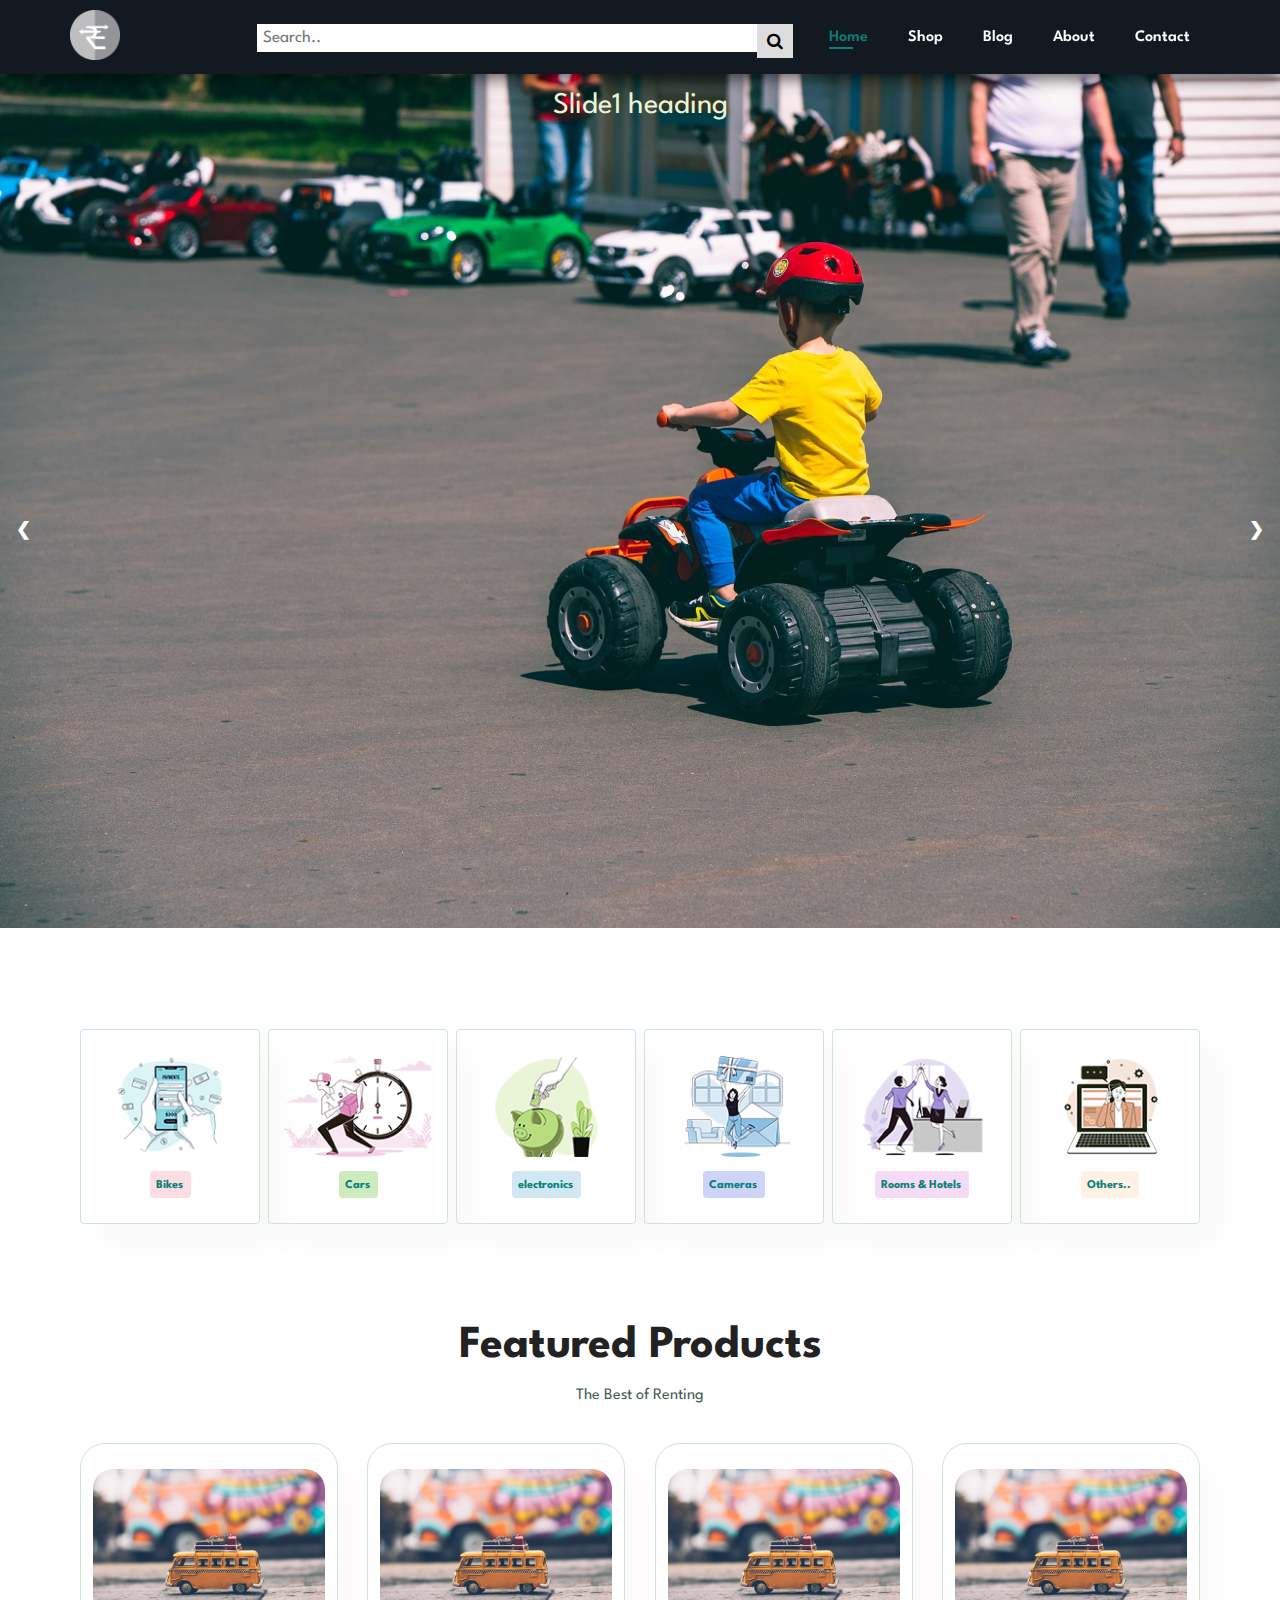
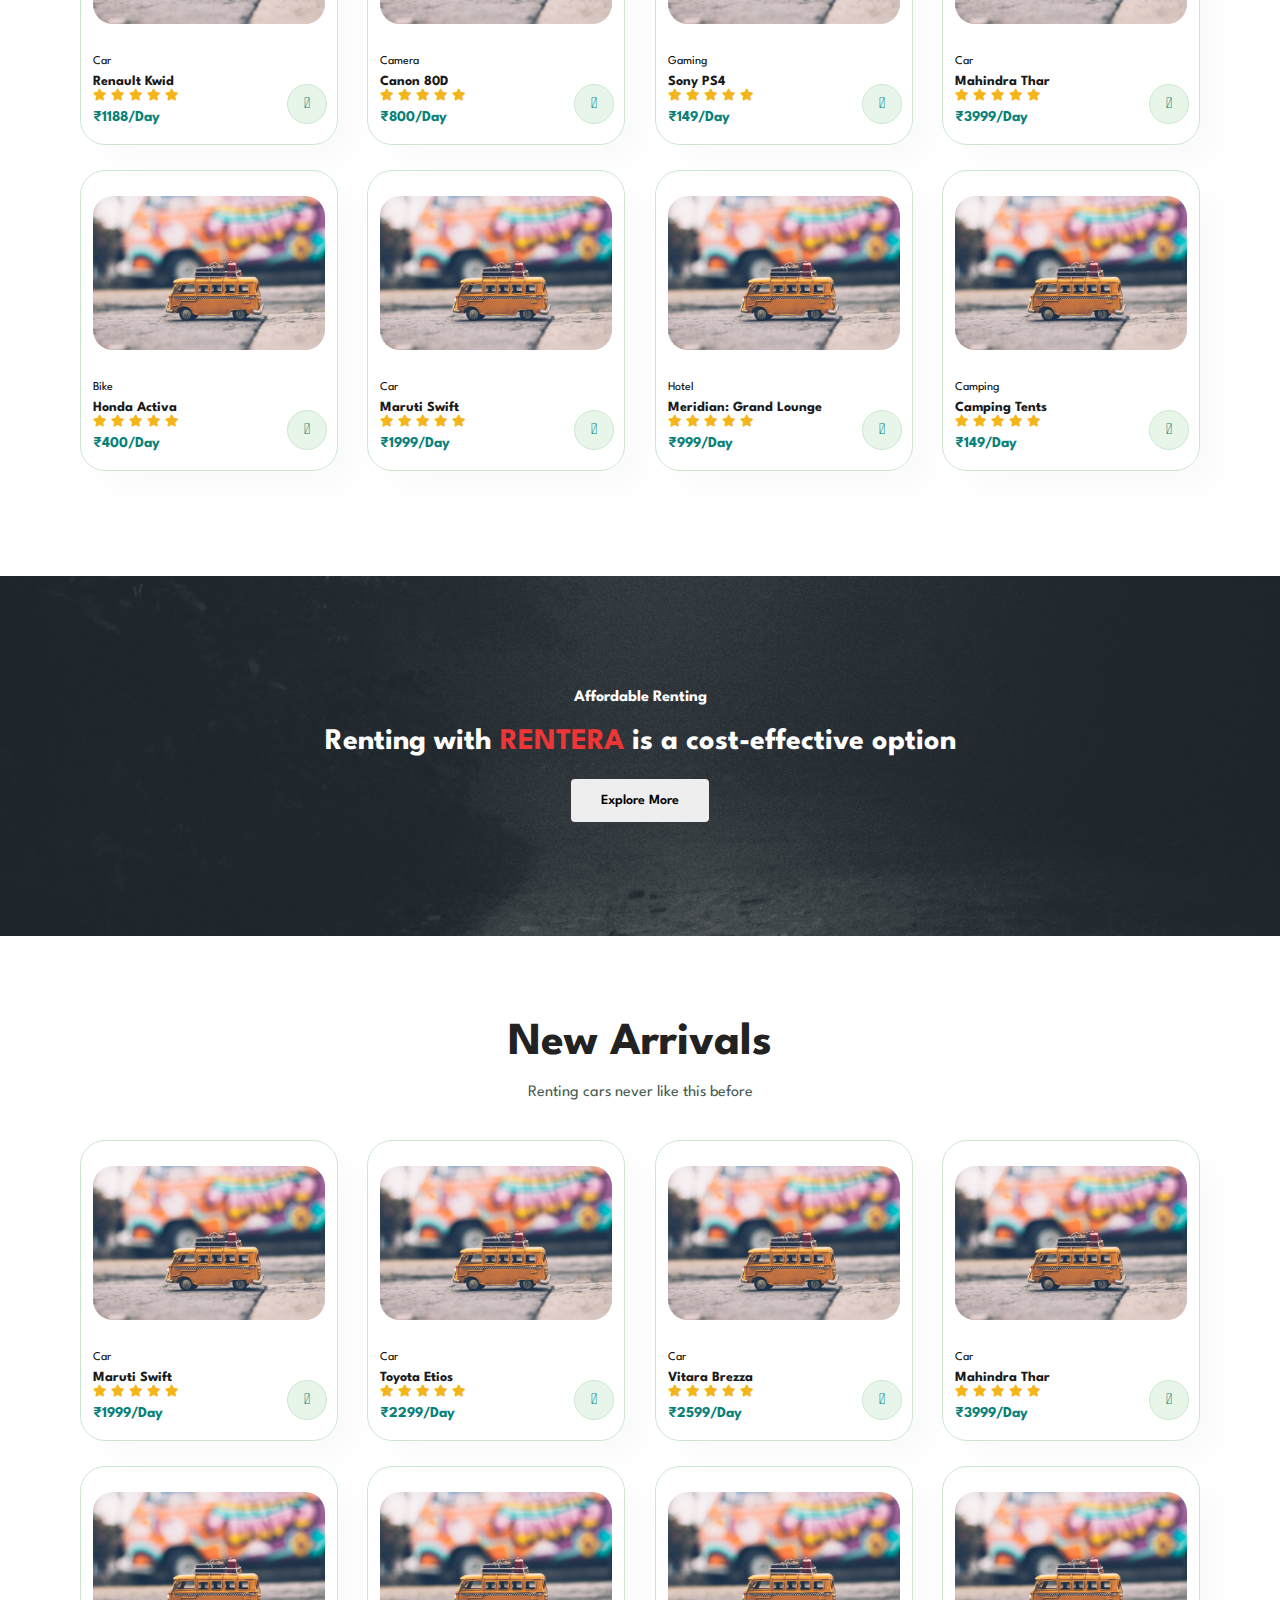
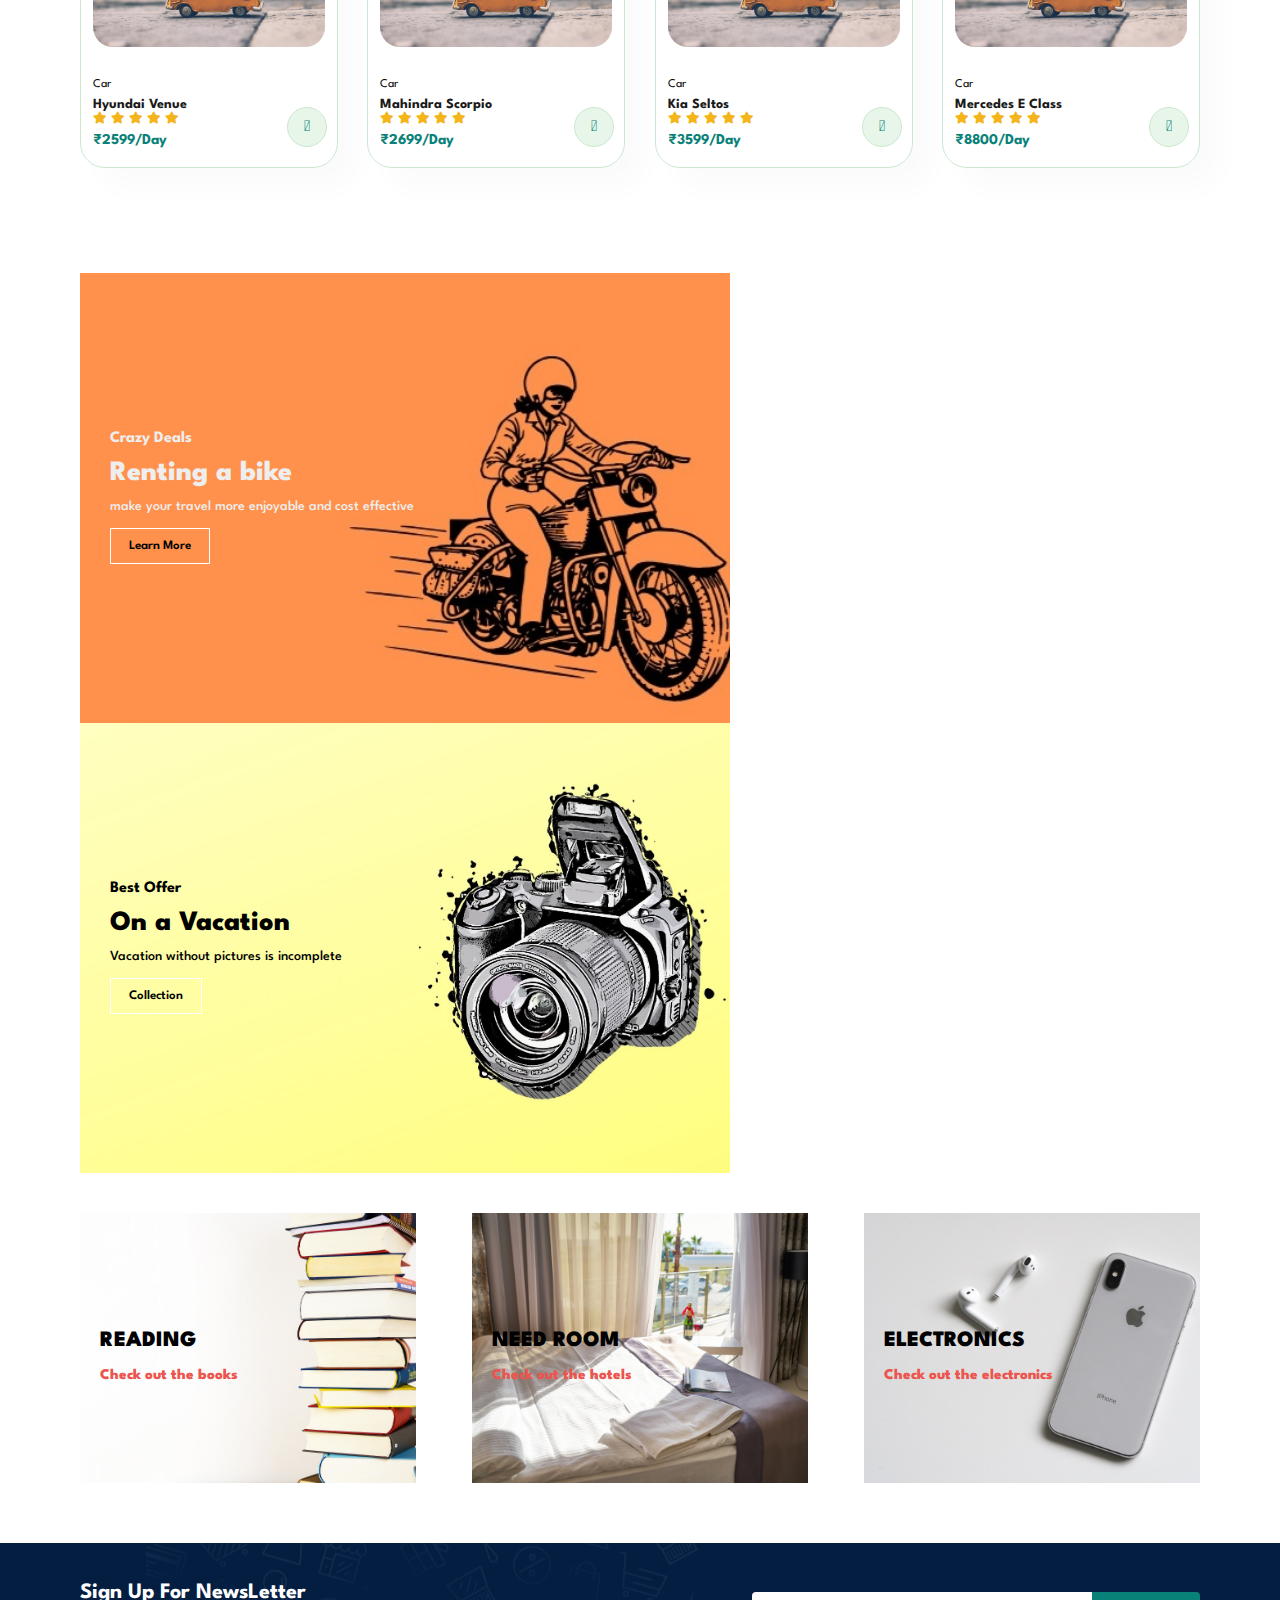
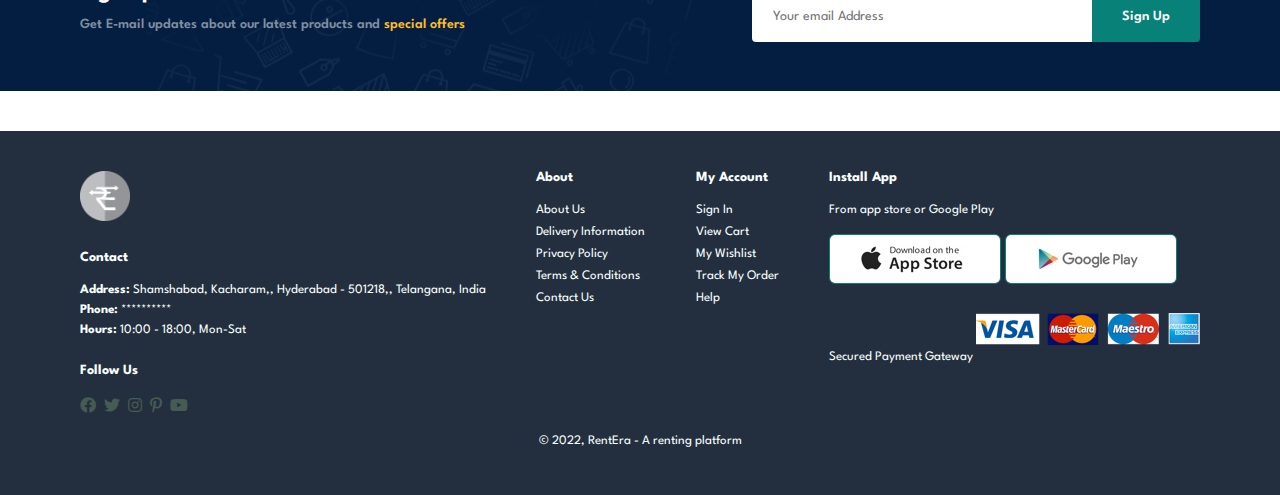
<file: index.html>
<!DOCTYPE html>
<html lang="en">

<head>
    <meta charset="UTF-8">
    <meta http-equiv="X-UA-Compatible" content="IE=edge">
    <meta name="viewport" content="width=device-width, initial-scale=1.0">
    <title>RentERA | Home</title>
    <link rel="icon" type="image/x-icon" href="img/logo/logo1.png">
    <link rel="stylesheet" href="style.css">
    <link rel="stylesheet" href="https://pro.fontawesome.com/releases/v5.10.0/css/all.css" />
    <link rel="stylesheet" href="https://cdnjs.cloudflare.com/ajax/libs/font-awesome/4.7.0/css/font-awesome.min.css">
</head>

<body>

    <section id="header">

        <a href="#"><img src="img/logo/logo1.png" alt="rentera" class="logo"></a>
        <div>
            <ul id="navbar">
                <div class="search-container" id="search-nav">
                    <input type="text" placeholder="Search.." name="search">
                    <button id="srcb" type="submit"><i class="fa fa-search"></i></button>
                </div>
                <li><a class="active" href="index.html">Home</a></li>
                <li><a href="shop.html">Shop</a></li>
                <li><a href="blog.html">Blog</a></li>
                <li><a href="about.html">About</a></li>
                <li><a href="contact.html">Contact</a></li>
                
                <a href="#" id="close"><i class="fal fa-times"></i></a>
                
            </ul>
        </div>
        <div id="mobile">
            <!--<div class="search-container">
                <input type="text" placeholder="Search.." name="search" id="search-nav-mobile">
                <button type="submit" id="search-button-nav"><i class="fa fa-search"></i></button>
            </div>-->
            <a href="cart.html"><i class="fal fa-shopping-cart"></i></a>
            <i id="bar" class="fas fa-outdent"></i>
        </div>
        
    </section>
    <section id="header-search">

        <div class="search-container">
                <input type="text" placeholder="Search.." name="search" id="search-nav-mobile">
                <button type="submit" id="search-button-nav"><i class="fa fa-search"></i></button>
            </div>
        
    </section>

    <!--<section id="hero">
        <h4>Trade in Offer</h4>
        <h2>Super Value Deals</h2>
        <h1>On all Products</h1>
        <p>Save More on Rentera...Happy Renting</p>
        <button>Rent Now</button>
    </section>-->
    <div class="slidercontainer">  
        <div class="showSlide fade">  
            <img src="img/hero/hero.jpg" />  
            <div class="content">Slide1 heading</div>  
        </div>  
        <div class="showSlide fade">  
            <img src="img/hero/hero.jpg" />  
            <div class="content">Slide2 heading</div>  
        </div>  
  
        <div class="showSlide fade">  
            <img src="img/hero/hero.jpg" />  
            <div class="content">Slide3 heading</div>  
        </div>  
        <div class="showSlide fade">  
            <img src="img/hero/hero.jpg" />  
            <div class="content">Slide4 heading</div>  
        </div>  
        <!-- Navigation arrows -->  
        <a class="left" onclick="nextSlide(-1)">❮</a>  
        <a class="right" onclick="nextSlide(1)">❯</a>  
    </div> 

    <section id="feature" class="section-p1">
        <div class="fe-box">
            <img src="img/features/f1.png" alt="feature">
            <h6>Bikes</h6>
        </div>
        <div class="fe-box">
            <img src="img/features/f2.png" alt="feature">
            <h6>Cars</h6>
        </div>
        <div class="fe-box">
            <img src="img/features/f3.png" alt="feature">
            <h6>electronics</h6>
        </div>
        <div class="fe-box">
            <img src="img/features/f4.png" alt="feature">
            <h6>Cameras</h6>
        </div>
        <div class="fe-box">
            <img src="img/features/f5.png" alt="feature">
            <h6>Rooms & Hotels</h6>
        </div>
        <div class="fe-box">
            <img src="img/features/f6.png" alt="feature">
            <h6>Others..</h6>
        </div>
    </section>

    <section id="product1" class="section-p1">
        <h2>Featured Products</h2>
        <p>The Best of Renting</p>
        <div class="pro-container">
            <div class="pro">
                <img src="img/products/f1.jpg" alt="">
                <div class="des">
                    <span>Car</span>
                    <h5>Renault Kwid</h5>
                    <div class="star">
                        <i class="fas fa-star"></i>
                        <i class="fas fa-star"></i>
                        <i class="fas fa-star"></i>
                        <i class="fas fa-star"></i>
                        <i class="fas fa-star"></i>
                    </div>
                    <h4>₹1188/Day</h4>
                </div>
                <a href="sproduct.html"><i class="fal fa-shopping-cart cart"></i></a>
            </div>
            <div class="pro">
                <img src="img/products/f1.jpg" alt="">
                <div class="des">
                    <span>Camera</span>
                    <h5>Canon 80D</h5>
                    <div class="star">
                        <i class="fas fa-star"></i>
                        <i class="fas fa-star"></i>
                        <i class="fas fa-star"></i>
                        <i class="fas fa-star"></i>
                        <i class="fas fa-star"></i>
                    </div>
                    <h4>₹800/Day</h4>
                </div>
                <a href="sproduct.html"><i class="fal fa-shopping-cart cart"></i></a>
            </div>
            <div class="pro">
                <img src="img/products/f1.jpg" alt="">
                <div class="des">
                    <span>Gaming</span>
                    <h5>Sony PS4</h5>
                    <div class="star">
                        <i class="fas fa-star"></i>
                        <i class="fas fa-star"></i>
                        <i class="fas fa-star"></i>
                        <i class="fas fa-star"></i>
                        <i class="fas fa-star"></i>
                    </div>
                    <h4>₹149/Day</h4>
                </div>
                <a href="sproduct.html"><i class="fal fa-shopping-cart cart"></i></a>
            </div>
            <div class="pro">
                <img src="img/products/f1.jpg" alt="">
                <div class="des">
                    <span>Car</span>
                    <h5>Mahindra Thar</h5>
                    <div class="star">
                        <i class="fas fa-star"></i>
                        <i class="fas fa-star"></i>
                        <i class="fas fa-star"></i>
                        <i class="fas fa-star"></i>
                        <i class="fas fa-star"></i>
                    </div>
                    <h4>₹3999/Day</h4>
                </div>
                <a href="sproduct.html"><i class="fal fa-shopping-cart cart"></i></a>
            </div>
            <div class="pro">
                <img src="img/products/f1.jpg" alt="">
                <div class="des">
                    <span>Bike</span>
                    <h5>Honda Activa</h5>
                    <div class="star">
                        <i class="fas fa-star"></i>
                        <i class="fas fa-star"></i>
                        <i class="fas fa-star"></i>
                        <i class="fas fa-star"></i>
                        <i class="fas fa-star"></i>
                    </div>
                    <h4>₹400/Day</h4>
                </div>
                <a href="sproduct.html"><i class="fal fa-shopping-cart cart"></i></a>
            </div>
            <div class="pro">
                <img src="img/products/f1.jpg" alt="">
                <div class="des">
                    <span>Car</span>
                    <h5>Maruti Swift</h5>
                    <div class="star">
                        <i class="fas fa-star"></i>
                        <i class="fas fa-star"></i>
                        <i class="fas fa-star"></i>
                        <i class="fas fa-star"></i>
                        <i class="fas fa-star"></i>
                    </div>
                    <h4>₹1999/Day</h4>
                </div>
                <a href="sproduct.html"><i class="fal fa-shopping-cart cart"></i></a>
            </div>
            <div class="pro">
                <img src="img/products/f1.jpg" alt="">
                <div class="des">
                    <span>Hotel</span>
                    <h5>Meridian: Grand Lounge</h5>
                    <div class="star">
                        <i class="fas fa-star"></i>
                        <i class="fas fa-star"></i>
                        <i class="fas fa-star"></i>
                        <i class="fas fa-star"></i>
                        <i class="fas fa-star"></i>
                    </div>
                    <h4>₹999/Day</h4>
                </div>
                <a href="sproduct.html"><i class="fal fa-shopping-cart cart"></i></a>
            </div>
            <div class="pro">
                <img src="img/products/f1.jpg" alt="">
                <div class="des">
                    <span>Camping</span>
                    <h5>Camping Tents</h5>
                    <div class="star">
                        <i class="fas fa-star"></i>
                        <i class="fas fa-star"></i>
                        <i class="fas fa-star"></i>
                        <i class="fas fa-star"></i>
                        <i class="fas fa-star"></i>
                    </div>
                    <h4>₹149/Day</h4>
                </div>
                <a href="sproduct.html"><i class="fal fa-shopping-cart cart"></i></a>
            </div>
        </div>
    </section>

    <section id="banner" class="section-m1">
        <h4>Affordable Renting</h4>
        <h2>Renting with <span>RENTERA</span> is a cost-effective option</h2>
        <button class="normal"><a href="shop.html">Explore More</a></button>
    </section>

    <section id="product1" class="section-p1">
        <h2>New Arrivals</h2>
        <p>Renting cars never like this before</p>
        <div class="pro-container">
            <div class="pro">
                <img src="img/products/f1.jpg" alt="">
                <div class="des">
                    <span>Car</span>
                    <h5>Maruti Swift</h5>
                    <div class="star">
                        <i class="fas fa-star"></i>
                        <i class="fas fa-star"></i>
                        <i class="fas fa-star"></i>
                        <i class="fas fa-star"></i>
                        <i class="fas fa-star"></i>
                    </div>
                    <h4>₹1999/Day</h4>
                </div>
                <a href="sproduct.html"><i class="fal fa-shopping-cart cart"></i></a>
            </div>
            <div class="pro">
                <img src="img/products/f1.jpg" alt="">
                <div class="des">
                    <span>Car</span>
                    <h5>Toyota Etios</h5>
                    <div class="star">
                        <i class="fas fa-star"></i>
                        <i class="fas fa-star"></i>
                        <i class="fas fa-star"></i>
                        <i class="fas fa-star"></i>
                        <i class="fas fa-star"></i>
                    </div>
                    <h4>₹2299/Day</h4>
                </div>
                <a href="sproduct.html"><i class="fal fa-shopping-cart cart"></i></a>
            </div>
            <div class="pro">
                <img src="img/products/f1.jpg" alt="">
                <div class="des">
                    <span>Car</span>
                    <h5>Vitara Brezza</h5>
                    <div class="star">
                        <i class="fas fa-star"></i>
                        <i class="fas fa-star"></i>
                        <i class="fas fa-star"></i>
                        <i class="fas fa-star"></i>
                        <i class="fas fa-star"></i>
                    </div>
                    <h4>₹2599/Day</h4>
                </div>
                <a href="sproduct.html"><i class="fal fa-shopping-cart cart"></i></a>
            </div>
            <div class="pro">
                <img src="img/products/f1.jpg" alt="">
                <div class="des">
                    <span>Car</span>
                    <h5>Mahindra Thar</h5>
                    <div class="star">
                        <i class="fas fa-star"></i>
                        <i class="fas fa-star"></i>
                        <i class="fas fa-star"></i>
                        <i class="fas fa-star"></i>
                        <i class="fas fa-star"></i>
                    </div>
                    <h4>₹3999/Day</h4>
                </div>
                <a href="sproduct.html"><i class="fal fa-shopping-cart cart"></i></a>
            </div>
            <div class="pro">
                <img src="img/products/f1.jpg" alt="">
                <div class="des">
                    <span>Car</span>
                    <h5>Hyundai Venue</h5>
                    <div class="star">
                        <i class="fas fa-star"></i>
                        <i class="fas fa-star"></i>
                        <i class="fas fa-star"></i>
                        <i class="fas fa-star"></i>
                        <i class="fas fa-star"></i>
                    </div>
                    <h4>₹2599/Day</h4>
                </div>
                <a href="sproduct.html"><i class="fal fa-shopping-cart cart"></i></a>
            </div>
            <div class="pro">
                <img src="img/products/f1.jpg" alt="">
                <div class="des">
                    <span>Car</span>
                    <h5>Mahindra Scorpio</h5>
                    <div class="star">
                        <i class="fas fa-star"></i>
                        <i class="fas fa-star"></i>
                        <i class="fas fa-star"></i>
                        <i class="fas fa-star"></i>
                        <i class="fas fa-star"></i>
                    </div>
                    <h4>₹2699/Day</h4>
                </div>
                <a href="sproduct.html"><i class="fal fa-shopping-cart cart"></i></a>
            </div>
            <div class="pro">
                <img src="img/products/f1.jpg" alt="">
                <div class="des">
                    <span>Car</span>
                    <h5>Kia Seltos</h5>
                    <div class="star">
                        <i class="fas fa-star"></i>
                        <i class="fas fa-star"></i>
                        <i class="fas fa-star"></i>
                        <i class="fas fa-star"></i>
                        <i class="fas fa-star"></i>
                    </div>
                    <h4>₹3599/Day</h4>
                </div>
                <a href="sproduct.html"><i class="fal fa-shopping-cart cart"></i></a>
            </div>
            <div class="pro">
                <img src="img/products/f1.jpg" alt="">
                <div class="des">
                    <span>Car</span>
                    <h5>Mercedes E Class</h5>
                    <div class="star">
                        <i class="fas fa-star"></i>
                        <i class="fas fa-star"></i>
                        <i class="fas fa-star"></i>
                        <i class="fas fa-star"></i>
                        <i class="fas fa-star"></i>
                    </div>
                    <h4>₹8800/Day</h4>
                </div>
                <a href="sproduct.html"><i class="fal fa-shopping-cart cart"></i></a>
            </div>
        </div>
    </section>


    <section id="sm-banner" class="section-p1">
        <div class="banner-box">
            <h4>Crazy Deals</h4>
            <h2>Renting a bike</h2>
            <span>make your travel more enjoyable and cost effective</span>
            <button class="white"><a href="shop.html">Learn More</a></button>
        </div>
        <div class="banner-box banner-box2">
            <h4>Best Offer</h4>
            <h2>On a Vacation</h2>
            <span>Vacation without pictures is incomplete</span>
            <button class="white"><a href="shop.html">Collection</a></button>
        </div>
    </section>

    <section id="banner3">
        <div class="banner-box">
            <h2>READING</h2>
            <h3>Check out the books</h3>
        </div>
        <div class="banner-box banner-box2">
            <h2>NEED ROOM</h2>
            <h3>Check out the hotels</h3>
        </div>
        <div class="banner-box banner-box3">
            <h2>ELECTRONICS</h2>
            <h3>Check out the electronics</h3>
        </div>
    </section>

    <section id="newsletter" class="section-p1 section-m1">
        <div class="newstext">
            <h4>Sign Up For NewsLetter</h4>
            <p>Get E-mail updates about our latest products and <span>special offers</span></p>
        </div>
        <div class="form">
            <input type="text" placeholder="Your email Address">
            <button class="normal">Sign Up</button>
        </div>
    </section>

    <footer class="section-p1">
        <div class="col">
            <img class="logo" src="img/logo/logo1.png" alt="rentera">
            <h4>Contact</h4>
            <p> <strong>Address:</strong> Shamshabad, Kacharam,, Hyderabad - 501218,, Telangana, India</p>
            <p> <strong>Phone:</strong> **********</p>
            <p> <strong>Hours:</strong> 10:00 - 18:00, Mon-Sat</p>
            <div class="follow">
                <h4>Follow Us</h4>
                <div class="icon">
                    <i class="fab fa-facebook-f"></i>
                    <i class="fab fa-twitter"></i>
                    <i class="fab fa-instagram"></i>
                    <i class="fab fa-pinterest-p"></i>
                    <i class="fab fa-youtube"></i>
                </div>
            </div>
        </div>

        <div class="col">
            <h4>About</h4>
            <a href="about.html">About Us</a>
            <a href="#">Delivery Information</a>
            <a href="#">Privacy Policy</a>
            <a href="#">Terms & Conditions</a>
            <a href="contact.html">Contact Us</a>
        </div>

        <div class="col">
            <h4>My Account</h4>
            <a href="#">Sign In</a>
            <a href="#">View Cart</a>
            <a href="#">My Wishlist</a>
            <a href="#">Track My Order</a>
            <a href="#">Help</a>
        </div>

        <div class="col install">
            <h4>Install App</h4>
            <p>From app store or Google Play</p>
            <div class="row">
                <img src="img/pay/app.jpg" alt="">
                <img src="img/pay/play.jpg" alt="">
            </div>
            <p>Secured Payment Gateway
                <img src="img/pay/pay.png" alt="">
            </p>
        </div>
        <div class="copyright">
            <p>© 2022, RentEra - A renting platform</p>
        </div>
    </footer>


    <script src="script.js"></script>
    <script>
        var slide_index = 1;  
        displaySlides(slide_index);  
  
        function nextSlide(n) {  
            displaySlides(slide_index += n);  
        }  
  
        function currentSlide(n) {  
            displaySlides(slide_index = n);  
        }  
  
        function displaySlides(n) {  
            var i;  
            var slides = document.getElementsByClassName("showSlide");  
            if (n > slides.length) { slide_index = 1 }  
            if (n < 1) { slide_index = slides.length }  
            for (i = 0; i < slides.length; i++) {  
                slides[i].style.display = "none";  
            }  
            slides[slide_index - 1].style.display = "block";  
        } 
    </script>
</body>

</html>
</file>
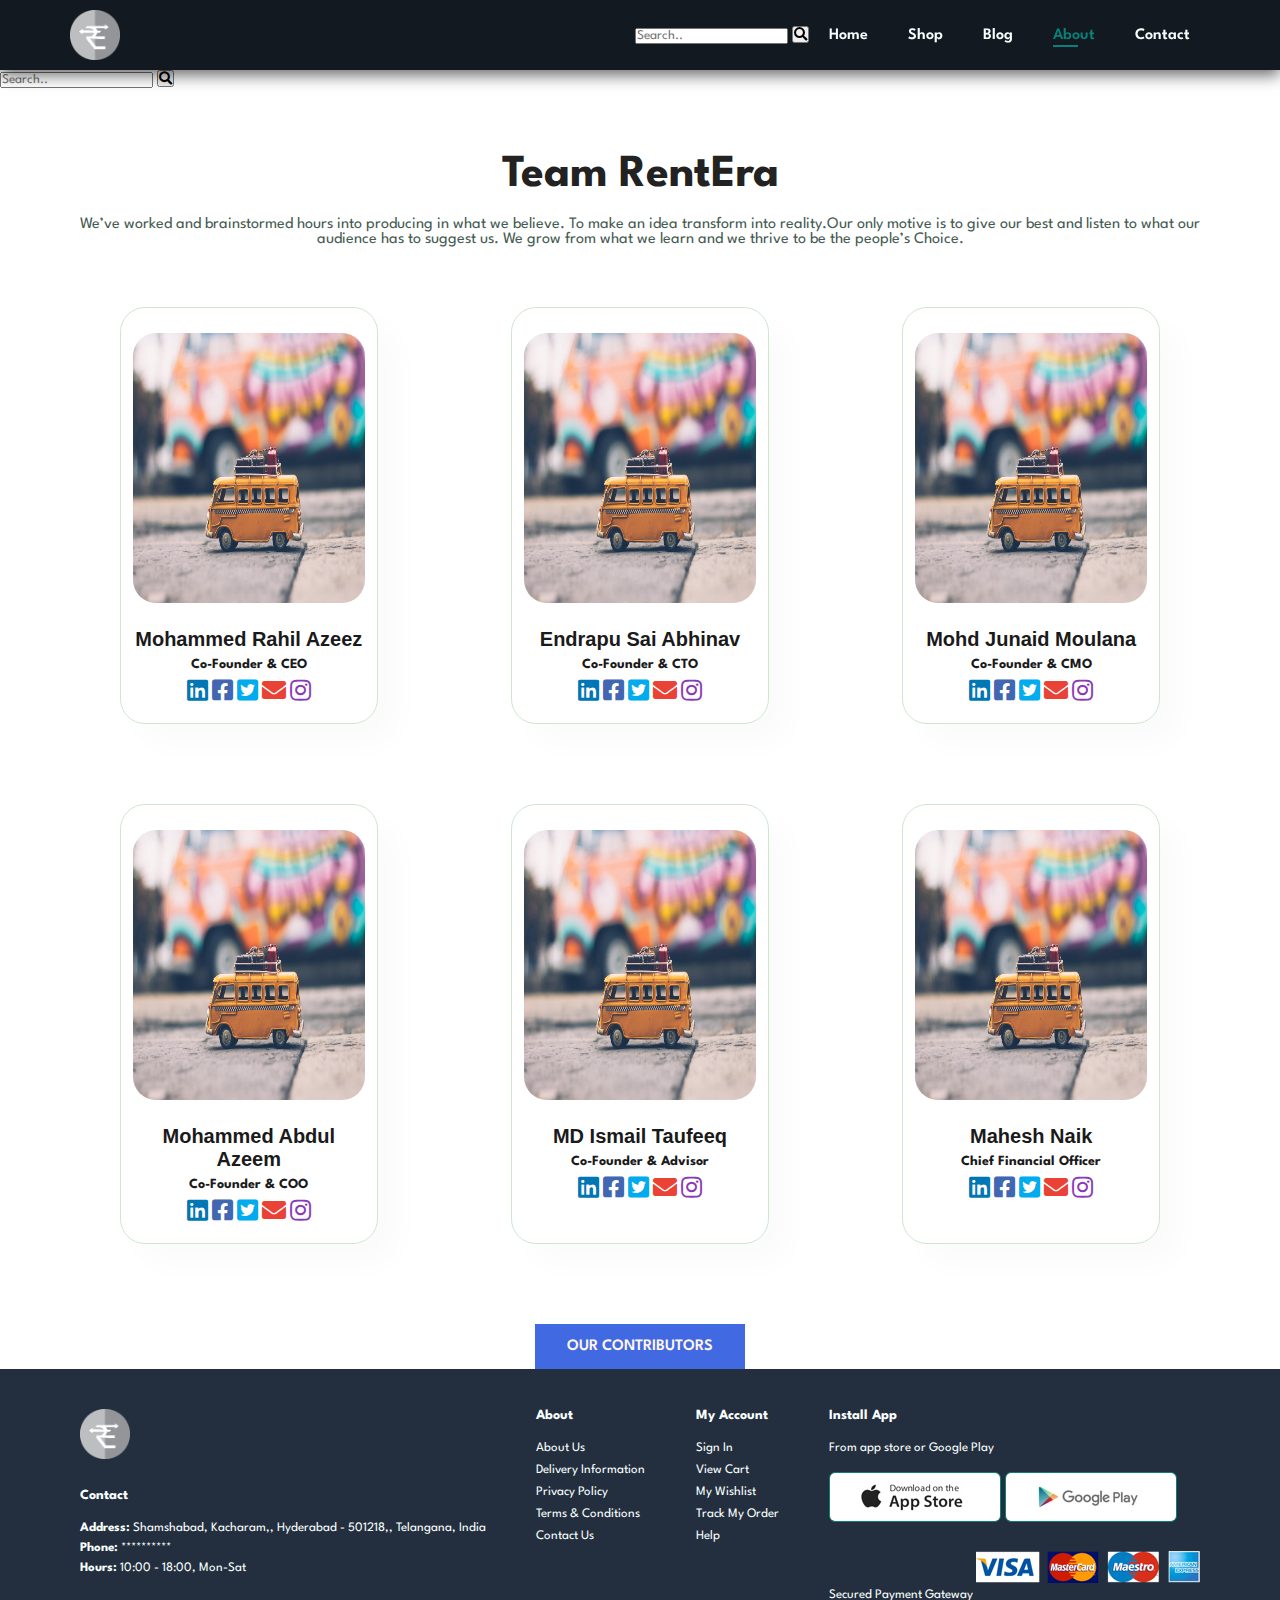
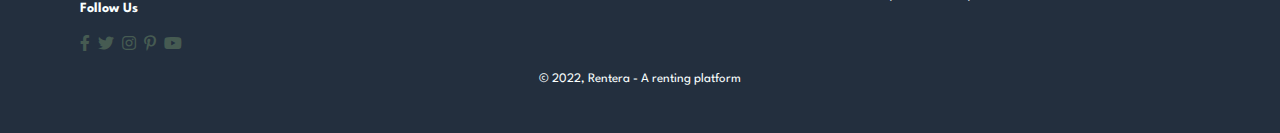
<file: about.html>
<html>
<head>
    
    <meta charset="UTF-8">
    <meta http-equiv="X-UA-Compatible" content="IE=edge">
    <title>RentERA | AboutUs</title>
    <link rel="icon" type="image/x-icon" href="img/logo/logo1.png">
    <link href="about.css" rel="stylesheet">
    <meta name="viewport" content="width=device-width, initial-scale=1">
    <link rel="stylesheet" href="https://pro.fontawesome.com/releases/v5.10.0/css/all.css" />
</head>

<body>
<!--NAVBAR SECTION-->
<section id="header">

    <a href="#"><img src="img/logo/logo1.png" alt="rentera" class="logo"></a>
    <div>
        <ul id="navbar">
            <div class="search-container" id="search-nav">
                <input type="text" placeholder="Search.." name="search">
                <button id="srcb" type="submit"><i class="fa fa-search"></i></button>
            </div>
            <li><a  href="index.html">Home</a></li>
            <li><a href="shop.html">Shop</a></li>
            <li><a href="blog.html">Blog</a></li>
            <li><a class="active" href="about.html">About</a></li>
            <li><a href="contact.html">Contact</a></li>
            
            <a href="#" id="close"><i class="fal fa-times"></i></a>
            
        </ul>
    </div>
    <div id="mobile">
        <!--<div class="search-container">
            <input type="text" placeholder="Search.." name="search" id="search-nav-mobile">
            <button type="submit" id="search-button-nav"><i class="fa fa-search"></i></button>
        </div>-->
        <a href="cart.html"><i class="fal fa-shopping-cart"></i></a>
        <i id="bar" class="fas fa-outdent"></i>
    </div>
    
</section>
<section id="header-search">

    <div class="search-container">
            <input type="text" placeholder="Search.." name="search" id="search-nav-mobile">
            <button type="submit" id="search-button-nav"><i class="fa fa-search"></i></button>
        </div>
    
</section>    

<!--TEAM SECTION-->
    <section id="product1" class="section-p1">
        <h2>Team RentEra</h2>
        <p>We’ve worked and brainstormed hours into producing in what we believe. 
            To make an idea transform into reality.Our only motive is to give our best and listen to what our audience has to suggest us.
            We grow from what we learn and we thrive to be the people’s Choice.</p>
        <div class="pro-container">
            <div class="pro">
                <img src="img/products/f1.jpg" alt="">
                <div class="des">
                    <span>Mohammed Rahil Azeez</span>
                    <h5>Co-Founder & CEO</h5>
                    <div class="star">
                        <i class="fab fa-linkedin" style="color:#0077b5"></i>
                        <i class="fab fa-facebook-square" style="color:#4267B2"></i>
                        <i class="fab fa-twitter-square" style="color:#00acee"></i>
                        <i class="fas fa-envelope" style="color:#EA4335" ></i>
                        <i class="fab fa-instagram" style="color:#8a3ab9"></i>
                    </div>
                </div>
            </div>
            <div class="pro">
                <img src="img/products/f1.jpg" alt="">
                <div class="des">
                    <span>Endrapu Sai Abhinav</span>
                    <h5>Co-Founder & CTO</h5>
                    <div class="star">
                        <i class="fab fa-linkedin" style="color:#0077b5"></i>
                        <i class="fab fa-facebook-square" style="color:#4267B2"></i>
                        <i class="fab fa-twitter-square" style="color:#00acee"></i>
                        <i class="fas fa-envelope" style="color:#EA4335" ></i>
                        <i class="fab fa-instagram" style="color:#8a3ab9"></i>
                    </div>
                </div>
            </div>
            <div class="pro">
                <img src="img/products/f1.jpg" alt="">
                <div class="des">
                    <span>Mohd Junaid Moulana</span>
                    <h5>Co-Founder & CMO</h5>
                    <div class="star">
                        <i class="fab fa-linkedin" style="color:#0077b5"></i>
                        <i class="fab fa-facebook-square" style="color:#4267B2"></i>
                        <i class="fab fa-twitter-square" style="color:#00acee"></i>
                        <i class="fas fa-envelope" style="color:#EA4335" ></i>
                        <i class="fab fa-instagram" style="color:#8a3ab9"></i>
                    </div>
                </div>
            </div>
            <div class="pro">
                <img src="img/products/f1.jpg" alt="">
                <div class="des">
                    <span>Mohammed Abdul Azeem</span>
                    <h5>Co-Founder & COO</h5>
                    <div class="star">
                        <i class="fab fa-linkedin" style="color:#0077b5"></i>
                        <i class="fab fa-facebook-square" style="color:#4267B2"></i>
                        <i class="fab fa-twitter-square" style="color:#00acee"></i>
                        <i class="fas fa-envelope" style="color:#EA4335" ></i>
                        <i class="fab fa-instagram" style="color:#8a3ab9"></i>
                    </div>
                </div>
            </div>
            <div class="pro">
                <img src="img/products/f1.jpg" alt="">
                <div class="des">
                    <span>MD Ismail Taufeeq</span>
                    <h5>Co-Founder & Advisor</h5>
                    <div class="star">
                        <i class="fab fa-linkedin" style="color:#0077b5"></i>
                        <i class="fab fa-facebook-square" style="color:#4267B2"></i>
                        <i class="fab fa-twitter-square" style="color:#00acee"></i>
                        <i class="fas fa-envelope" style="color:#EA4335" ></i>
                        <i class="fab fa-instagram" style="color:#8a3ab9"></i>
                    </div>
                </div>
            </div>
            <div class="pro">
                <img src="img/products/f1.jpg" alt="">
                <div class="des">
                    <span>Mahesh Naik</span>
                    <h5>Chief Financial Officer</h5>
                    <div class="star">
                        <i class="fab fa-linkedin" style="color:#0077b5"></i>
                        <i class="fab fa-facebook-square" style="color:#4267B2"></i>
                        <i class="fab fa-twitter-square" style="color:#00acee"></i>
                        <i class="fas fa-envelope" style="color:#EA4335" ></i>
                        <i class="fab fa-instagram" style="color:#8a3ab9"></i>
                    </div>
                </div>
            </div>
            
        </div>
    </section>
<!--CONTRIBUTORS SECTION-->
    <center><button class="btn" id = "btn-contrib" type="button">OUR  CONTRIBUTORS</button></center>    
    <section id="Contibutor" class="section-p1">
        <h2>RentEra Family</h2>
        <br><br><br>
        <div class="pro-container">
            <div class="pro">
                <a href="managers.html"><img src="t1.jpg" alt=""></a>
            </div>
            <div class="pro">
                <a href="webmasters.html"><img src="t2.jpg" alt=""></a>
                
            </div>
            <div class="pro">
                <a href="marketteam.html"><img src="t3.jpg" alt=""></a>
               
            </div>
            <div class="pro">
                <a href="operations.html"><img src="t4.jpg" alt=""></a>
            </div>
            
        </div>
    </section>
<!--FOOTER SECTION-->
    <footer class="section-p1">
        <div class="col">
            <img class="logo" src="img/logo/logo1.png" alt="rentera">
            <h4>Contact</h4>
            <p> <strong>Address:</strong> Shamshabad, Kacharam,, Hyderabad - 501218,, Telangana, India</p>
            <p> <strong>Phone:</strong> **********</p>
            <p> <strong>Hours:</strong> 10:00 - 18:00, Mon-Sat</p>
            <div class="follow">
                <h4>Follow Us</h4>
                <div class="icon">
                    <i class="fab fa-facebook-f"></i>
                    <i class="fab fa-twitter"></i>
                    <i class="fab fa-instagram"></i>
                    <i class="fab fa-pinterest-p"></i>
                    <i class="fab fa-youtube"></i>
                </div>
            </div>
        </div>

        <div class="col">
            <h4>About</h4>
            <a href="#">About Us</a>
            <a href="#">Delivery Information</a>
            <a href="#">Privacy Policy</a>
            <a href="#">Terms & Conditions</a>
            <a href="#">Contact Us</a>
        </div>

        <div class="col">
            <h4>My Account</h4>
            <a href="#">Sign In</a>
            <a href="#">View Cart</a>
            <a href="#">My Wishlist</a>
            <a href="#">Track My Order</a>
            <a href="#">Help</a>
        </div>

        <div class="col install">
            <h4>Install App</h4>
            <p>From app store or Google Play</p>
            <div class="row">
                <img src="img/pay/app.jpg" alt="">
                <img src="img/pay/play.jpg" alt="">
            </div>
            <p>Secured Payment Gateway
                <img src="img/pay/pay.png" alt="">
            </p>
        </div>
        <div class="copyright">
            <p>© 2022, Rentera - A renting platform</p>
        </div>
    </footer>


    <script src="script.js"></script>
</body>

</html>
</file>
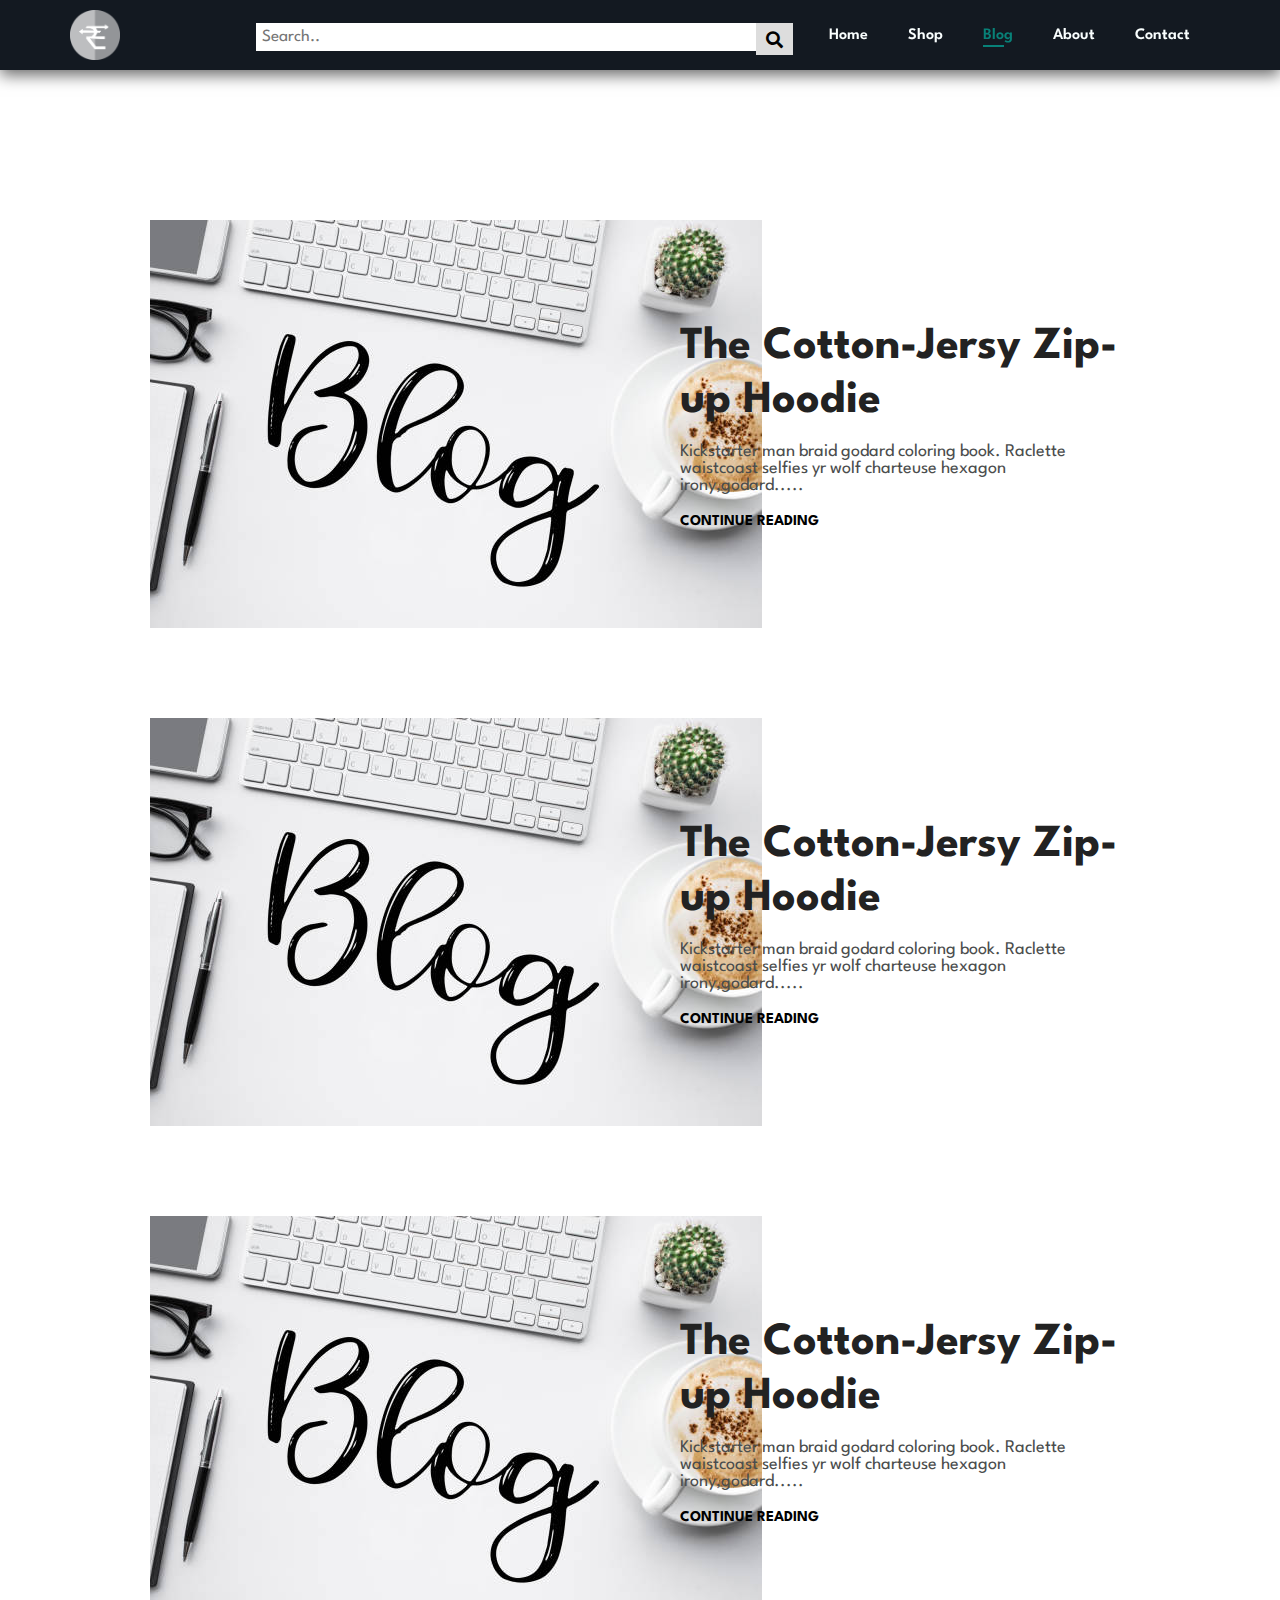
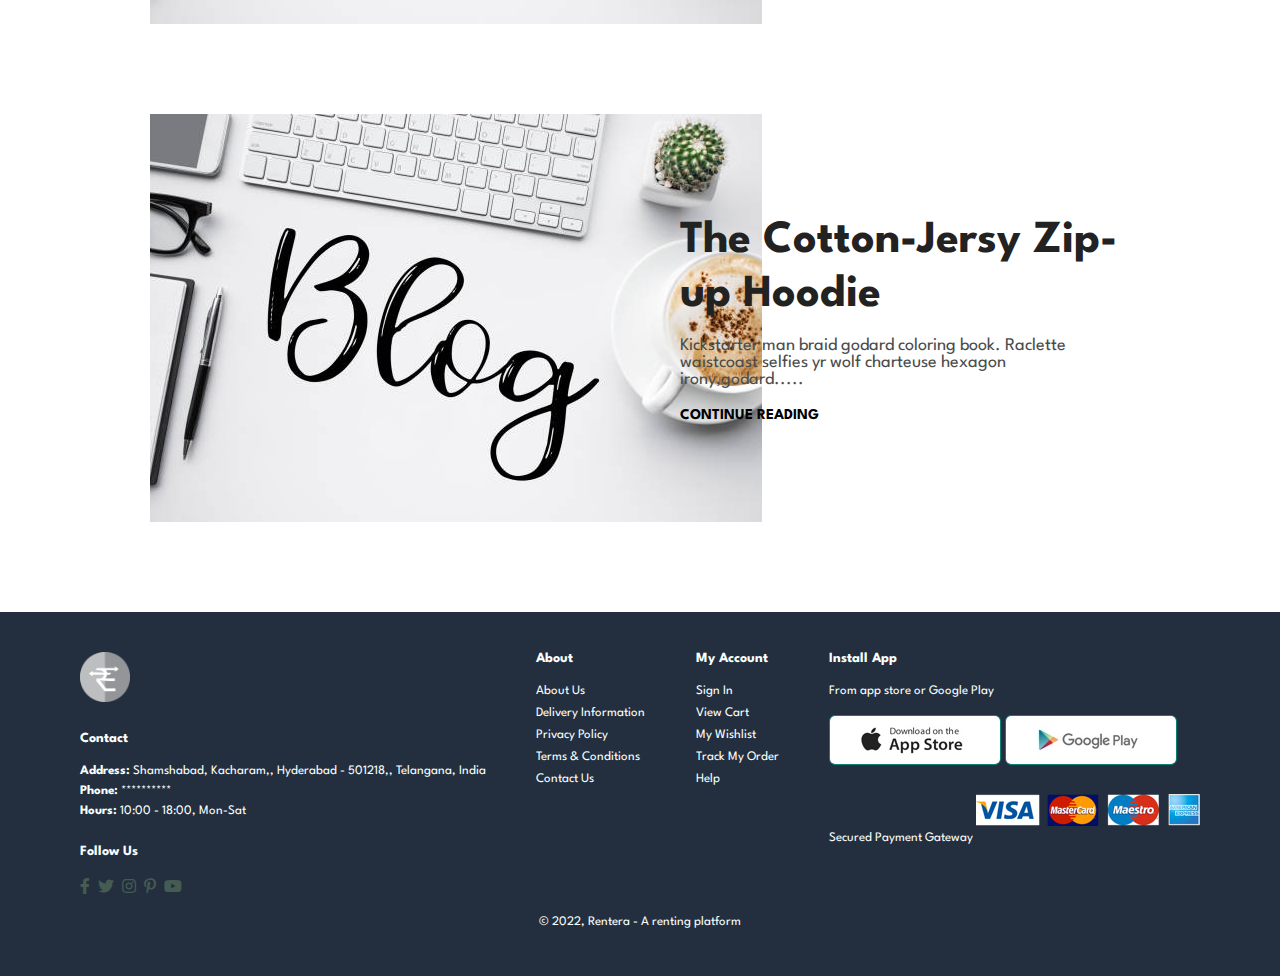
<file: blog.html>
<html>
<head>
    
    <meta charset="UTF-8">
    <meta http-equiv="X-UA-Compatible" content="IE=edge">
    <title>RentERA | Blog</title>
    <link rel="icon" type="image/x-icon" href="img/logo/logo1.png">
    <link href="style.css" rel="stylesheet">
    <link href="blog.css" rel="stylesheet">
    <meta name="viewport" content="width=device-width, initial-scale=1">
    <link rel="stylesheet" href="https://pro.fontawesome.com/releases/v5.10.0/css/all.css" />
</head>

<body>
    <section id="header">

        <a href="#"><img src="img/logo/logo1.png" alt="rentera" class="logo"></a>
        <div>
            <ul id="navbar">
                <div class="search-container" id="search-nav">
                    <input type="text" placeholder="Search.." name="search">
                    <button id="srcb" type="submit"><i class="fa fa-search"></i></button>
                </div>
                <li><a  href="index.html">Home</a></li>
                <li><a href="shop.html">Shop</a></li>
                <li><a class="active" href="blog.html">Blog</a></li>
                <li><a href="about.html">About</a></li>
                <li><a href="contact.html">Contact</a></li>
                
                <a href="#" id="close"><i class="fal fa-times"></i></a>
                
            </ul>
        </div>
        <div id="mobile">
            <!--<div class="search-container">
                <input type="text" placeholder="Search.." name="search" id="search-nav-mobile">
                <button type="submit" id="search-button-nav"><i class="fa fa-search"></i></button>
            </div>-->
            <a href="cart.html"><i class="fal fa-shopping-cart"></i></a>
            <i id="bar" class="fas fa-outdent"></i>
        </div>
        
    </section>
    <section id="header-search">

        <div class="search-container">
                <input type="text" placeholder="Search.." name="search" id="search-nav-mobile">
                <button type="submit" id="search-button-nav"><i class="fa fa-search"></i></button>
            </div>
        
    </section>
    
    <section id="blog">
        <div class="blog-box">
            <div class="blog-img">
                <img src="img/blog.jpg" alt="">
            </div>
            <div class="blog-details">
                <h2>The Cotton-Jersy Zip-up Hoodie</h2>
                <p>Kickstarter man braid godard coloring book. Raclette waistcoast selfies yr wolf charteuse hexagon
                    irony,godard.....</p>
                <a href="#">Continue reading</a>
            </div>
        </div>
        <div class="blog-box">
            <div class="blog-img">
                <img src="img/blog.jpg" alt="">
            </div>
            <div class="blog-details">
                <h2>The Cotton-Jersy Zip-up Hoodie</h2>
                <p>Kickstarter man braid godard coloring book. Raclette waistcoast selfies yr wolf charteuse hexagon
                    irony,godard.....</p>
                <a href="#">Continue reading</a>
            </div>
        </div>
        <div class="blog-box">
            <div class="blog-img">
                <img src="img/blog.jpg" alt="">
            </div>
            <div class="blog-details">
                <h2>The Cotton-Jersy Zip-up Hoodie</h2>
                <p>Kickstarter man braid godard coloring book. Raclette waistcoast selfies yr wolf charteuse hexagon
                    irony,godard.....</p>
                <a href="#">Continue reading</a>
            </div>
        </div>
        <div class="blog-box">
            <div class="blog-img">
                <img src="img/blog.jpg" alt="">
            </div>
            <div class="blog-details">
                <h2>The Cotton-Jersy Zip-up Hoodie</h2>
                <p>Kickstarter man braid godard coloring book. Raclette waistcoast selfies yr wolf charteuse hexagon
                    irony,godard.....</p>
                <a href="#">Continue reading</a>
            </div>
        </div>

    </section>
    <footer class="section-p1">
        <div class="col">
            <img class="logo" src="img/logo/logo1.png" alt="rentera">
            <h4>Contact</h4>
            <p> <strong>Address:</strong> Shamshabad, Kacharam,, Hyderabad - 501218,, Telangana, India</p>
            <p> <strong>Phone:</strong> **********</p>
            <p> <strong>Hours:</strong> 10:00 - 18:00, Mon-Sat</p>
            <div class="follow">
                <h4>Follow Us</h4>
                <div class="icon">
                    <i class="fab fa-facebook-f"></i>
                    <i class="fab fa-twitter"></i>
                    <i class="fab fa-instagram"></i>
                    <i class="fab fa-pinterest-p"></i>
                    <i class="fab fa-youtube"></i>
                </div>
            </div>
        </div>

        <div class="col">
            <h4>About</h4>
            <a href="#">About Us</a>
            <a href="#">Delivery Information</a>
            <a href="#">Privacy Policy</a>
            <a href="#">Terms & Conditions</a>
            <a href="#">Contact Us</a>
        </div>

        <div class="col">
            <h4>My Account</h4>
            <a href="#">Sign In</a>
            <a href="#">View Cart</a>
            <a href="#">My Wishlist</a>
            <a href="#">Track My Order</a>
            <a href="#">Help</a>
        </div>

        <div class="col install">
            <h4>Install App</h4>
            <p>From app store or Google Play</p>
            <div class="row">
                <img src="img/pay/app.jpg" alt="">
                <img src="img/pay/play.jpg" alt="">
            </div>
            <p>Secured Payment Gateway
                <img src="img/pay/pay.png" alt="">
            </p>
        </div>
        <div class="copyright">
            <p>© 2022, Rentera - A renting platform</p>
        </div>
    </footer>
</body>

<script src="script.js"></script>

</html>
</file>
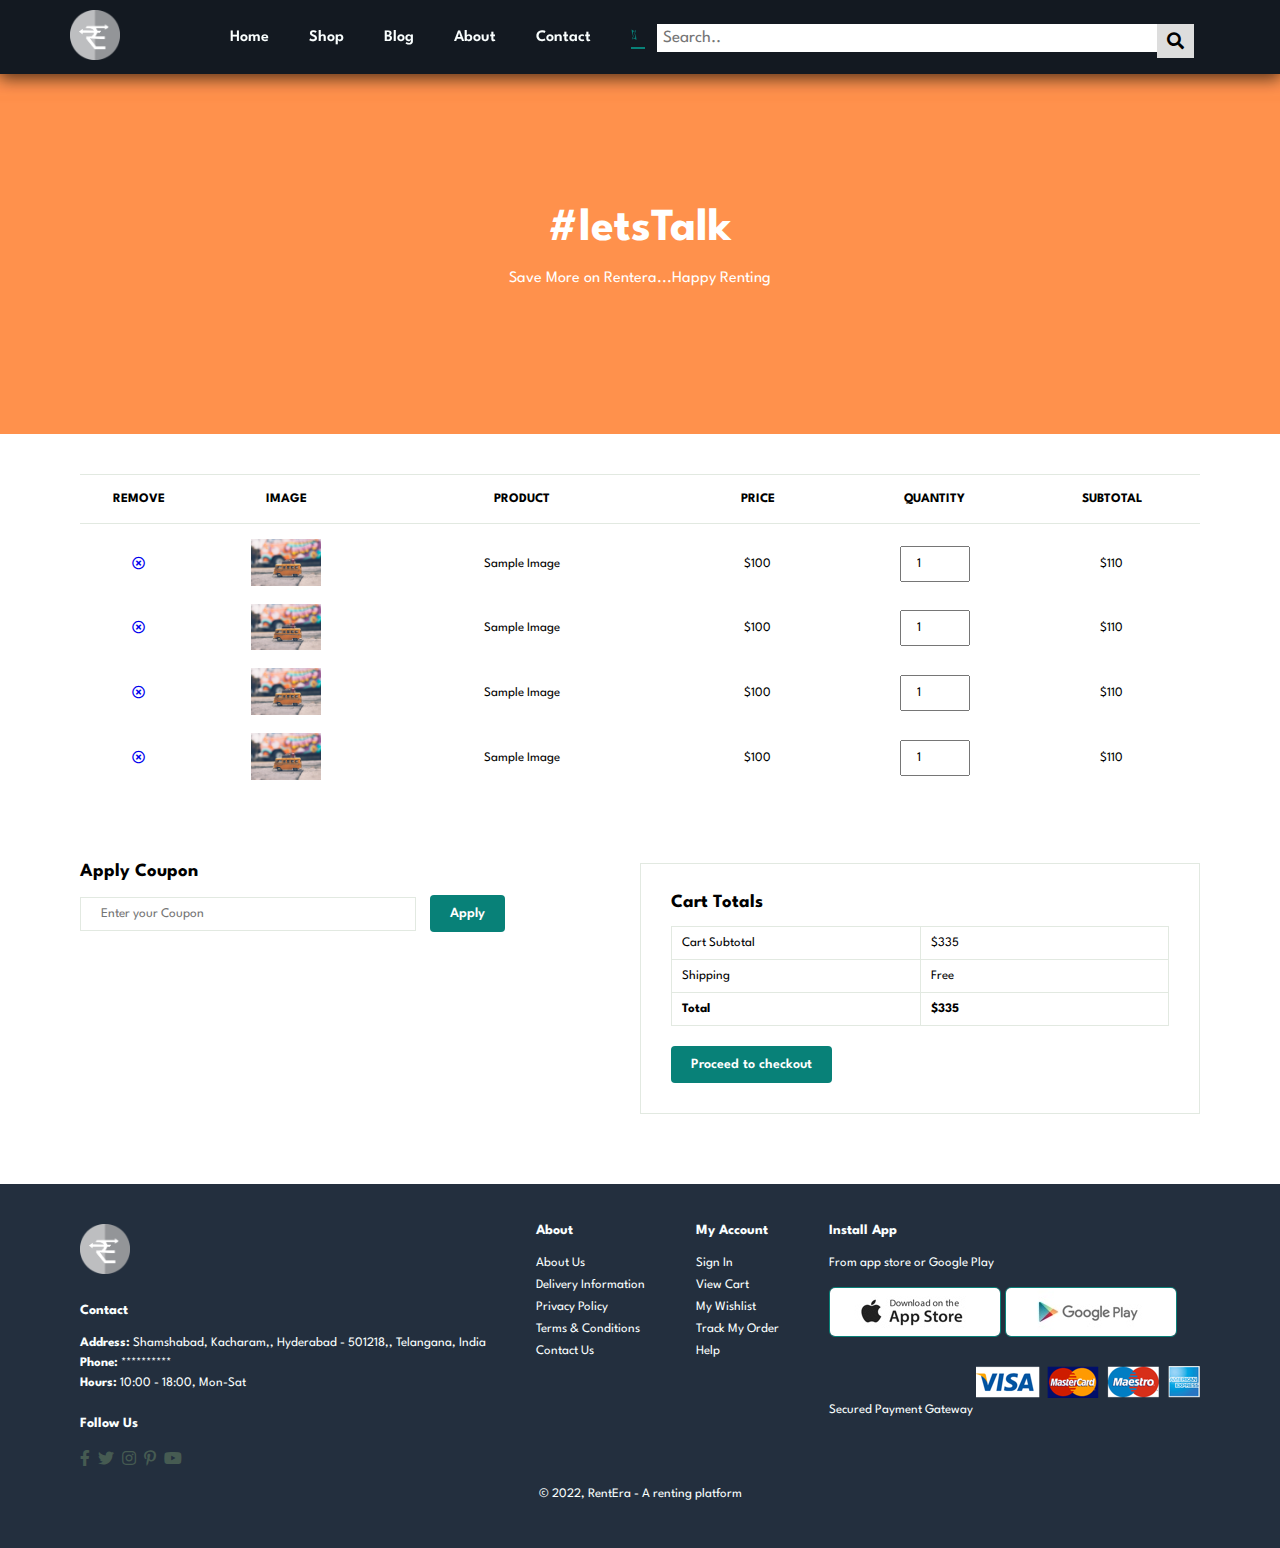
<file: cart.html>
<!DOCTYPE html>
<html lang="en">

<head>
    <meta charset="UTF-8">
    <meta http-equiv="X-UA-Compatible" content="IE=edge">
    <meta name="viewport" content="width=device-width, initial-scale=1.0">
    <title>RentERA | ContactUs</title>
    <link rel="stylesheet" href="contact.css">
    <link rel="icon" type="image/x-icon" href="img/logo/logo1.png">
    <link rel="stylesheet" href="style.css">
    <link rel="stylesheet" href="https://pro.fontawesome.com/releases/v5.10.0/css/all.css" />
</head>

<body>

    <section id="header">

        <a href="#"><img src="img/logo/logo1.png" alt="rentera" class="logo"></a>
        <div>
            <ul id="navbar">
                <li><a href="index.html">Home</a></li>
                <li><a href="shop.html">Shop</a></li>
                <li><a href="blog.html">Blog</a></li>
                <li><a href="about.html">About</a></li>
                <li><a  href="contact.html">Contact</a></li>
                <li id="lg-bag"><a class="active" href="cart.html"><i class="fal fa-shopping-cart"></i></a></li>
                <a href="#" id="close"><i class="fal fa-times"></i></a>
                <div class="search-container">
                    <input type="text" placeholder="Search.." name="search">
                    <button type="submit"><i class="fa fa-search"></i></button>
                </div>
            </ul>
        </div>
        <div id="mobile">
            <a href="cart.html"><i class="fal fa-shopping-cart"></i></a>
            <i id="bar" class="fas fa-outdent"></i>
        </div>
    </section>
    
    <section id="page-header">
        
        <h2>#letsTalk</h2>
        
        <p>Save More on Rentera...Happy Renting</p>
       
    </section>

    <section id="cart" class="section-p1">
        <table width="100%">
            <thead>
                <tr>
                    <td>Remove</td>
                    <td>Image</td>
                    <td>Product</td>
                    <td>Price</td>
                    <td>Quantity</td>
                    <td>Subtotal</td>
                </tr>
            </thead>
            <tbody>
                <tr>
                    <td><a href="#"><i class="far fa-times-circle"></i></a></td>
                    <td><img src="img/products/f1.jpg" alt=""></td>
                    <td>Sample Image</td>
                    <td>$100</td>
                    <td><input type="number" value="1"></td>
                    <td>$110</td>
                </tr>
                <tr>
                    <td><a href="#"><i class="far fa-times-circle"></i></a></td>
                    <td><img src="img/products/f1.jpg" alt=""></td>
                    <td>Sample Image</td>
                    <td>$100</td>
                    <td><input type="number" value="1"></td>
                    <td>$110</td>
                </tr>
                <tr>
                    <td><a href="#"><i class="far fa-times-circle"></i></a></td>
                    <td><img src="img/products/f1.jpg" alt=""></td>
                    <td>Sample Image</td>
                    <td>$100</td>
                    <td><input type="number" value="1"></td>
                    <td>$110</td>
                </tr>
                <tr>
                    <td><a href="#"><i class="far fa-times-circle"></i></a></td>
                    <td><img src="img/products/f1.jpg" alt=""></td>
                    <td>Sample Image</td>
                    <td>$100</td>
                    <td><input type="number" value="1"></td>
                    <td>$110</td>
                </tr>
            </tbody>
        </table>
    </section>

    <section id="cart-add" class="section-p1">
        <div id="coupon">
            <h3>Apply Coupon</h3>
            <div>
                <input type="text" placeholder="Enter your Coupon">
                <button class="normal">Apply</button>
            </div>
        </div>

        <div id="subtotal">
            <h3>Cart Totals</h3>
            <table>
                <tr>
                    <td>Cart Subtotal</td>
                    <td>$335</td>
                </tr>
                <tr>
                    <td>Shipping</td>
                    <td>Free</td>
                </tr>
                <tr>
                    <td><strong>Total</strong></td>
                    <td><strong>$335</strong></td>
                </tr>
            </table>
            <button class="normal">Proceed to checkout</button>
        </div>
    </section>

    <footer class="section-p1">
        <div class="col">
            <img class="logo" src="img/logo/logo1.png" alt="rentera">
            <h4>Contact</h4>
            <p> <strong>Address:</strong> Shamshabad, Kacharam,, Hyderabad - 501218,, Telangana, India</p>
            <p> <strong>Phone:</strong> **********</p>
            <p> <strong>Hours:</strong> 10:00 - 18:00, Mon-Sat</p>
            <div class="follow">
                <h4>Follow Us</h4>
                <div class="icon">
                    <i class="fab fa-facebook-f"></i>
                    <i class="fab fa-twitter"></i>
                    <i class="fab fa-instagram"></i>
                    <i class="fab fa-pinterest-p"></i>
                    <i class="fab fa-youtube"></i>
                </div>
            </div>
        </div>

        <div class="col">
            <h4>About</h4>
            <a href="#">About Us</a>
            <a href="#">Delivery Information</a>
            <a href="#">Privacy Policy</a>
            <a href="#">Terms & Conditions</a>
            <a href="#">Contact Us</a>
        </div>

        <div class="col">
            <h4>My Account</h4>
            <a href="#">Sign In</a>
            <a href="#">View Cart</a>
            <a href="#">My Wishlist</a>
            <a href="#">Track My Order</a>
            <a href="#">Help</a>
        </div>

        <div class="col install">
            <h4>Install App</h4>
            <p>From app store or Google Play</p>
            <div class="row">
                <img src="img/pay/app.jpg" alt="">
                <img src="img/pay/play.jpg" alt="">
            </div>
            <p>Secured Payment Gateway
                <img src="img/pay/pay.png" alt="">
            </p>
        </div>
        <div class="copyright">
            <p>© 2022, RentEra - A renting platform</p>
        </div>
    </footer>


    <script src="script.js"></script>
</body>

</html>
</file>
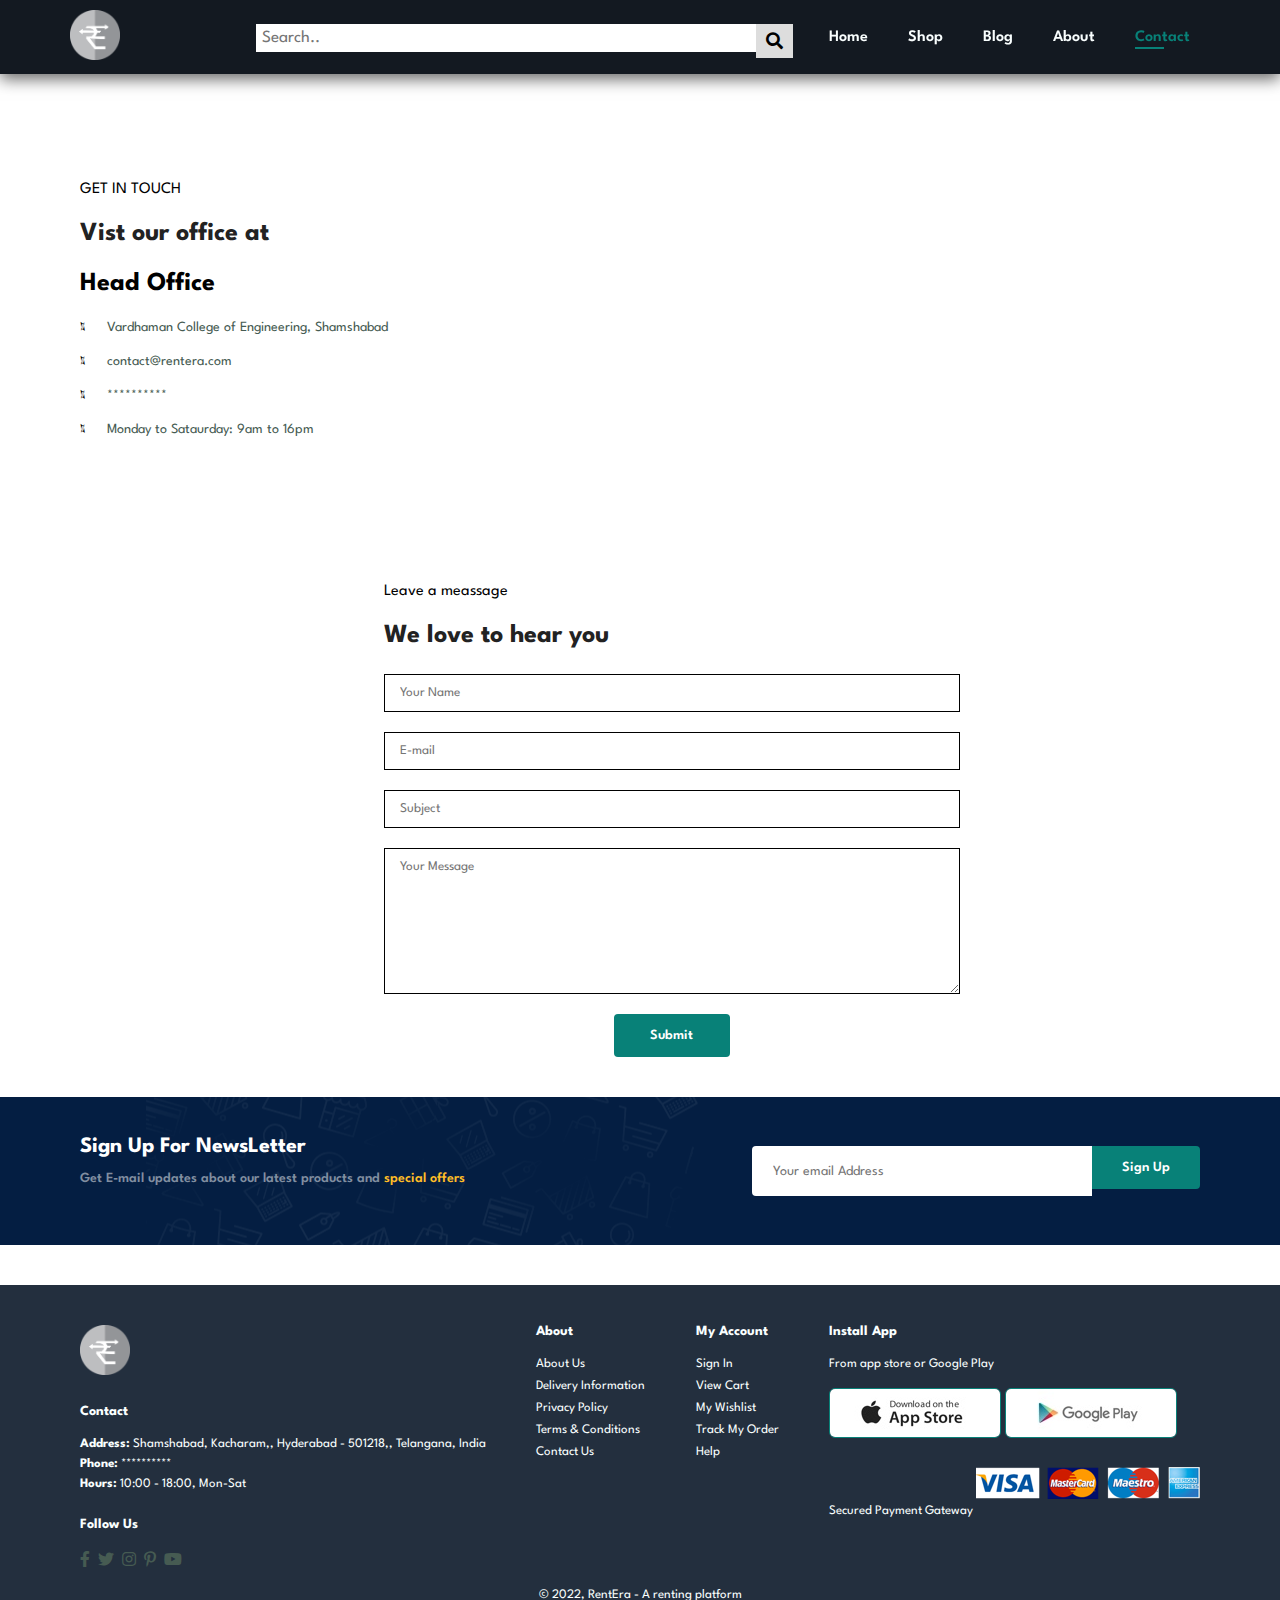
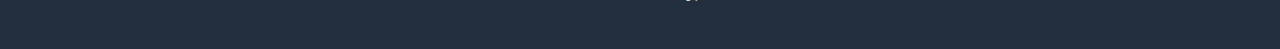
<file: contact.html>
<!DOCTYPE html>
<html lang="en">

<head>
    <meta charset="UTF-8">
    <meta http-equiv="X-UA-Compatible" content="IE=edge">
    <meta name="viewport" content="width=device-width, initial-scale=1.0">
    <title>RentERA | ContactUs</title>
    <link rel="stylesheet" href="contact.css">
    <link rel="icon" type="image/x-icon" href="img/logo/logo1.png">
    <link rel="stylesheet" href="style.css">
    <link rel="stylesheet" href="https://pro.fontawesome.com/releases/v5.10.0/css/all.css" />
</head>

<body>

    <section id="header">

        <a href="#"><img src="img/logo/logo1.png" alt="rentera" class="logo"></a>
        <div>
            <ul id="navbar">
                <div class="search-container">
                    <input type="text" placeholder="Search.." name="search">
                    <button type="submit"><i class="fa fa-search"></i></button>
                </div>
                <li><a href="index.html">Home</a></li>
                <li><a href="shop.html">Shop</a></li>
                <li><a href="blog.html">Blog</a></li>
                <li><a href="about.html">About</a></li>
                <li><a class="active"  href="contact.html">Contact</a></li>
               
                <a href="#" id="close"><i class="fal fa-times"></i></a>
            </ul>
        </div>
        <div id="mobile">
            <a href="cart.html"><i class="fal fa-shopping-cart"></i></a>
            <i id="bar" class="fas fa-outdent"></i>
        </div>
    </section>
    
    <section id="contact-details" class="section-p1">
        <div class="details">
            <span>GET IN TOUCH </span>
                <h2>Vist our office at</h2>
                <h3>Head Office</h3>
                <div>
                    <li>
                        <i class="fal fa-map"></i>
                        <p>Vardhaman College of Engineering, Shamshabad</p>
                    </li>
                    <li>
                        <i class="fal fa-envelope"></i>
                        <p>contact@rentera.com</p>
                    </li>
                    <li>
                        <i class="fal fa-phone-alt"></i>
                        <p>**********</p>
                    </li>
                    <li>
                        <i class="fal fa-clock"></i>
                        <p>Monday to Sataurday: 9am to 16pm</p>
                    </li>
                </div>
        </div>
        <div class="map">
            <iframe src="https://www.google.com/maps/embed?pb=!1m18!1m12!1m3!1d3810.2587086317953!2d78.30427791466865!3d17.254714288158265!2m3!1f0!2f0!3f0!3m2!1i1024!2i768!4f13.1!3m3!1m2!1s0x3bcb90c8da620f9d%3A0x19d0d79257022687!2sVardhaman%20College%20of%20Engineering!5e0!3m2!1sen!2sin!4v1643114442692!5m2!1sen!2sin" width="600" height="450" style="border:0;" allowfullscreen="" loading="lazy"></iframe>
        </div>
    </section>
    <br><br>

    <section id="form-details">
        <form action="">
            <span>Leave a meassage</span>
            <h2>We love to hear you</h2>
            <input type="text" placeholder="Your Name">
            <input type="text" placeholder="E-mail">
            <input type="text" placeholder="Subject">
            <textarea name="" id="" cols="30" rows="10" placeholder="Your Message"></textarea>
            <button class="normal">Submit</button>
        </form>
    </section>
    <section id="newsletter" class="section-p1 section-m1">
        <div class="newstext">
            <h4>Sign Up For NewsLetter</h4>
            <p>Get E-mail updates about our latest products and <span>special offers</span></p>
        </div>
        <div class="form">
            <input type="text" placeholder="Your email Address">
            <center><button class="normal">Sign Up</button></center>
        </div>
    </section>

    <footer class="section-p1">
        <div class="col">
            <img class="logo" src="img/logo/logo1.png" alt="rentera">
            <h4>Contact</h4>
            <p> <strong>Address:</strong> Shamshabad, Kacharam,, Hyderabad - 501218,, Telangana, India</p>
            <p> <strong>Phone:</strong> **********</p>
            <p> <strong>Hours:</strong> 10:00 - 18:00, Mon-Sat</p>
            <div class="follow">
                <h4>Follow Us</h4>
                <div class="icon">
                    <i class="fab fa-facebook-f"></i>
                    <i class="fab fa-twitter"></i>
                    <i class="fab fa-instagram"></i>
                    <i class="fab fa-pinterest-p"></i>
                    <i class="fab fa-youtube"></i>
                </div>
            </div>
        </div>

        <div class="col">
            <h4>About</h4>
            <a href="#">About Us</a>
            <a href="#">Delivery Information</a>
            <a href="#">Privacy Policy</a>
            <a href="#">Terms & Conditions</a>
            <a href="#">Contact Us</a>
        </div>

        <div class="col">
            <h4>My Account</h4>
            <a href="#">Sign In</a>
            <a href="#">View Cart</a>
            <a href="#">My Wishlist</a>
            <a href="#">Track My Order</a>
            <a href="#">Help</a>
        </div>

        <div class="col install">
            <h4>Install App</h4>
            <p>From app store or Google Play</p>
            <div class="row">
                <img src="img/pay/app.jpg" alt="">
                <img src="img/pay/play.jpg" alt="">
            </div>
            <p>Secured Payment Gateway
                <img src="img/pay/pay.png" alt="">
            </p>
        </div>
        <div class="copyright">
            <p>© 2022, RentEra - A renting platform</p>
        </div>
    </footer>


    <script src="script.js"></script>
</body>

</html>
</file>
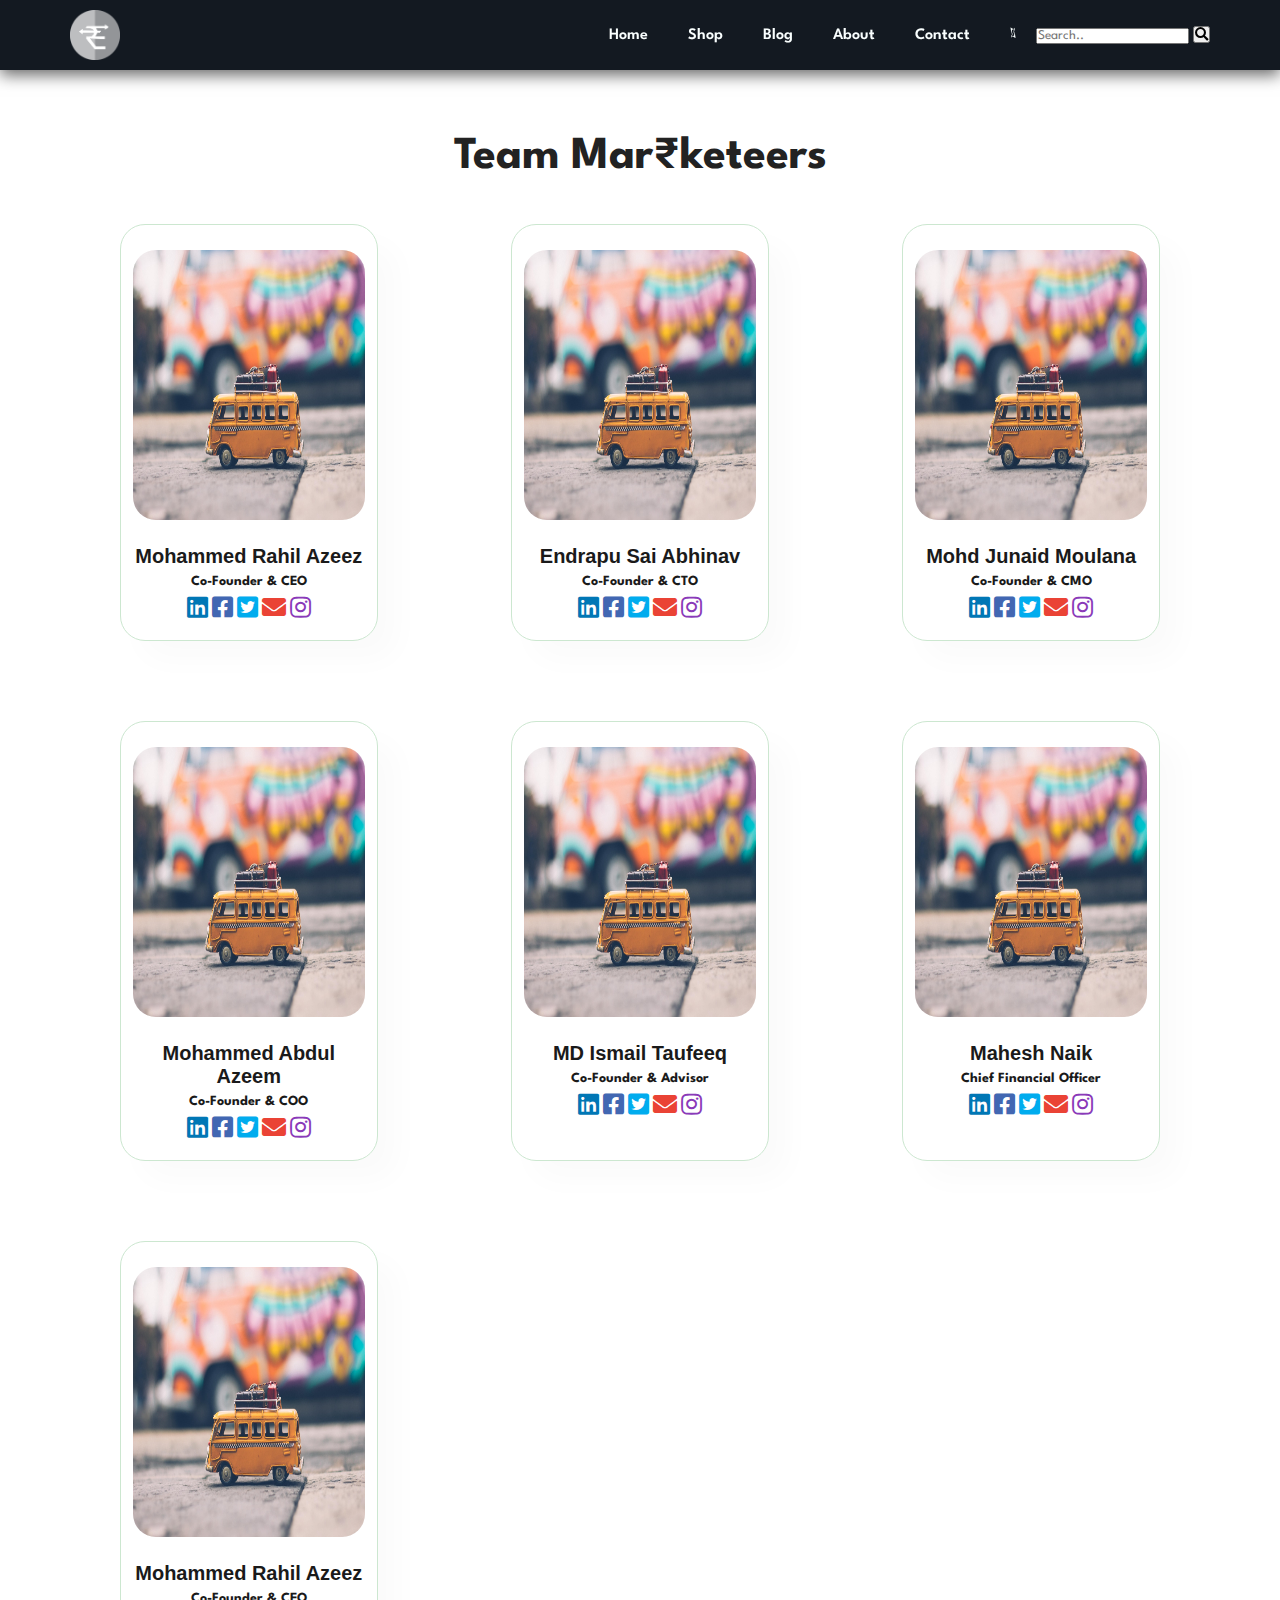
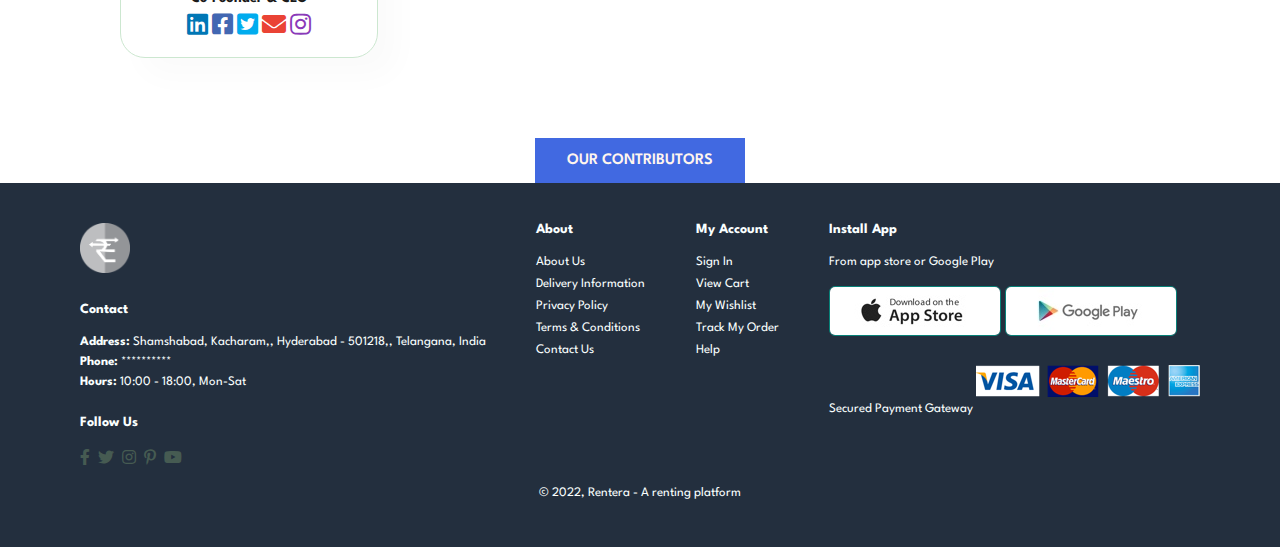
<file: managers.html>
<html>

<head>
    <meta charset="UTF-8">
    <meta http-equiv="X-UA-Compatible" content="IE=edge">
    <title>RentERA | AboutUs | Managers</title>
    <link rel="icon" type="image/x-icon" href="img/logo/logo1.png">
    <link href="about.css" rel="stylesheet">
    <meta name="viewport" content="width=device-width, initial-scale=1">
    <link rel="stylesheet" href="https://pro.fontawesome.com/releases/v5.10.0/css/all.css" />
</head>

<body>
    <!--NAVBAR SECTION-->
    <section id="header">
        <a href="#"><img src="img/logo/logo1.png" alt="rentera" class="logo"></a>
        <div>
            <ul id="navbar">
                <li><a href="index.html">Home</a></li>
                <li><a href="shop.html">Shop</a></li>
                <li><a href="#">Blog</a></li>
                <li><a href="about.html">About</a></li>
                <li><a href="contact.html">Contact</a></li>
                <li id="lg-bag"><a href="cart.html"><i class="fal fa-shopping-cart"></i></a></li>
                <a href="#" id="close"><i class="fal fa-times"></i></a>
                <div class="search-container">
                    <input type="text" placeholder="Search.." name="search">
                    <button type="submit"><i class="fa fa-search"></i></button>
                </div>
            </ul>
        </div>
        <div id="mobile">
            <a href="cart.html"><i class="fal fa-shopping-cart"></i></a>
            <i id="bar" class="fas fa-outdent"></i>
        </div>
    </section>
    <!--TEAM SECTION-->
    <section id="product1" class="section-p1">
        <h2>Team Mar₹keteers</h2>
        <div class="pro-container">
            <div class="pro">
                <img src="img/products/f1.jpg" alt="">
                <div class="des">
                    <span>Mohammed Rahil Azeez</span>
                    <h5>Co-Founder & CEO</h5>
                    <div class="star">
                        <i class="fab fa-linkedin" style="color:#0077b5"></i>
                        <i class="fab fa-facebook-square" style="color:#4267B2"></i>
                        <i class="fab fa-twitter-square" style="color:#00acee"></i>
                        <i class="fas fa-envelope" style="color:#EA4335"></i>
                        <i class="fab fa-instagram" style="color:#8a3ab9"></i>
                    </div>
                </div>
            </div>
            <div class="pro">
                <img src="img/products/f1.jpg" alt="">
                <div class="des">
                    <span>Endrapu Sai Abhinav</span>
                    <h5>Co-Founder & CTO</h5>
                    <div class="star">
                        <i class="fab fa-linkedin" style="color:#0077b5"></i>
                        <i class="fab fa-facebook-square" style="color:#4267B2"></i>
                        <i class="fab fa-twitter-square" style="color:#00acee"></i>
                        <i class="fas fa-envelope" style="color:#EA4335"></i>
                        <i class="fab fa-instagram" style="color:#8a3ab9"></i>
                    </div>
                </div>
            </div>
            <div class="pro">
                <img src="img/products/f1.jpg" alt="">
                <div class="des">
                    <span>Mohd Junaid Moulana</span>
                    <h5>Co-Founder & CMO</h5>
                    <div class="star">
                        <i class="fab fa-linkedin" style="color:#0077b5"></i>
                        <i class="fab fa-facebook-square" style="color:#4267B2"></i>
                        <i class="fab fa-twitter-square" style="color:#00acee"></i>
                        <i class="fas fa-envelope" style="color:#EA4335"></i>
                        <i class="fab fa-instagram" style="color:#8a3ab9"></i>
                    </div>
                </div>
            </div>
            <div class="pro">
                <img src="img/products/f1.jpg" alt="">
                <div class="des">
                    <span>Mohammed Abdul Azeem</span>
                    <h5>Co-Founder & COO</h5>
                    <div class="star">
                        <i class="fab fa-linkedin" style="color:#0077b5"></i>
                        <i class="fab fa-facebook-square" style="color:#4267B2"></i>
                        <i class="fab fa-twitter-square" style="color:#00acee"></i>
                        <i class="fas fa-envelope" style="color:#EA4335"></i>
                        <i class="fab fa-instagram" style="color:#8a3ab9"></i>
                    </div>
                </div>
            </div>
            <div class="pro">
                <img src="img/products/f1.jpg" alt="">
                <div class="des">
                    <span>MD Ismail Taufeeq</span>
                    <h5>Co-Founder & Advisor</h5>
                    <div class="star">
                        <i class="fab fa-linkedin" style="color:#0077b5"></i>
                        <i class="fab fa-facebook-square" style="color:#4267B2"></i>
                        <i class="fab fa-twitter-square" style="color:#00acee"></i>
                        <i class="fas fa-envelope" style="color:#EA4335"></i>
                        <i class="fab fa-instagram" style="color:#8a3ab9"></i>
                    </div>
                </div>
            </div>
            <div class="pro">
                <img src="img/products/f1.jpg" alt="">
                <div class="des">
                    <span>Mahesh Naik</span>
                    <h5>Chief Financial Officer</h5>
                    <div class="star">
                        <i class="fab fa-linkedin" style="color:#0077b5"></i>
                        <i class="fab fa-facebook-square" style="color:#4267B2"></i>
                        <i class="fab fa-twitter-square" style="color:#00acee"></i>
                        <i class="fas fa-envelope" style="color:#EA4335"></i>
                        <i class="fab fa-instagram" style="color:#8a3ab9"></i>
                    </div>
                </div>
            </div>
            <div class="pro">
                <img src="img/products/f1.jpg" alt="">
                <div class="des">
                    <span>Mohammed Rahil Azeez</span>
                    <h5>Co-Founder & CEO</h5>
                    <div class="star">
                        <i class="fab fa-linkedin" style="color:#0077b5"></i>
                        <i class="fab fa-facebook-square" style="color:#4267B2"></i>
                        <i class="fab fa-twitter-square" style="color:#00acee"></i>
                        <i class="fas fa-envelope" style="color:#EA4335"></i>
                        <i class="fab fa-instagram" style="color:#8a3ab9"></i>
                    </div>
                </div>
            </div>
        </div>
    </section>
<!--CONTRIBUTORS SECTION-->
<center><button class="btn" id = "btn-contrib" type="button">OUR  CONTRIBUTORS</button></center>    
<section id="Contibutor" class="section-p1">
    <h2>RentEra Family</h2>
    <br><br><br>
    <div class="pro-container">
        <div class="pro">
            <a href="webmasters.html"><img src="t2.jpg" alt=""></a>
            
        </div>
        <div class="pro">
            <a href="marketteam.html"><img src="t3.jpg" alt=""></a>
           
        </div>
        <div class="pro">
            <a href="operations.html"><img src="t4.jpg" alt=""></a>
        </div>
        
    </div>
</section>
    <!--FOOTER SECTION-->
    <footer class="section-p1">
        <div class="col">
            <img class="logo" src="img/logo/logo1.png" alt="rentera">
            <h4>Contact</h4>
            <p> <strong>Address:</strong> Shamshabad, Kacharam,, Hyderabad - 501218,, Telangana, India</p>
            <p> <strong>Phone:</strong> **********</p>
            <p> <strong>Hours:</strong> 10:00 - 18:00, Mon-Sat</p>
            <div class="follow">
                <h4>Follow Us</h4>
                <div class="icon">
                    <i class="fab fa-facebook-f"></i>
                    <i class="fab fa-twitter"></i>
                    <i class="fab fa-instagram"></i>
                    <i class="fab fa-pinterest-p"></i>
                    <i class="fab fa-youtube"></i>
                </div>
            </div>
        </div>

        <div class="col">
            <h4>About</h4>
            <a href="#">About Us</a>
            <a href="#">Delivery Information</a>
            <a href="#">Privacy Policy</a>
            <a href="#">Terms & Conditions</a>
            <a href="#">Contact Us</a>
        </div>

        <div class="col">
            <h4>My Account</h4>
            <a href="#">Sign In</a>
            <a href="#">View Cart</a>
            <a href="#">My Wishlist</a>
            <a href="#">Track My Order</a>
            <a href="#">Help</a>
        </div>

        <div class="col install">
            <h4>Install App</h4>
            <p>From app store or Google Play</p>
            <div class="row">
                <img src="img/pay/app.jpg" alt="">
                <img src="img/pay/play.jpg" alt="">
            </div>
            <p>Secured Payment Gateway
                <img src="img/pay/pay.png" alt="">
            </p>
        </div>
        <div class="copyright">
            <p>© 2022, Rentera - A renting platform</p>
        </div>
    </footer>


    <script src="script.js"></script>
</body>

</html>
</file>
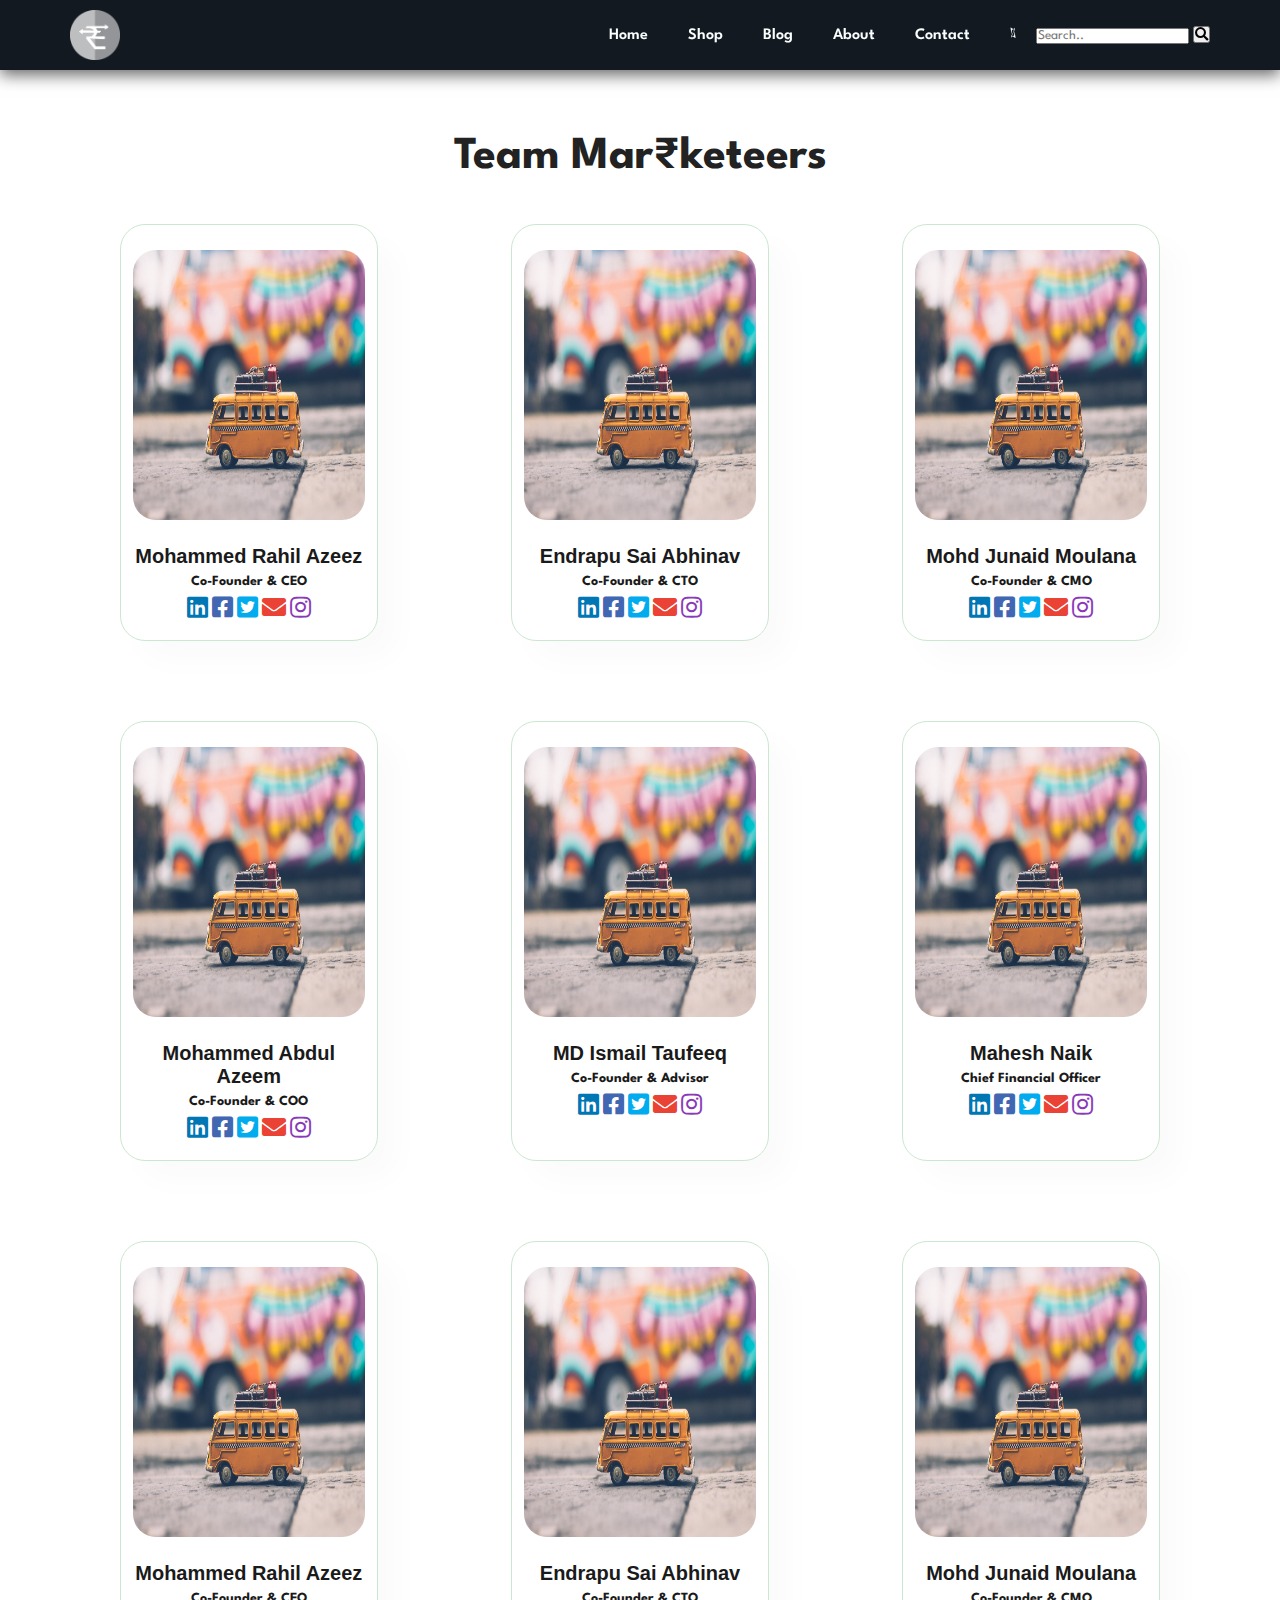
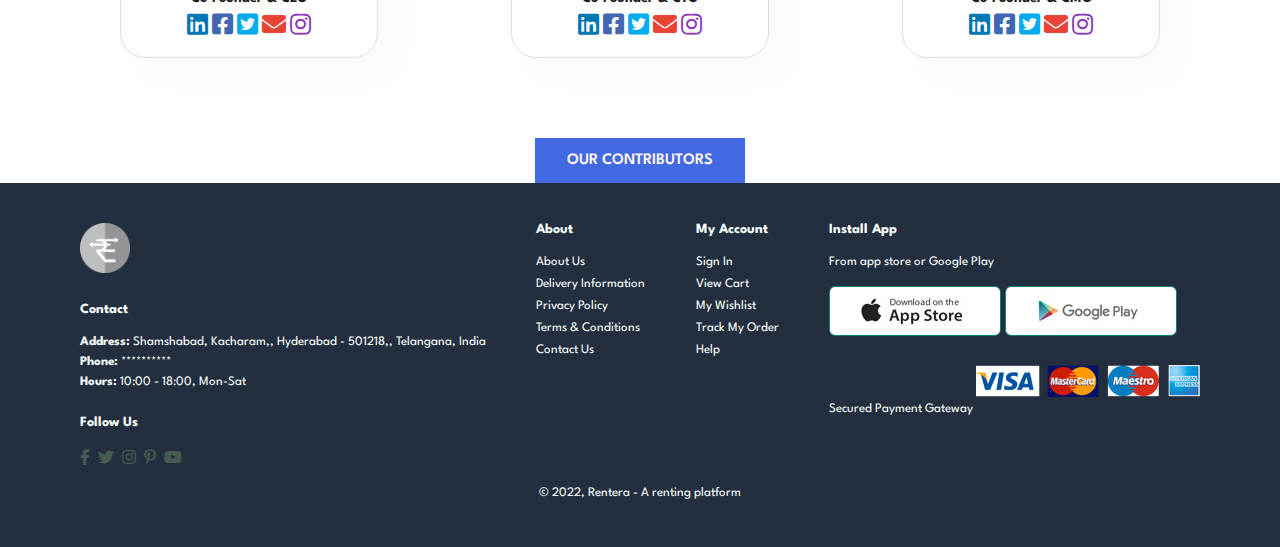
<file: marketteam.html>
<html>
<head>
    
    <meta charset="UTF-8">
    <meta http-equiv="X-UA-Compatible" content="IE=edge">
    <title>RentERA | AboutUs | Marketeers</title>
    <link rel="icon" type="image/x-icon" href="img/logo/logo1.png">
    <link href="about.css" rel="stylesheet">
    <meta name="viewport" content="width=device-width, initial-scale=1">
    <link rel="stylesheet" href="https://pro.fontawesome.com/releases/v5.10.0/css/all.css" />
</head>

<body>
<!--NAVBAR SECTION-->
    <section id="header">

        <a href="#"><img src="img/logo/logo1.png" alt="rentera" class="logo"></a>
        <div>
            <ul id="navbar">
                <li><a href="index.html">Home</a></li>
                <li><a href="shop.html">Shop</a></li>
                <li><a href="#">Blog</a></li>
                <li><a href="about.html">About</a></li>
                <li><a href="contact.html">Contact</a></li>
                <li id="lg-bag"><a href="cart.html"><i class="fal fa-shopping-cart"></i></a></li>
                <a href="#" id="close"><i class="fal fa-times"></i></a>
                <div class="search-container">
                    <input type="text" placeholder="Search.." name="search">
                    <button type="submit"><i class="fa fa-search"></i></button>
                </div>
            </ul>
        </div>
        <div id="mobile">
            <a href="cart.html"><i class="fal fa-shopping-cart"></i></a>
            <i id="bar" class="fas fa-outdent"></i>
        </div>
    </section> 
<!--TEAM SECTION-->
<section id="product1" class="section-p1">
    <h2>Team Mar₹keteers</h2>
    <div class="pro-container">
        <div class="pro">
            <img src="img/products/f1.jpg" alt="">
            <div class="des">
                <span>Mohammed Rahil Azeez</span>
                <h5>Co-Founder & CEO</h5>
                <div class="star">
                    <i class="fab fa-linkedin" style="color:#0077b5"></i>
                    <i class="fab fa-facebook-square" style="color:#4267B2"></i>
                    <i class="fab fa-twitter-square" style="color:#00acee"></i>
                    <i class="fas fa-envelope" style="color:#EA4335" ></i>
                    <i class="fab fa-instagram" style="color:#8a3ab9"></i>
                </div>
            </div>
        </div>
        <div class="pro">
            <img src="img/products/f1.jpg" alt="">
            <div class="des">
                <span>Endrapu Sai Abhinav</span>
                <h5>Co-Founder & CTO</h5>
                <div class="star">
                    <i class="fab fa-linkedin" style="color:#0077b5"></i>
                    <i class="fab fa-facebook-square" style="color:#4267B2"></i>
                    <i class="fab fa-twitter-square" style="color:#00acee"></i>
                    <i class="fas fa-envelope" style="color:#EA4335" ></i>
                    <i class="fab fa-instagram" style="color:#8a3ab9"></i>
                </div>
            </div>
        </div>
        <div class="pro">
            <img src="img/products/f1.jpg" alt="">
            <div class="des">
                <span>Mohd Junaid Moulana</span>
                <h5>Co-Founder & CMO</h5>
                <div class="star">
                    <i class="fab fa-linkedin" style="color:#0077b5"></i>
                    <i class="fab fa-facebook-square" style="color:#4267B2"></i>
                    <i class="fab fa-twitter-square" style="color:#00acee"></i>
                    <i class="fas fa-envelope" style="color:#EA4335" ></i>
                    <i class="fab fa-instagram" style="color:#8a3ab9"></i>
                </div>
            </div>
        </div>
        <div class="pro">
            <img src="img/products/f1.jpg" alt="">
            <div class="des">
                <span>Mohammed Abdul Azeem</span>
                <h5>Co-Founder & COO</h5>
                <div class="star">
                    <i class="fab fa-linkedin" style="color:#0077b5"></i>
                    <i class="fab fa-facebook-square" style="color:#4267B2"></i>
                    <i class="fab fa-twitter-square" style="color:#00acee"></i>
                    <i class="fas fa-envelope" style="color:#EA4335" ></i>
                    <i class="fab fa-instagram" style="color:#8a3ab9"></i>
                </div>
            </div>
        </div>
        <div class="pro">
            <img src="img/products/f1.jpg" alt="">
            <div class="des">
                <span>MD Ismail Taufeeq</span>
                <h5>Co-Founder & Advisor</h5>
                <div class="star">
                    <i class="fab fa-linkedin" style="color:#0077b5"></i>
                    <i class="fab fa-facebook-square" style="color:#4267B2"></i>
                    <i class="fab fa-twitter-square" style="color:#00acee"></i>
                    <i class="fas fa-envelope" style="color:#EA4335" ></i>
                    <i class="fab fa-instagram" style="color:#8a3ab9"></i>
                </div>
            </div>
        </div>
        <div class="pro">
            <img src="img/products/f1.jpg" alt="">
            <div class="des">
                <span>Mahesh Naik</span>
                <h5>Chief Financial Officer</h5>
                <div class="star">
                    <i class="fab fa-linkedin" style="color:#0077b5"></i>
                    <i class="fab fa-facebook-square" style="color:#4267B2"></i>
                    <i class="fab fa-twitter-square" style="color:#00acee"></i>
                    <i class="fas fa-envelope" style="color:#EA4335" ></i>
                    <i class="fab fa-instagram" style="color:#8a3ab9"></i>
                </div>
            </div>
        </div>
        <div class="pro">
            <img src="img/products/f1.jpg" alt="">
            <div class="des">
                <span>Mohammed Rahil Azeez</span>
                <h5>Co-Founder & CEO</h5>
                <div class="star">
                    <i class="fab fa-linkedin" style="color:#0077b5"></i>
                    <i class="fab fa-facebook-square" style="color:#4267B2"></i>
                    <i class="fab fa-twitter-square" style="color:#00acee"></i>
                    <i class="fas fa-envelope" style="color:#EA4335" ></i>
                    <i class="fab fa-instagram" style="color:#8a3ab9"></i>
                </div>
            </div>
        </div>
        <div class="pro">
            <img src="img/products/f1.jpg" alt="">
            <div class="des">
                <span>Endrapu Sai Abhinav</span>
                <h5>Co-Founder & CTO</h5>
                <div class="star">
                    <i class="fab fa-linkedin" style="color:#0077b5"></i>
                    <i class="fab fa-facebook-square" style="color:#4267B2"></i>
                    <i class="fab fa-twitter-square" style="color:#00acee"></i>
                    <i class="fas fa-envelope" style="color:#EA4335" ></i>
                    <i class="fab fa-instagram" style="color:#8a3ab9"></i>
                </div>
            </div>
        </div>
        <div class="pro">
            <img src="img/products/f1.jpg" alt="">
            <div class="des">
                <span>Mohd Junaid Moulana</span>
                <h5>Co-Founder & CMO</h5>
                <div class="star">
                    <i class="fab fa-linkedin" style="color:#0077b5"></i>
                    <i class="fab fa-facebook-square" style="color:#4267B2"></i>
                    <i class="fab fa-twitter-square" style="color:#00acee"></i>
                    <i class="fas fa-envelope" style="color:#EA4335" ></i>
                    <i class="fab fa-instagram" style="color:#8a3ab9"></i>
                </div>
            </div>
        </div>
    </div>
</section>
<!--CONTRIBUTORS SECTION-->
<center><button class="btn" id = "btn-contrib" type="button">OUR  CONTRIBUTORS</button></center>    
<section id="Contibutor" class="section-p1">
    <h2>RentEra Family</h2>
    <br><br><br>
    <div class="pro-container">
        <div class="pro">
            <a href="managers.html"><img src="t1.jpg" alt=""></a>
        </div>
        <div class="pro">
            <a href="webmasters.html"><img src="t2.jpg" alt=""></a>
            
        </div>
        
        <div class="pro">
            <a href="operations.html"><img src="t4.jpg" alt=""></a>
        </div>
        
    </div>
</section>

<!--FOOTER SECTION-->
    <footer class="section-p1">
        <div class="col">
            <img class="logo" src="img/logo/logo1.png" alt="rentera">
            <h4>Contact</h4>
            <p> <strong>Address:</strong> Shamshabad, Kacharam,, Hyderabad - 501218,, Telangana, India</p>
            <p> <strong>Phone:</strong> **********</p>
            <p> <strong>Hours:</strong> 10:00 - 18:00, Mon-Sat</p>
            <div class="follow">
                <h4>Follow Us</h4>
                <div class="icon">
                    <i class="fab fa-facebook-f"></i>
                    <i class="fab fa-twitter"></i>
                    <i class="fab fa-instagram"></i>
                    <i class="fab fa-pinterest-p"></i>
                    <i class="fab fa-youtube"></i>
                </div>
            </div>
        </div>

        <div class="col">
            <h4>About</h4>
            <a href="#">About Us</a>
            <a href="#">Delivery Information</a>
            <a href="#">Privacy Policy</a>
            <a href="#">Terms & Conditions</a>
            <a href="#">Contact Us</a>
        </div>

        <div class="col">
            <h4>My Account</h4>
            <a href="#">Sign In</a>
            <a href="#">View Cart</a>
            <a href="#">My Wishlist</a>
            <a href="#">Track My Order</a>
            <a href="#">Help</a>
        </div>

        <div class="col install">
            <h4>Install App</h4>
            <p>From app store or Google Play</p>
            <div class="row">
                <img src="img/pay/app.jpg" alt="">
                <img src="img/pay/play.jpg" alt="">
            </div>
            <p>Secured Payment Gateway
                <img src="img/pay/pay.png" alt="">
            </p>
        </div>
        <div class="copyright">
            <p>© 2022, Rentera - A renting platform</p>
        </div>
    </footer>


    <script src="script.js"></script>
</body>

</html>
</file>
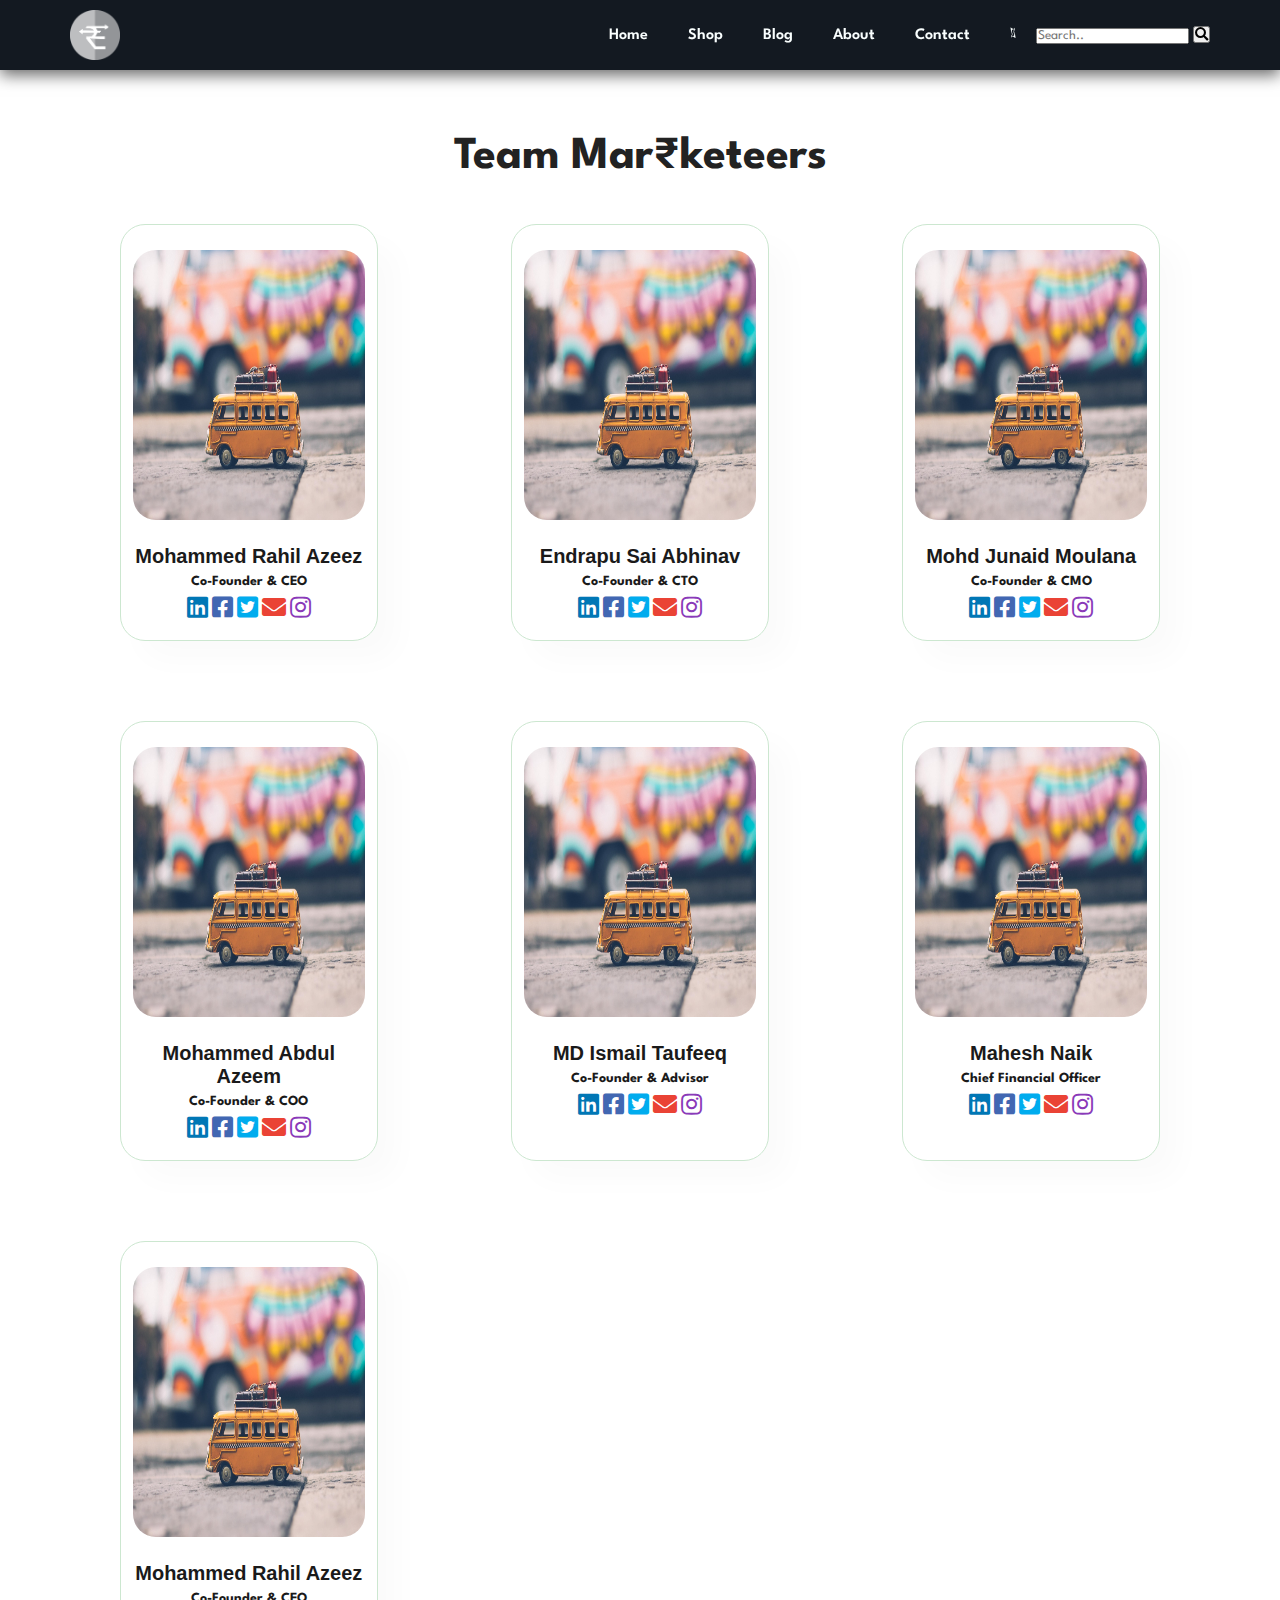
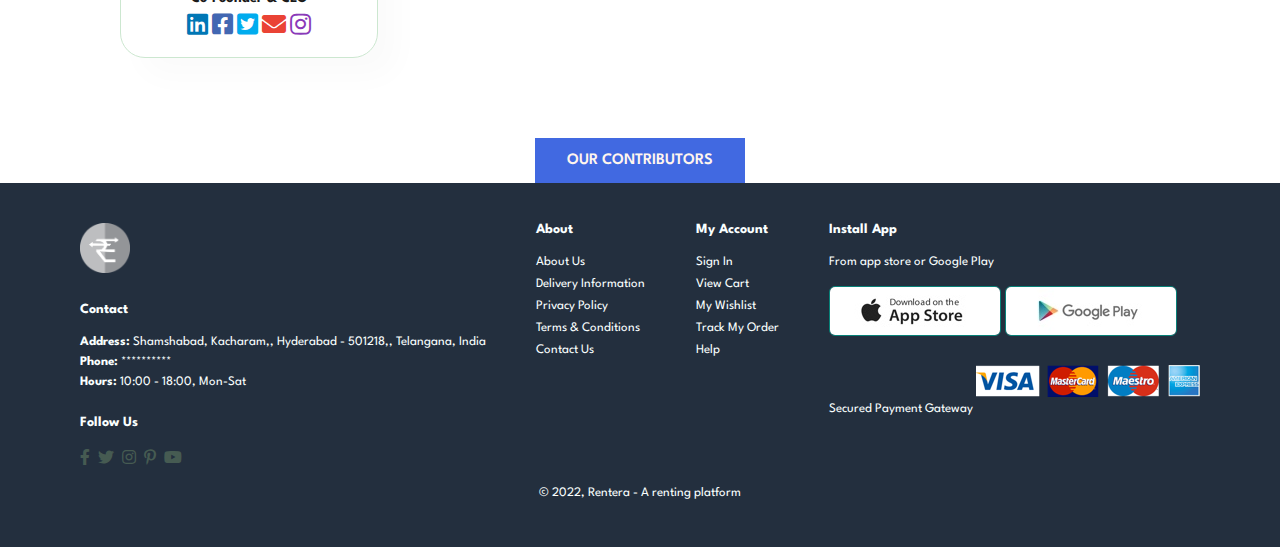
<file: operations.html>
<html>
<head>
    
    <meta charset="UTF-8">
    <meta http-equiv="X-UA-Compatible" content="IE=edge">
    <title>RentERA | AboutUs | Operators</title>
    <link rel="icon" type="image/x-icon" href="img/logo/logo1.png">
    <link href="about.css" rel="stylesheet">
    <meta name="viewport" content="width=device-width, initial-scale=1">
    <link rel="stylesheet" href="https://pro.fontawesome.com/releases/v5.10.0/css/all.css" />
</head>

<body>
<!--NAVBAR SECTION-->
    <section id="header">

        <a href="#"><img src="img/logo/logo1.png" alt="rentera" class="logo"></a>
        <div>
            <ul id="navbar">
                <li><a href="index.html">Home</a></li>
                <li><a href="shop.html">Shop</a></li>
                <li><a href="#">Blog</a></li>
                <li><a href="about.html">About</a></li>
                <li><a href="contact.html">Contact</a></li>
                <li id="lg-bag"><a href="cart.html"><i class="fal fa-shopping-cart"></i></a></li>
                <a href="#" id="close"><i class="fal fa-times"></i></a>
                <div class="search-container">
                    <input type="text" placeholder="Search.." name="search">
                    <button type="submit"><i class="fa fa-search"></i></button>
                </div>
            </ul>
        </div>
        <div id="mobile">
            <a href="cart.html"><i class="fal fa-shopping-cart"></i></a>
            <i id="bar" class="fas fa-outdent"></i>
        </div>
    </section> 
<!--TEAM SECTION-->
<section id="product1" class="section-p1">
    <h2>Team Mar₹keteers</h2>
    <div class="pro-container">
        <div class="pro">
            <img src="img/products/f1.jpg" alt="">
            <div class="des">
                <span>Mohammed Rahil Azeez</span>
                <h5>Co-Founder & CEO</h5>
                <div class="star">
                    <i class="fab fa-linkedin" style="color:#0077b5"></i>
                    <i class="fab fa-facebook-square" style="color:#4267B2"></i>
                    <i class="fab fa-twitter-square" style="color:#00acee"></i>
                    <i class="fas fa-envelope" style="color:#EA4335" ></i>
                    <i class="fab fa-instagram" style="color:#8a3ab9"></i>
                </div>
            </div>
        </div>
        <div class="pro">
            <img src="img/products/f1.jpg" alt="">
            <div class="des">
                <span>Endrapu Sai Abhinav</span>
                <h5>Co-Founder & CTO</h5>
                <div class="star">
                    <i class="fab fa-linkedin" style="color:#0077b5"></i>
                    <i class="fab fa-facebook-square" style="color:#4267B2"></i>
                    <i class="fab fa-twitter-square" style="color:#00acee"></i>
                    <i class="fas fa-envelope" style="color:#EA4335" ></i>
                    <i class="fab fa-instagram" style="color:#8a3ab9"></i>
                </div>
            </div>
        </div>
        <div class="pro">
            <img src="img/products/f1.jpg" alt="">
            <div class="des">
                <span>Mohd Junaid Moulana</span>
                <h5>Co-Founder & CMO</h5>
                <div class="star">
                    <i class="fab fa-linkedin" style="color:#0077b5"></i>
                    <i class="fab fa-facebook-square" style="color:#4267B2"></i>
                    <i class="fab fa-twitter-square" style="color:#00acee"></i>
                    <i class="fas fa-envelope" style="color:#EA4335" ></i>
                    <i class="fab fa-instagram" style="color:#8a3ab9"></i>
                </div>
            </div>
        </div>
        <div class="pro">
            <img src="img/products/f1.jpg" alt="">
            <div class="des">
                <span>Mohammed Abdul Azeem</span>
                <h5>Co-Founder & COO</h5>
                <div class="star">
                    <i class="fab fa-linkedin" style="color:#0077b5"></i>
                    <i class="fab fa-facebook-square" style="color:#4267B2"></i>
                    <i class="fab fa-twitter-square" style="color:#00acee"></i>
                    <i class="fas fa-envelope" style="color:#EA4335" ></i>
                    <i class="fab fa-instagram" style="color:#8a3ab9"></i>
                </div>
            </div>
        </div>
        <div class="pro">
            <img src="img/products/f1.jpg" alt="">
            <div class="des">
                <span>MD Ismail Taufeeq</span>
                <h5>Co-Founder & Advisor</h5>
                <div class="star">
                    <i class="fab fa-linkedin" style="color:#0077b5"></i>
                    <i class="fab fa-facebook-square" style="color:#4267B2"></i>
                    <i class="fab fa-twitter-square" style="color:#00acee"></i>
                    <i class="fas fa-envelope" style="color:#EA4335" ></i>
                    <i class="fab fa-instagram" style="color:#8a3ab9"></i>
                </div>
            </div>
        </div>
        <div class="pro">
            <img src="img/products/f1.jpg" alt="">
            <div class="des">
                <span>Mahesh Naik</span>
                <h5>Chief Financial Officer</h5>
                <div class="star">
                    <i class="fab fa-linkedin" style="color:#0077b5"></i>
                    <i class="fab fa-facebook-square" style="color:#4267B2"></i>
                    <i class="fab fa-twitter-square" style="color:#00acee"></i>
                    <i class="fas fa-envelope" style="color:#EA4335" ></i>
                    <i class="fab fa-instagram" style="color:#8a3ab9"></i>
                </div>
            </div>
        </div>
        <div class="pro">
            <img src="img/products/f1.jpg" alt="">
            <div class="des">
                <span>Mohammed Rahil Azeez</span>
                <h5>Co-Founder & CEO</h5>
                <div class="star">
                    <i class="fab fa-linkedin" style="color:#0077b5"></i>
                    <i class="fab fa-facebook-square" style="color:#4267B2"></i>
                    <i class="fab fa-twitter-square" style="color:#00acee"></i>
                    <i class="fas fa-envelope" style="color:#EA4335" ></i>
                    <i class="fab fa-instagram" style="color:#8a3ab9"></i>
                </div>
            </div>
        </div>
    </div>
</section>
<!--CONTRIBUTORS SECTION-->
<center><button class="btn" id = "btn-contrib" type="button">OUR  CONTRIBUTORS</button></center>    
<section id="Contibutor" class="section-p1">
    <h2>RentEra Family</h2>
    <br><br><br>
    <div class="pro-container">
        <div class="pro">
            <a href="managers.html"><img src="t1.jpg" alt=""></a>
        </div>
        <div class="pro">
            <a href="webmasters.html"><img src="t2.jpg" alt=""></a>
            
        </div>
        <div class="pro">
            <a href="marketteam.html"><img src="t3.jpg" alt=""></a>
           
        </div>
        
        
    </div>
</section>
<!--FOOTER SECTION-->
    <footer class="section-p1">
        <div class="col">
            <img class="logo" src="img/logo/logo1.png" alt="rentera">
            <h4>Contact</h4>
            <p> <strong>Address:</strong> Shamshabad, Kacharam,, Hyderabad - 501218,, Telangana, India</p>
            <p> <strong>Phone:</strong> **********</p>
            <p> <strong>Hours:</strong> 10:00 - 18:00, Mon-Sat</p>
            <div class="follow">
                <h4>Follow Us</h4>
                <div class="icon">
                    <i class="fab fa-facebook-f"></i>
                    <i class="fab fa-twitter"></i>
                    <i class="fab fa-instagram"></i>
                    <i class="fab fa-pinterest-p"></i>
                    <i class="fab fa-youtube"></i>
                </div>
            </div>
        </div>

        <div class="col">
            <h4>About</h4>
            <a href="#">About Us</a>
            <a href="#">Delivery Information</a>
            <a href="#">Privacy Policy</a>
            <a href="#">Terms & Conditions</a>
            <a href="#">Contact Us</a>
        </div>

        <div class="col">
            <h4>My Account</h4>
            <a href="#">Sign In</a>
            <a href="#">View Cart</a>
            <a href="#">My Wishlist</a>
            <a href="#">Track My Order</a>
            <a href="#">Help</a>
        </div>

        <div class="col install">
            <h4>Install App</h4>
            <p>From app store or Google Play</p>
            <div class="row">
                <img src="img/pay/app.jpg" alt="">
                <img src="img/pay/play.jpg" alt="">
            </div>
            <p>Secured Payment Gateway
                <img src="img/pay/pay.png" alt="">
            </p>
        </div>
        <div class="copyright">
            <p>© 2022, Rentera - A renting platform</p>
        </div>
    </footer>


    <script src="script.js"></script>
</body>

</html>
</file>
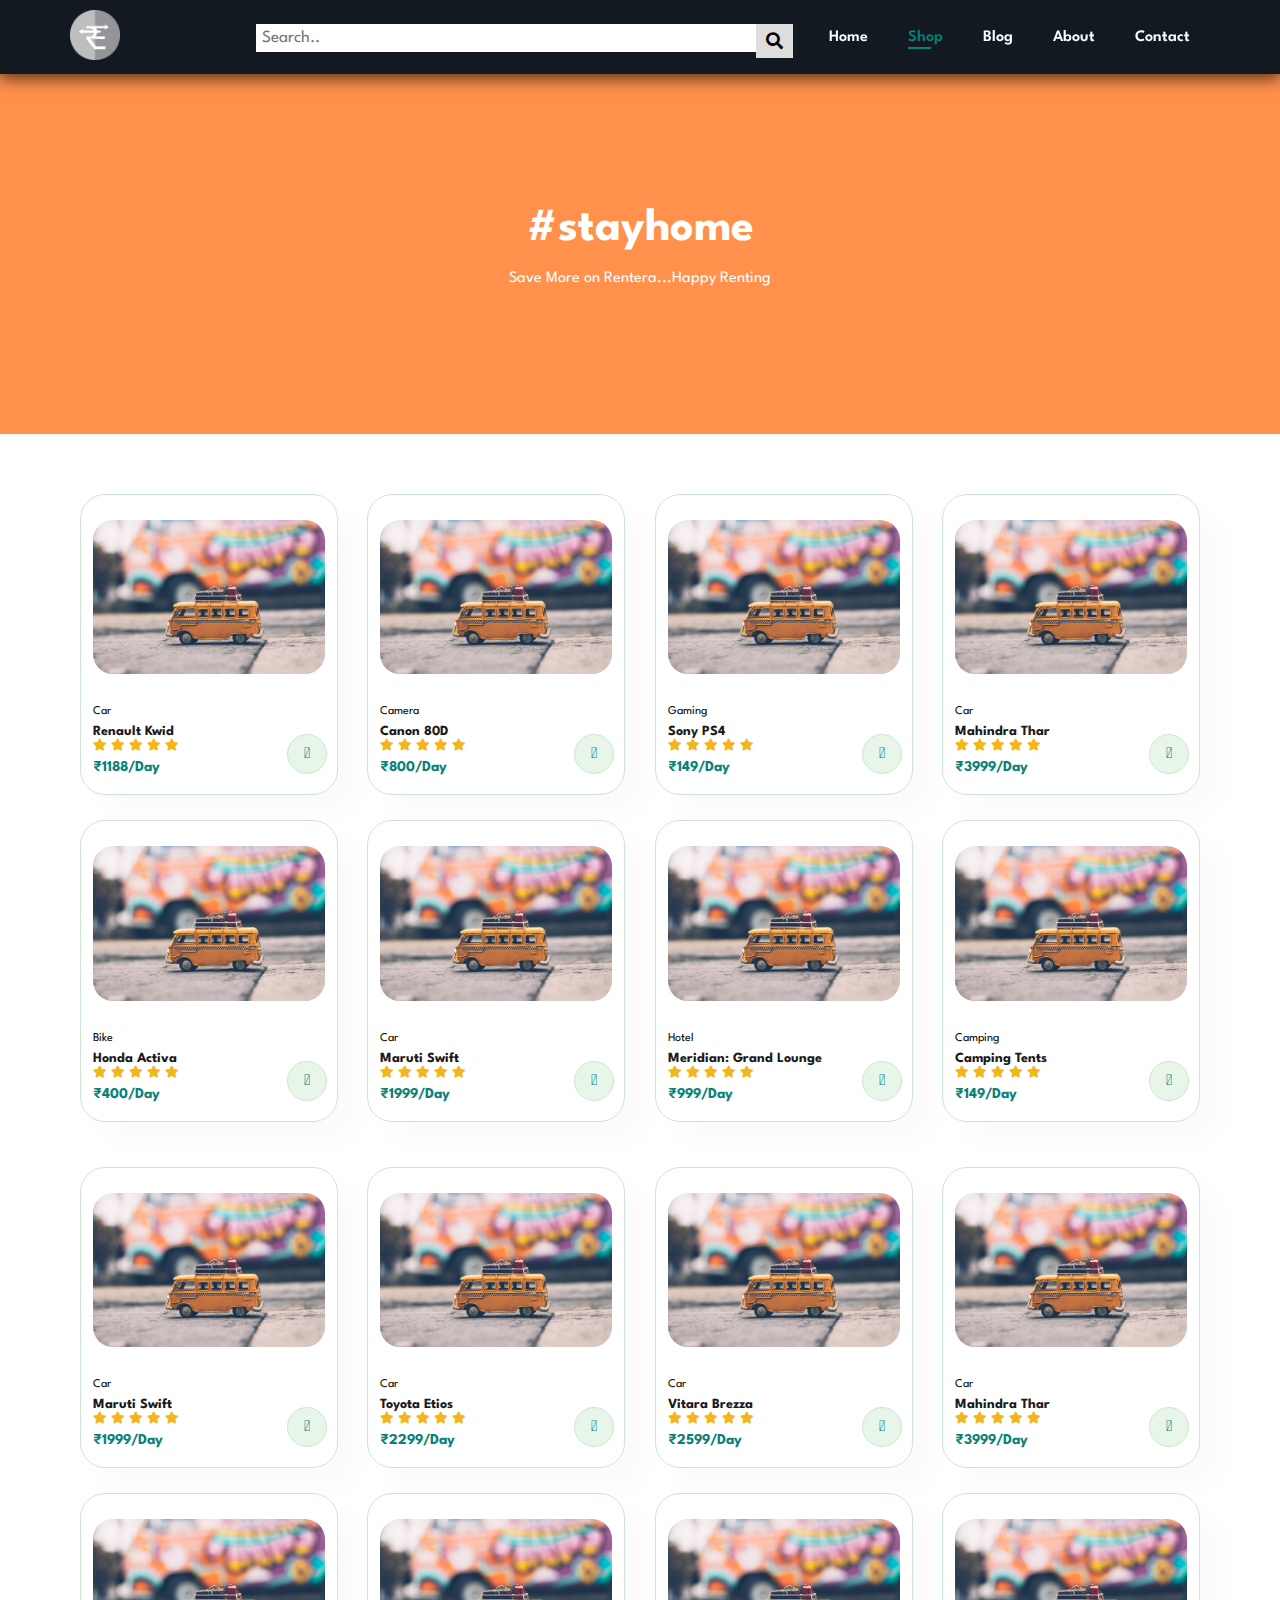
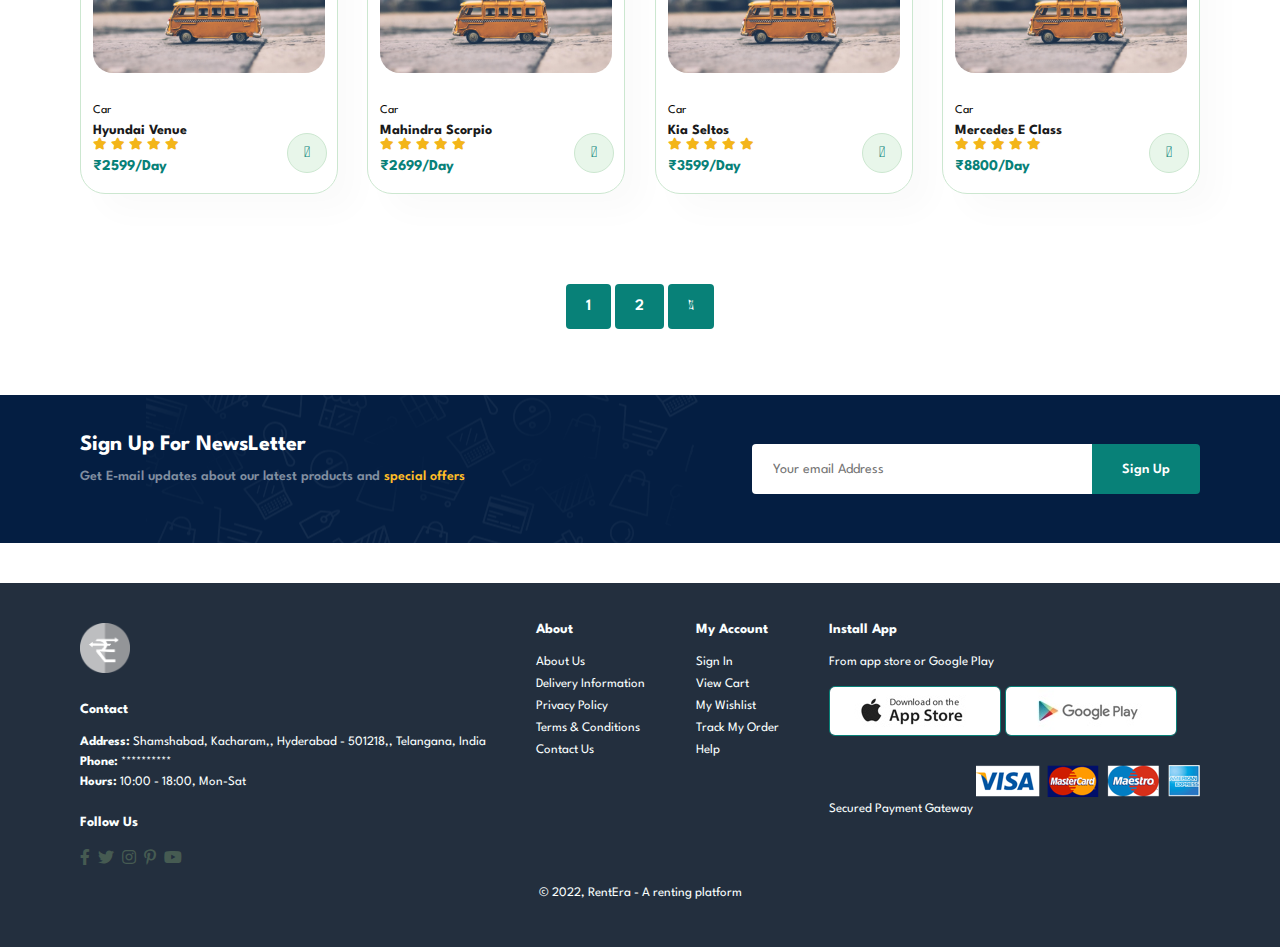
<file: shop.html>
<!DOCTYPE html>
<html lang="en">

<head>
    <meta charset="UTF-8">
    <meta http-equiv="X-UA-Compatible" content="IE=edge">
    <meta name="viewport" content="width=device-width, initial-scale=1.0">
    <title>RentERA | Shop</title>
    <link rel="icon" type="image/x-icon" href="img/logo/logo1.png">
    <link rel="stylesheet" href="style.css">
    <link rel="stylesheet" href="https://pro.fontawesome.com/releases/v5.10.0/css/all.css" />
</head>

<body>

    <section id="header">

        <a href="#"><img src="img/logo/logo1.png" alt="rentera" class="logo"></a>
        <div>
            <ul id="navbar">
                <div class="search-container" id="search-nav">
                    <input type="text" placeholder="Search.." name="search">
                    <button id="srcb" type="submit"><i class="fa fa-search"></i></button>
                </div>
                <li><a  href="index.html">Home</a></li>
                <li><a class="active" href="shop.html">Shop</a></li>
                <li><a href="blog.html">Blog</a></li>
                <li><a href="about.html">About</a></li>
                <li><a href="contact.html">Contact</a></li>
                
                <a href="#" id="close"><i class="fal fa-times"></i></a>
                
            </ul>
        </div>
        <div id="mobile">
            <!--<div class="search-container">
                <input type="text" placeholder="Search.." name="search" id="search-nav-mobile">
                <button type="submit" id="search-button-nav"><i class="fa fa-search"></i></button>
            </div>-->
            <a href="cart.html"><i class="fal fa-shopping-cart"></i></a>
            <i id="bar" class="fas fa-outdent"></i>
        </div>
        
    </section>
    <section id="header-search">

        <div class="search-container">
                <input type="text" placeholder="Search.." name="search" id="search-nav-mobile">
                <button type="submit" id="search-button-nav"><i class="fa fa-search"></i></button>
            </div>
        
    </section>

    <section id="page-header">
        
        <h2>#stayhome</h2>
        
        <p>Save More on Rentera...Happy Renting</p>
       
    </section>

    <section id="product1" class="section-p1">
        
        <div class="pro-container">
            <div class="pro" onclick= "window.location.href='sproduct.html';">
                <img src="img/products/f1.jpg" alt="">
                <div class="des">
                    <span>Car</span>
                    <h5>Renault Kwid</h5>
                    <div class="star">
                        <i class="fas fa-star"></i>
                        <i class="fas fa-star"></i>
                        <i class="fas fa-star"></i>
                        <i class="fas fa-star"></i>
                        <i class="fas fa-star"></i>
                    </div>
                    <h4>₹1188/Day</h4>
                </div>
                <a href="#"><i class="fal fa-shopping-cart cart"></i></a>
            </div>
            <div class="pro" onclick= "window.location.href='sproduct.html';">
                <img src="img/products/f1.jpg" alt="">
                <div class="des">
                    <span>Camera</span>
                    <h5>Canon 80D</h5>
                    <div class="star">
                        <i class="fas fa-star"></i>
                        <i class="fas fa-star"></i>
                        <i class="fas fa-star"></i>
                        <i class="fas fa-star"></i>
                        <i class="fas fa-star"></i>
                    </div>
                    <h4>₹800/Day</h4>
                </div>
                <a href="#"><i class="fal fa-shopping-cart cart"></i></a>
            </div>
            <div class="pro" onclick= "window.location.href='sproduct.html';">
                <img src="img/products/f1.jpg" alt="">
                <div class="des">
                    <span>Gaming</span>
                    <h5>Sony PS4</h5>
                    <div class="star">
                        <i class="fas fa-star"></i>
                        <i class="fas fa-star"></i>
                        <i class="fas fa-star"></i>
                        <i class="fas fa-star"></i>
                        <i class="fas fa-star"></i>
                    </div>
                    <h4>₹149/Day</h4>
                </div>
                <a href="#"><i class="fal fa-shopping-cart cart"></i></a>
            </div>
            <div class="pro" onclick= "window.location.href='sproduct.html';">
                <img src="img/products/f1.jpg" alt="">
                <div class="des">
                    <span>Car</span>
                    <h5>Mahindra Thar</h5>
                    <div class="star">
                        <i class="fas fa-star"></i>
                        <i class="fas fa-star"></i>
                        <i class="fas fa-star"></i>
                        <i class="fas fa-star"></i>
                        <i class="fas fa-star"></i>
                    </div>
                    <h4>₹3999/Day</h4>
                </div>
                <a href="#"><i class="fal fa-shopping-cart cart"></i></a>
            </div>
            <div class="pro" onclick= "window.location.href='sproduct.html';">
                <img src="img/products/f1.jpg" alt="">
                <div class="des">
                    <span>Bike</span>
                    <h5>Honda Activa</h5>
                    <div class="star">
                        <i class="fas fa-star"></i>
                        <i class="fas fa-star"></i>
                        <i class="fas fa-star"></i>
                        <i class="fas fa-star"></i>
                        <i class="fas fa-star"></i>
                    </div>
                    <h4>₹400/Day</h4>
                </div>
                <a href="#"><i class="fal fa-shopping-cart cart"></i></a>
            </div>
            <div class="pro" onclick= "window.location.href='sproduct.html';">
                <img src="img/products/f1.jpg" alt="">
                <div class="des">
                    <span>Car</span>
                    <h5>Maruti Swift</h5>
                    <div class="star">
                        <i class="fas fa-star"></i>
                        <i class="fas fa-star"></i>
                        <i class="fas fa-star"></i>
                        <i class="fas fa-star"></i>
                        <i class="fas fa-star"></i>
                    </div>
                    <h4>₹1999/Day</h4>
                </div>
                <a href="#"><i class="fal fa-shopping-cart cart"></i></a>
            </div>
            <div class="pro" onclick= "window.location.href='sproduct.html';">
                <img src="img/products/f1.jpg" alt="">
                <div class="des">
                    <span>Hotel</span>
                    <h5>Meridian: Grand Lounge</h5>
                    <div class="star">
                        <i class="fas fa-star"></i>
                        <i class="fas fa-star"></i>
                        <i class="fas fa-star"></i>
                        <i class="fas fa-star"></i>
                        <i class="fas fa-star"></i>
                    </div>
                    <h4>₹999/Day</h4>
                </div>
                <a href="#"><i class="fal fa-shopping-cart cart"></i></a>
            </div>
            <div class="pro" onclick= "window.location.href='sproduct.html';">
                <img src="img/products/f1.jpg" alt="">
                <div class="des">
                    <span>Camping</span>
                    <h5>Camping Tents</h5>
                    <div class="star">
                        <i class="fas fa-star"></i>
                        <i class="fas fa-star"></i>
                        <i class="fas fa-star"></i>
                        <i class="fas fa-star"></i>
                        <i class="fas fa-star"></i>
                    </div>
                    <h4>₹149/Day</h4>
                </div>
                <a href="#"><i class="fal fa-shopping-cart cart"></i></a>
            </div>
        
        
        <div class="pro-container">
            <div class="pro" onclick= "window.location.href='sproduct.html';">
                <img src="img/products/f1.jpg" alt="">
                <div class="des">
                    <span>Car</span>
                    <h5>Maruti Swift</h5>
                    <div class="star">
                        <i class="fas fa-star"></i>
                        <i class="fas fa-star"></i>
                        <i class="fas fa-star"></i>
                        <i class="fas fa-star"></i>
                        <i class="fas fa-star"></i>
                    </div>
                    <h4>₹1999/Day</h4>
                </div>
                <a href="#"><i class="fal fa-shopping-cart cart"></i></a>
            </div>
            <div class="pro" onclick= "window.location.href='sproduct.html';">
                <img src="img/products/f1.jpg" alt="">
                <div class="des">
                    <span>Car</span>
                    <h5>Toyota Etios</h5>
                    <div class="star">
                        <i class="fas fa-star"></i>
                        <i class="fas fa-star"></i>
                        <i class="fas fa-star"></i>
                        <i class="fas fa-star"></i>
                        <i class="fas fa-star"></i>
                    </div>
                    <h4>₹2299/Day</h4>
                </div>
                <a href="#"><i class="fal fa-shopping-cart cart"></i></a>
            </div>
            <div class="pro" onclick= "window.location.href='sproduct.html';">
                <img src="img/products/f1.jpg" alt="">
                <div class="des">
                    <span>Car</span>
                    <h5>Vitara Brezza</h5>
                    <div class="star">
                        <i class="fas fa-star"></i>
                        <i class="fas fa-star"></i>
                        <i class="fas fa-star"></i>
                        <i class="fas fa-star"></i>
                        <i class="fas fa-star"></i>
                    </div>
                    <h4>₹2599/Day</h4>
                </div>
                <a href="#"><i class="fal fa-shopping-cart cart"></i></a>
            </div>
            <div class="pro" onclick= "window.location.href='sproduct.html';">
                <img src="img/products/f1.jpg" alt="">
                <div class="des">
                    <span>Car</span>
                    <h5>Mahindra Thar</h5>
                    <div class="star">
                        <i class="fas fa-star"></i>
                        <i class="fas fa-star"></i>
                        <i class="fas fa-star"></i>
                        <i class="fas fa-star"></i>
                        <i class="fas fa-star"></i>
                    </div>
                    <h4>₹3999/Day</h4>
                </div>
                <a href="#"><i class="fal fa-shopping-cart cart"></i></a>
            </div>
            <div class="pro" onclick= "window.location.href='sproduct.html';">
                <img src="img/products/f1.jpg" alt="">
                <div class="des">
                    <span>Car</span>
                    <h5>Hyundai Venue</h5>
                    <div class="star">
                        <i class="fas fa-star"></i>
                        <i class="fas fa-star"></i>
                        <i class="fas fa-star"></i>
                        <i class="fas fa-star"></i>
                        <i class="fas fa-star"></i>
                    </div>
                    <h4>₹2599/Day</h4>
                </div>
                <a href="#"><i class="fal fa-shopping-cart cart"></i></a>
            </div>
            <div class="pro" onclick= "window.location.href='sproduct.html';">
                <img src="img/products/f1.jpg" alt="">
                <div class="des">
                    <span>Car</span>
                    <h5>Mahindra Scorpio</h5>
                    <div class="star">
                        <i class="fas fa-star"></i>
                        <i class="fas fa-star"></i>
                        <i class="fas fa-star"></i>
                        <i class="fas fa-star"></i>
                        <i class="fas fa-star"></i>
                    </div>
                    <h4>₹2699/Day</h4>
                </div>
                <a href="#"><i class="fal fa-shopping-cart cart"></i></a>
            </div>
            <div class="pro" onclick= "window.location.href='sproduct.html';">
                <img src="img/products/f1.jpg" alt="">
                <div class="des">
                    <span>Car</span>
                    <h5>Kia Seltos</h5>
                    <div class="star">
                        <i class="fas fa-star"></i>
                        <i class="fas fa-star"></i>
                        <i class="fas fa-star"></i>
                        <i class="fas fa-star"></i>
                        <i class="fas fa-star"></i>
                    </div>
                    <h4>₹3599/Day</h4>
                </div>
                <a href="#"><i class="fal fa-shopping-cart cart"></i></a>
            </div>
            <div class="pro" onclick= "window.location.href='sproduct.html';">
                <img src="img/products/f1.jpg" alt="">
                <div class="des">
                    <span>Car</span>
                    <h5>Mercedes E Class</h5>
                    <div class="star">
                        <i class="fas fa-star"></i>
                        <i class="fas fa-star"></i>
                        <i class="fas fa-star"></i>
                        <i class="fas fa-star"></i>
                        <i class="fas fa-star"></i>
                    </div>
                    <h4>₹8800/Day</h4>
                </div>
                <a href="#"><i class="fal fa-shopping-cart cart"></i></a>
            </div>
        </div>
    </section>

    <section id="pagination" class="section-p1">
        <a href="#">1</a>
        <a href="#">2</a>
        <a href="#"><i class="fal fa-long-arrow-alt-right"></i></a>
    </section>

    <section id="newsletter" class="section-p1 section-m1">
        <div class="newstext">
            <h4>Sign Up For NewsLetter</h4>
            <p>Get E-mail updates about our latest products and <span>special offers</span></p>
        </div>
        <div class="form">
            <input type="text" placeholder="Your email Address">
            <button class="normal">Sign Up</button>
        </div>
    </section>

    <footer class="section-p1">
        <div class="col">
            <img class="logo" src="img/logo/logo1.png" alt="rentera">
            <h4>Contact</h4>
            <p> <strong>Address:</strong> Shamshabad, Kacharam,, Hyderabad - 501218,, Telangana, India</p>
            <p> <strong>Phone:</strong> **********</p>
            <p> <strong>Hours:</strong> 10:00 - 18:00, Mon-Sat</p>
            <div class="follow">
                <h4>Follow Us</h4>
                <div class="icon">
                    <i class="fab fa-facebook-f"></i>
                    <i class="fab fa-twitter"></i>
                    <i class="fab fa-instagram"></i>
                    <i class="fab fa-pinterest-p"></i>
                    <i class="fab fa-youtube"></i>
                </div>
            </div>
        </div>

        <div class="col">
            <h4>About</h4>
            <a href="about.html">About Us</a>
            <a href="#">Delivery Information</a>
            <a href="#">Privacy Policy</a>
            <a href="#">Terms & Conditions</a>
            <a href="contact.html">Contact Us</a>
        </div>

        <div class="col">
            <h4>My Account</h4>
            <a href="#">Sign In</a>
            <a href="#">View Cart</a>
            <a href="#">My Wishlist</a>
            <a href="#">Track My Order</a>
            <a href="#">Help</a>
        </div>

        <div class="col install">
            <h4>Install App</h4>
            <p>From app store or Google Play</p>
            <div class="row">
                <img src="img/pay/app.jpg" alt="">
                <img src="img/pay/play.jpg" alt="">
            </div>
            <p>Secured Payment Gateway
                <img src="img/pay/pay.png" alt="">
            </p>
        </div>
        <div class="copyright">
            <p>© 2022, RentEra - A renting platform</p>
        </div>
    </footer>


    <script src="script.js"></script>
</body>

</html>
</file>
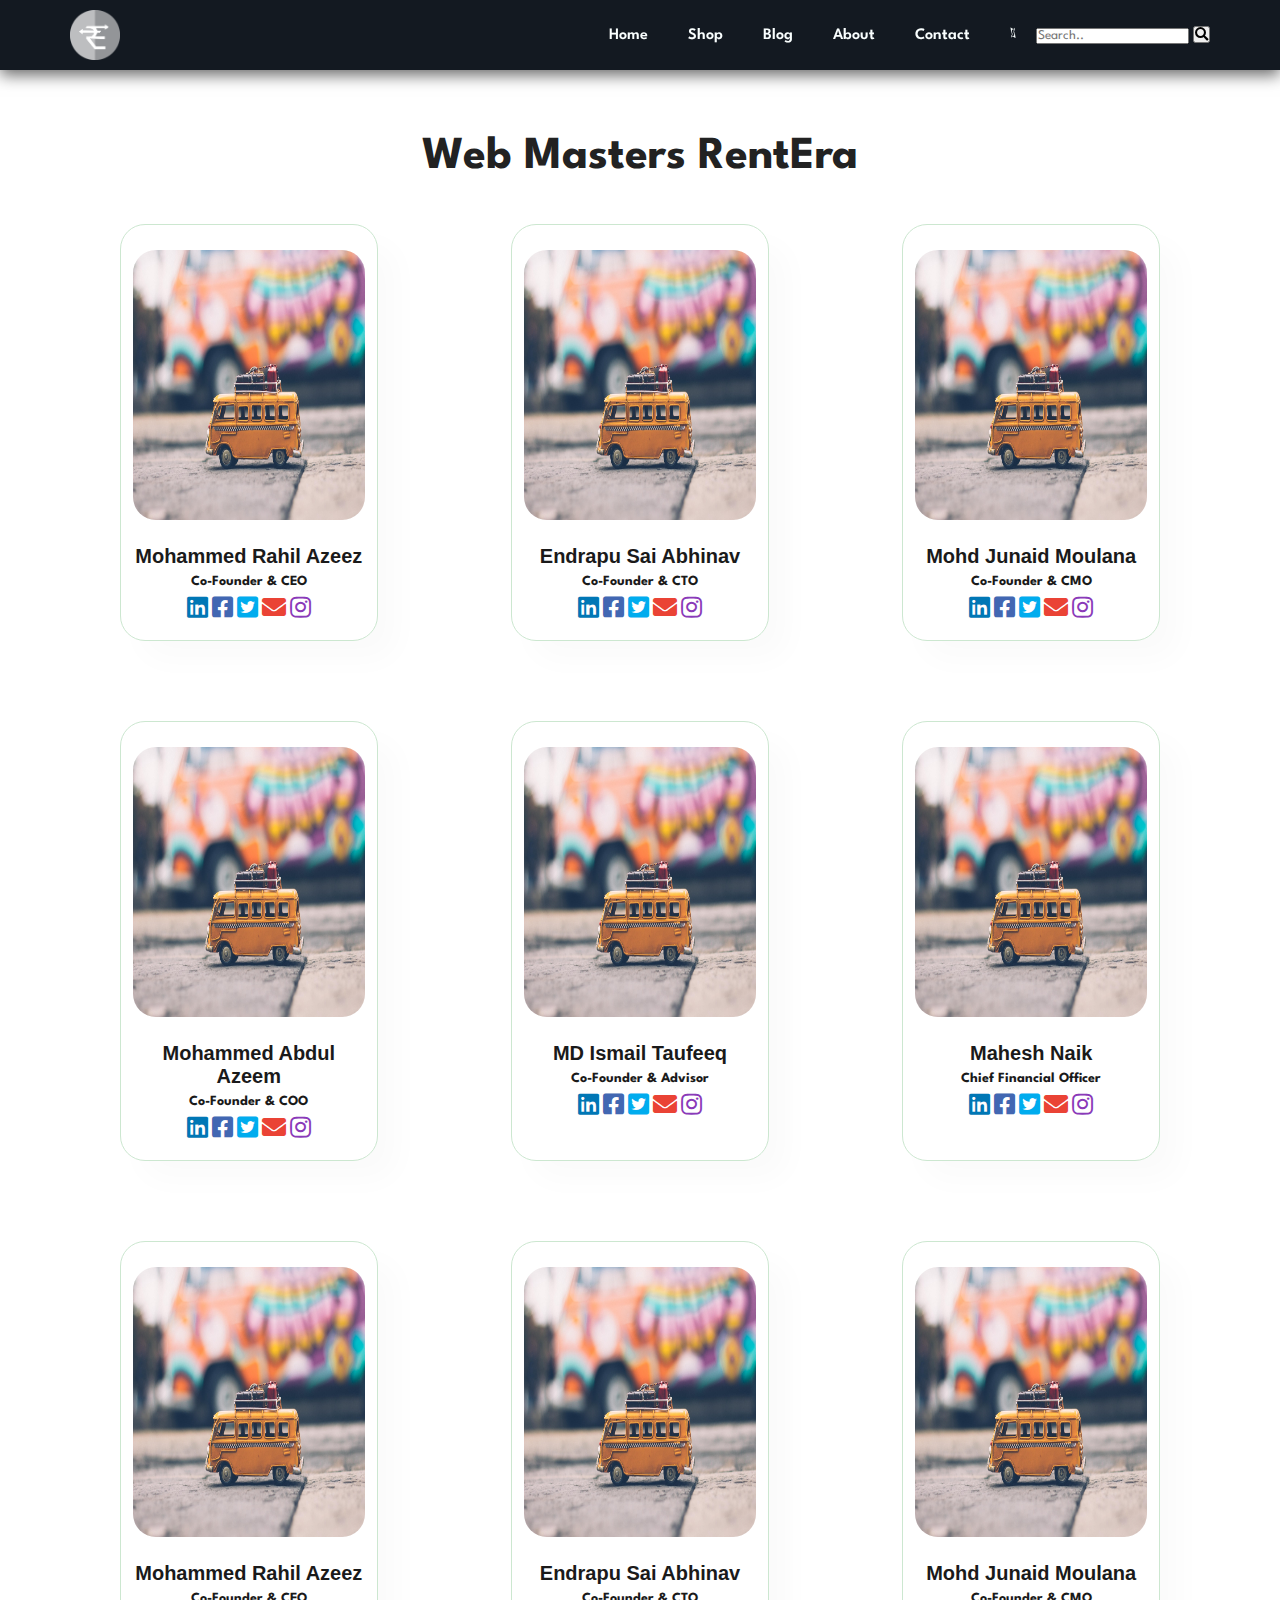
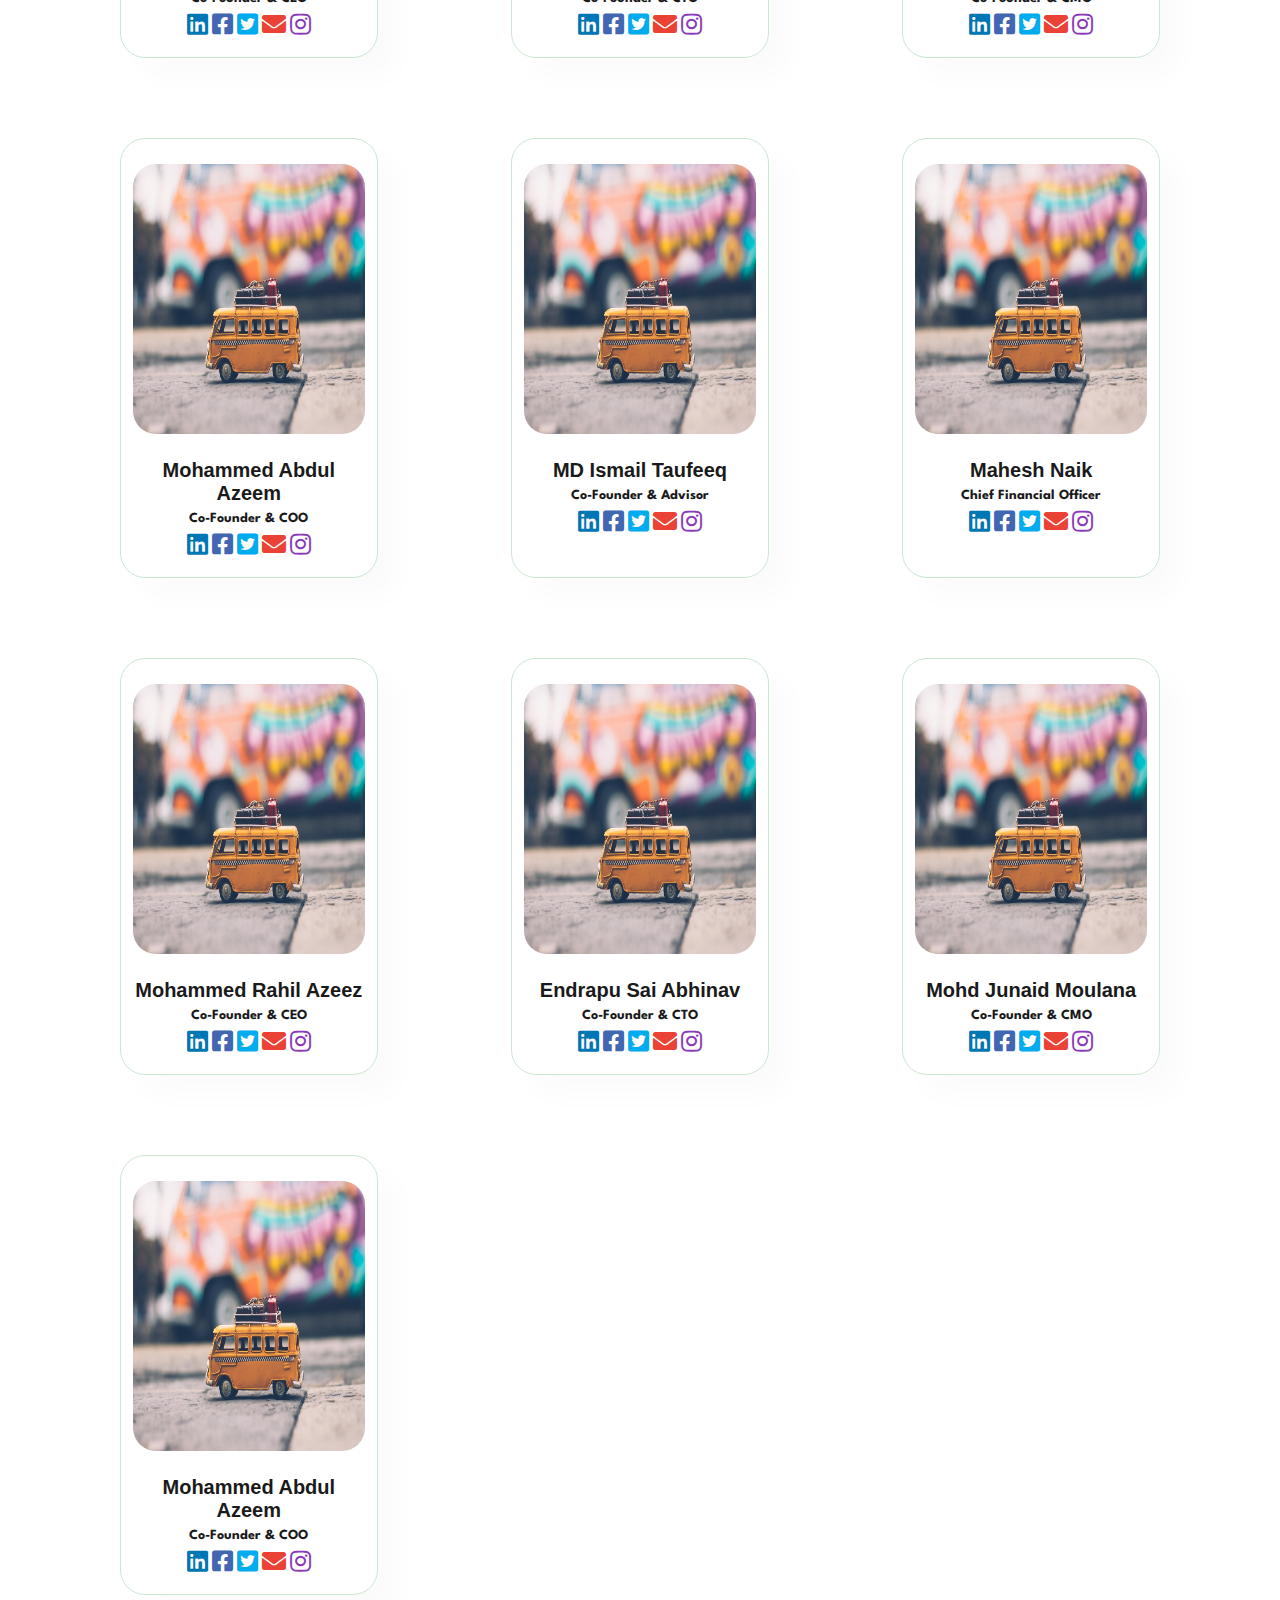
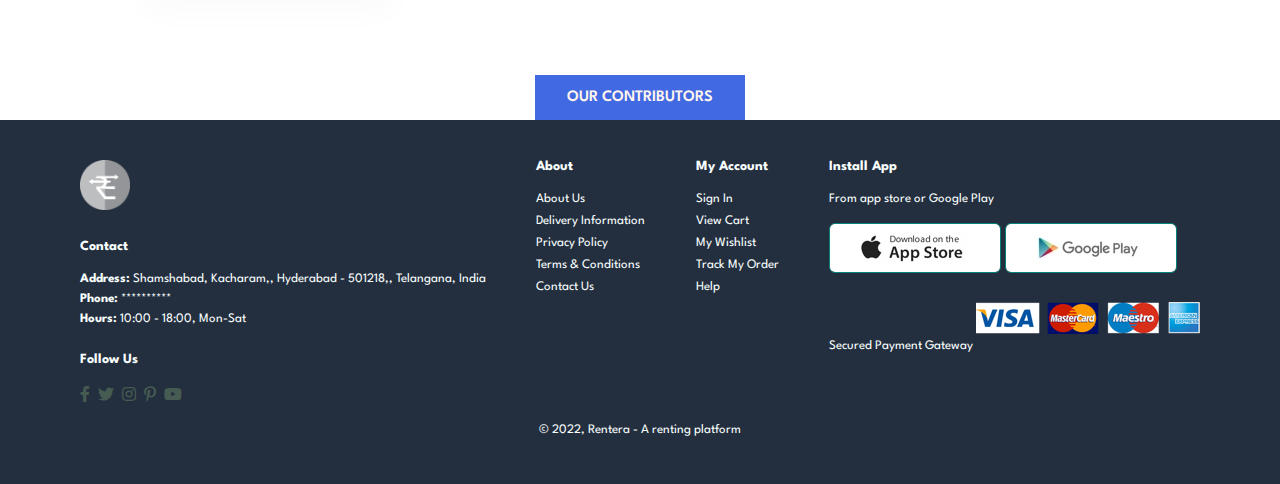
<file: webmasters.html>
<html>
<head>
    
    <meta charset="UTF-8">
    <meta http-equiv="X-UA-Compatible" content="IE=edge">
    <title>RentERA | WebMasters</title>
    <link rel="icon" type="image/x-icon" href="img/logo/logo1.png">
    <link rel="icon" type="image/x-icon" href="img/logo/logo1.png">
    <link href="about.css" rel="stylesheet">
    <meta name="viewport" content="width=device-width, initial-scale=1">
    <link rel="stylesheet" href="https://pro.fontawesome.com/releases/v5.10.0/css/all.css" />
</head>

<body>
<!--NAVBAR SECTION-->
    <section id="header">

        <a href="#"><img src="img/logo/logo1.png" alt="rentera" class="logo"></a>
        <div>
            <ul id="navbar">
                <li><a href="index.html">Home</a></li>
                <li><a href="shop.html">Shop</a></li>
                <li><a href="#">Blog</a></li>
                <li><a href="about.html">About</a></li>
                <li><a href="contact.html">Contact</a></li>
                <li id="lg-bag"><a href="cart.html"><i class="fal fa-shopping-cart"></i></a></li>
                <a href="#" id="close"><i class="fal fa-times"></i></a>
                <div class="search-container">
                    <input type="text" placeholder="Search.." name="search">
                    <button type="submit"><i class="fa fa-search"></i></button>
                </div>
            </ul>
        </div>
        <div id="mobile">
            <a href="cart.html"><i class="fal fa-shopping-cart"></i></a>
            <i id="bar" class="fas fa-outdent"></i>
        </div>
    </section> 
<!--TEAM SECTION-->
<section id="product1" class="section-p1">
    <h2>Web Masters RentEra</h2>
    <div class="pro-container">
        <div class="pro">
            <img src="img/products/f1.jpg" alt="">
            <div class="des">
                <span>Mohammed Rahil Azeez</span>
                <h5>Co-Founder & CEO</h5>
                <div class="star">
                    <i class="fab fa-linkedin" style="color:#0077b5"></i>
                    <i class="fab fa-facebook-square" style="color:#4267B2"></i>
                    <i class="fab fa-twitter-square" style="color:#00acee"></i>
                    <i class="fas fa-envelope" style="color:#EA4335" ></i>
                    <i class="fab fa-instagram" style="color:#8a3ab9"></i>
                </div>
            </div>
        </div>
        <div class="pro">
            <img src="img/products/f1.jpg" alt="">
            <div class="des">
                <span>Endrapu Sai Abhinav</span>
                <h5>Co-Founder & CTO</h5>
                <div class="star">
                    <i class="fab fa-linkedin" style="color:#0077b5"></i>
                    <i class="fab fa-facebook-square" style="color:#4267B2"></i>
                    <i class="fab fa-twitter-square" style="color:#00acee"></i>
                    <i class="fas fa-envelope" style="color:#EA4335" ></i>
                    <i class="fab fa-instagram" style="color:#8a3ab9"></i>
                </div>
            </div>
        </div>
        <div class="pro">
            <img src="img/products/f1.jpg" alt="">
            <div class="des">
                <span>Mohd Junaid Moulana</span>
                <h5>Co-Founder & CMO</h5>
                <div class="star">
                    <i class="fab fa-linkedin" style="color:#0077b5"></i>
                    <i class="fab fa-facebook-square" style="color:#4267B2"></i>
                    <i class="fab fa-twitter-square" style="color:#00acee"></i>
                    <i class="fas fa-envelope" style="color:#EA4335" ></i>
                    <i class="fab fa-instagram" style="color:#8a3ab9"></i>
                </div>
            </div>
        </div>
        <div class="pro">
            <img src="img/products/f1.jpg" alt="">
            <div class="des">
                <span>Mohammed Abdul Azeem</span>
                <h5>Co-Founder & COO</h5>
                <div class="star">
                    <i class="fab fa-linkedin" style="color:#0077b5"></i>
                    <i class="fab fa-facebook-square" style="color:#4267B2"></i>
                    <i class="fab fa-twitter-square" style="color:#00acee"></i>
                    <i class="fas fa-envelope" style="color:#EA4335" ></i>
                    <i class="fab fa-instagram" style="color:#8a3ab9"></i>
                </div>
            </div>
        </div>
        <div class="pro">
            <img src="img/products/f1.jpg" alt="">
            <div class="des">
                <span>MD Ismail Taufeeq</span>
                <h5>Co-Founder & Advisor</h5>
                <div class="star">
                    <i class="fab fa-linkedin" style="color:#0077b5"></i>
                    <i class="fab fa-facebook-square" style="color:#4267B2"></i>
                    <i class="fab fa-twitter-square" style="color:#00acee"></i>
                    <i class="fas fa-envelope" style="color:#EA4335" ></i>
                    <i class="fab fa-instagram" style="color:#8a3ab9"></i>
                </div>
            </div>
        </div>
        <div class="pro">
            <img src="img/products/f1.jpg" alt="">
            <div class="des">
                <span>Mahesh Naik</span>
                <h5>Chief Financial Officer</h5>
                <div class="star">
                    <i class="fab fa-linkedin" style="color:#0077b5"></i>
                    <i class="fab fa-facebook-square" style="color:#4267B2"></i>
                    <i class="fab fa-twitter-square" style="color:#00acee"></i>
                    <i class="fas fa-envelope" style="color:#EA4335" ></i>
                    <i class="fab fa-instagram" style="color:#8a3ab9"></i>
                </div>
            </div>
        </div>
        <div class="pro">
            <img src="img/products/f1.jpg" alt="">
            <div class="des">
                <span>Mohammed Rahil Azeez</span>
                <h5>Co-Founder & CEO</h5>
                <div class="star">
                    <i class="fab fa-linkedin" style="color:#0077b5"></i>
                    <i class="fab fa-facebook-square" style="color:#4267B2"></i>
                    <i class="fab fa-twitter-square" style="color:#00acee"></i>
                    <i class="fas fa-envelope" style="color:#EA4335" ></i>
                    <i class="fab fa-instagram" style="color:#8a3ab9"></i>
                </div>
            </div>
        </div>
        <div class="pro">
            <img src="img/products/f1.jpg" alt="">
            <div class="des">
                <span>Endrapu Sai Abhinav</span>
                <h5>Co-Founder & CTO</h5>
                <div class="star">
                    <i class="fab fa-linkedin" style="color:#0077b5"></i>
                    <i class="fab fa-facebook-square" style="color:#4267B2"></i>
                    <i class="fab fa-twitter-square" style="color:#00acee"></i>
                    <i class="fas fa-envelope" style="color:#EA4335" ></i>
                    <i class="fab fa-instagram" style="color:#8a3ab9"></i>
                </div>
            </div>
        </div>
        <div class="pro">
            <img src="img/products/f1.jpg" alt="">
            <div class="des">
                <span>Mohd Junaid Moulana</span>
                <h5>Co-Founder & CMO</h5>
                <div class="star">
                    <i class="fab fa-linkedin" style="color:#0077b5"></i>
                    <i class="fab fa-facebook-square" style="color:#4267B2"></i>
                    <i class="fab fa-twitter-square" style="color:#00acee"></i>
                    <i class="fas fa-envelope" style="color:#EA4335" ></i>
                    <i class="fab fa-instagram" style="color:#8a3ab9"></i>
                </div>
            </div>
        </div>
        <div class="pro">
            <img src="img/products/f1.jpg" alt="">
            <div class="des">
                <span>Mohammed Abdul Azeem</span>
                <h5>Co-Founder & COO</h5>
                <div class="star">
                    <i class="fab fa-linkedin" style="color:#0077b5"></i>
                    <i class="fab fa-facebook-square" style="color:#4267B2"></i>
                    <i class="fab fa-twitter-square" style="color:#00acee"></i>
                    <i class="fas fa-envelope" style="color:#EA4335" ></i>
                    <i class="fab fa-instagram" style="color:#8a3ab9"></i>
                </div>
            </div>
        </div>
        <div class="pro">
            <img src="img/products/f1.jpg" alt="">
            <div class="des">
                <span>MD Ismail Taufeeq</span>
                <h5>Co-Founder & Advisor</h5>
                <div class="star">
                    <i class="fab fa-linkedin" style="color:#0077b5"></i>
                    <i class="fab fa-facebook-square" style="color:#4267B2"></i>
                    <i class="fab fa-twitter-square" style="color:#00acee"></i>
                    <i class="fas fa-envelope" style="color:#EA4335" ></i>
                    <i class="fab fa-instagram" style="color:#8a3ab9"></i>
                </div>
            </div>
        </div>
        <div class="pro">
            <img src="img/products/f1.jpg" alt="">
            <div class="des">
                <span>Mahesh Naik</span>
                <h5>Chief Financial Officer</h5>
                <div class="star">
                    <i class="fab fa-linkedin" style="color:#0077b5"></i>
                    <i class="fab fa-facebook-square" style="color:#4267B2"></i>
                    <i class="fab fa-twitter-square" style="color:#00acee"></i>
                    <i class="fas fa-envelope" style="color:#EA4335" ></i>
                    <i class="fab fa-instagram" style="color:#8a3ab9"></i>
                </div>
            </div>
        </div>
        <div class="pro">
            <img src="img/products/f1.jpg" alt="">
            <div class="des">
                <span>Mohammed Rahil Azeez</span>
                <h5>Co-Founder & CEO</h5>
                <div class="star">
                    <i class="fab fa-linkedin" style="color:#0077b5"></i>
                    <i class="fab fa-facebook-square" style="color:#4267B2"></i>
                    <i class="fab fa-twitter-square" style="color:#00acee"></i>
                    <i class="fas fa-envelope" style="color:#EA4335" ></i>
                    <i class="fab fa-instagram" style="color:#8a3ab9"></i>
                </div>
            </div>
        </div>
        <div class="pro">
            <img src="img/products/f1.jpg" alt="">
            <div class="des">
                <span>Endrapu Sai Abhinav</span>
                <h5>Co-Founder & CTO</h5>
                <div class="star">
                    <i class="fab fa-linkedin" style="color:#0077b5"></i>
                    <i class="fab fa-facebook-square" style="color:#4267B2"></i>
                    <i class="fab fa-twitter-square" style="color:#00acee"></i>
                    <i class="fas fa-envelope" style="color:#EA4335" ></i>
                    <i class="fab fa-instagram" style="color:#8a3ab9"></i>
                </div>
            </div>
        </div>
        <div class="pro">
            <img src="img/products/f1.jpg" alt="">
            <div class="des">
                <span>Mohd Junaid Moulana</span>
                <h5>Co-Founder & CMO</h5>
                <div class="star">
                    <i class="fab fa-linkedin" style="color:#0077b5"></i>
                    <i class="fab fa-facebook-square" style="color:#4267B2"></i>
                    <i class="fab fa-twitter-square" style="color:#00acee"></i>
                    <i class="fas fa-envelope" style="color:#EA4335" ></i>
                    <i class="fab fa-instagram" style="color:#8a3ab9"></i>
                </div>
            </div>
        </div>
        <div class="pro">
            <img src="img/products/f1.jpg" alt="">
            <div class="des">
                <span>Mohammed Abdul Azeem</span>
                <h5>Co-Founder & COO</h5>
                <div class="star">
                    <i class="fab fa-linkedin" style="color:#0077b5"></i>
                    <i class="fab fa-facebook-square" style="color:#4267B2"></i>
                    <i class="fab fa-twitter-square" style="color:#00acee"></i>
                    <i class="fas fa-envelope" style="color:#EA4335" ></i>
                    <i class="fab fa-instagram" style="color:#8a3ab9"></i>
                </div>
            </div>
        </div>
        
    </div>
</section>
<!--CONTRIBUTORS SECTION-->
<center><button class="btn" id = "btn-contrib" type="button">OUR  CONTRIBUTORS</button></center>    
<section id="Contibutor" class="section-p1">
    <h2>RentEra Family</h2>
    <br><br><br>
    <div class="pro-container">
        <div class="pro">
            <a href="managers.html"><img src="t1.jpg" alt=""></a>
        </div>
        
        <div class="pro">
            <a href="marketteam.html"><img src="t3.jpg" alt=""></a>
           
        </div>
        <div class="pro">
            <a href="operations.html"><img src="t4.jpg" alt=""></a>
        </div>
        
    </div>
</section>

<!--FOOTER SECTION-->
    <footer class="section-p1">
        <div class="col">
            <img class="logo" src="img/logo/logo1.png" alt="rentera">
            <h4>Contact</h4>
            <p> <strong>Address:</strong> Shamshabad, Kacharam,, Hyderabad - 501218,, Telangana, India</p>
            <p> <strong>Phone:</strong> **********</p>
            <p> <strong>Hours:</strong> 10:00 - 18:00, Mon-Sat</p>
            <div class="follow">
                <h4>Follow Us</h4>
                <div class="icon">
                    <i class="fab fa-facebook-f"></i>
                    <i class="fab fa-twitter"></i>
                    <i class="fab fa-instagram"></i>
                    <i class="fab fa-pinterest-p"></i>
                    <i class="fab fa-youtube"></i>
                </div>
            </div>
        </div>

        <div class="col">
            <h4>About</h4>
            <a href="#">About Us</a>
            <a href="#">Delivery Information</a>
            <a href="#">Privacy Policy</a>
            <a href="#">Terms & Conditions</a>
            <a href="#">Contact Us</a>
        </div>

        <div class="col">
            <h4>My Account</h4>
            <a href="#">Sign In</a>
            <a href="#">View Cart</a>
            <a href="#">My Wishlist</a>
            <a href="#">Track My Order</a>
            <a href="#">Help</a>
        </div>

        <div class="col install">
            <h4>Install App</h4>
            <p>From app store or Google Play</p>
            <div class="row">
                <img src="img/pay/app.jpg" alt="">
                <img src="img/pay/play.jpg" alt="">
            </div>
            <p>Secured Payment Gateway
                <img src="img/pay/pay.png" alt="">
            </p>
        </div>
        <div class="copyright">
            <p>© 2022, Rentera - A renting platform</p>
        </div>
    </footer>


    <script src="script.js"></script>
</body>

</html>
</file>
<file: style.css>
@import url('https://fonts.googleapis.com/css2?family=Dongle&family=Spartan:wght@100;200;300;400;500;600;700;800;900&display=swap');

*{
    margin: 0;
    padding: 0;
    box-sizing: border-box;
    font-family: 'Spartan', sans-serif;
}

h1{
    font-size: 50px;
    line-height: 64px;
    color: #222;
}

h2{
    font-size: 46px;
    line-height: 54px;
    color: #222;
}

h4{
    font-size: 20px;
    color: #222;
}

h6{
    font-weight: 700;
    font-size: 12px;
}

p{
    font-size: 16px;
    color: #465b52;
    margin: 15px 0 20px 0;
}

.section-p1{
    padding: 40px 80px;
}

.section-m1{
    margin: 40px 0;
}

button.normal {
    font-size: 14px;
    font-weight: 600;
    padding: 15px 30px;
    color: #000;
    background-color: #eee;
    border-radius: 4px;
    cursor: pointer;
    border: none;
    outline: none;
    transition: 0.2s;
}

button.white {
    font-size: 13px;
    font-weight: 600;
    padding: 11px 18px;
    color: #000;
    background-color: transparent;
    cursor: pointer;
    border: 1px solid #fff;
    outline: none;
    transition: 0.2s;
}

/* navbar */

#header{
    display: flex;
    align-items: center;
    justify-content: space-between;
    padding: 10px 70px;
    background: #131921;
    box-shadow: 0 5px 15px rgba(0, 0, 0, 0.6);
    z-index: 999;
    position: sticky;
    top: 0;
    left: 0;
}
#header-search{
    display: none;
    align-items: center;
    justify-content: space-between;
    padding: 10px 70px;
    background: #E3E6F3;
    
    z-index: 999;
    top: 10vh;
    left: 0;
}

#navbar{
    display: flex;
    align-items:center;
    justify-content: center;
}

#navbar li{
    list-style: none;
    padding: 0 20px;
    position: relative;
}

#navbar li a{
    text-decoration: none;
    font-size: 16px;
    font-weight: 600;
    color: #faffff;
    transition: 0.3s ease;
}

#navbar li a:hover,
#navbar li a.active{
    color: #088178;
}

#navbar li a.active::after,
#navbar li a:hover::after{
    content: "";
    width: 30%;
    height: 2px;
    background: #088178;
    position: absolute;
    bottom: -4px;
    left: 20px;
}
#header .logo{
    height:50px;
    margin: 0px;
    padding: 0px;
}

#mobile{
    display: none;
    align-items: center;
}
#close{
    display:none;
}




#navbar .search-container button {
    float: right;
    padding: 7.5px 10px;
    margin-top: 8px;
    margin-right: 16px;
    background: #ddd;
    font-size: 17px;
    border: none;
    cursor: pointer;
  }
  
  .topnav .search-container button:hover {
    background: #ccc;
  }

  #navbar .search-container input[type=text] {
    padding: 6px;
    margin-top: 8px;
    font-size: 17px;
    border: none;
    width: 500px;
  }
  


/* Hero Part */


#hero{
    background-image: url("img/hero/hero.jpg");
    height: 90vh;
    width: 100%;
    background-size: cover;
    background-position: top 25% right 0;
    padding: 0 80px;
    display: flex;
    align-items: flex-start;
    justify-content: center;
    flex-direction: column;
}

#hero h4{
    padding-bottom: 15px;
}

#hero h1{
    color: #0cb4a9;
}

#hero button{
    background-image: url("img/hero/button.png");
    background-color: transparent;
    color: #0cb4a9;
    border: 0;
    padding: 14px 80px 14px 65px;
    background-repeat: no-repeat;
    cursor: pointer;
    font-weight: 700;
    font-size: 15px;
}


/*      SLIDER       */
.showSlide {  
    display: none  
}  
    .showSlide img {  
        width: 100%;  
    }  
.slidercontainer {  

    max-width: 100%;  
    overflow:hidden;
    height:100vh;
    position: relative;  
    margin: auto;  
}  
.left, .right {  
    cursor: pointer;  
    position: absolute;  
    top: 50%;  
    width: auto;  
    padding: 16px;  
    margin-top: -22px;  
    color: white;  
    font-weight: bold;  
    font-size: 18px;  
    transition: 0.6s ease;  
    border-radius: 0 3px 3px 0;  
}  
.right {  
    right: 0;  
    border-radius: 3px 0 0 3px;  
}  
    .left:hover, .right:hover {  
        background-color: rgba(115, 115, 115, 0.8);  
    }  
.content {  
    color: #eff5d4;  
    font-size: 30px;  
    padding: 8px 12px;  
    position: absolute;  
    top: 10px;  
    width: 100%;  
    text-align: center;  
}  
.acctive {  
    background-color: #717171;  
}  
/* Fading animation */  
.fade {  
    -webkit-animation-name: fade;  
    -webkit-animation-duration: 1.5s;  
    animation-name: fade;  
    animation-duration: 1.5s;  
}  
@-webkit-keyframes fade {  
    from {  
        opacity: .4  
    }  
    to {  
        opacity: 1  
    }  
}  

@keyframes fade {  
    from {  
        opacity: .4  
    }  
    to {  
        opacity: 1  
    }  
}  













#feature{
    display: flex;
    align-items: center;
    justify-content: space-between;
    flex-wrap: wrap;
}

#feature .fe-box{
    width: 180px;
    text-align: center;
    padding: 25px 15px;
    box-shadow: 20px 20px 34px rgba(0, 0, 0, 0.03);
    border: 1px solid #cce7d0;
    border-radius: 4px;
    margin: 15px 0;
}

#feature .fe-box:hover{
    box-shadow: 10px 10px 54px rgba(70, 62, 221, 0.1);
}

#feature .fe-box img{
    width: 100%;
    margin-bottom: 10px;
}

#feature .fe-box h6{
    display: inline-block;
    padding: 9px 8px 6px 6px;
    line-height: 1;
    border-radius: 4px;
    color: #088178;
    background-color: #fddde4;
}

#feature .fe-box:nth-child(2) h6{
    background-color: #cdebbc;
}

#feature .fe-box:nth-child(3) h6{
    background-color: #d1e8f2;
}

#feature .fe-box:nth-child(4) h6{
    background-color: #cdd4f8;
}

#feature .fe-box:nth-child(5) h6{
    background-color: #f6dbf6;
}

#feature .fe-box:nth-child(6) h6{
    background-color: #fff2e5;
}

#product1{
    text-align: center;
}

#product1 .pro-container {
    display: flex;
    justify-content: space-between;
    padding-top: 20px;
    flex-wrap: wrap;
}

#product1 .pro {
    width: 23%;
    min-width: 250px;
    padding: 10px 12px;
    margin-bottom: 25px;
    border: 1px solid #cce7d0;
    border-radius: 25px;
    cursor: pointer;
    box-shadow: 20px 20px 30px rgba(0, 0, 0, 0.02);
    transition: 0.2s ease;
    position: relative;
}

#product1 .pro:hover {
    box-shadow: 20px 20px 30px rgba(0, 0, 0, 0.06);
}

#product1 .pro img {
    width: 100%;
    border-radius: 20px;
    margin: 15px 0;
}

#product1 .pro .des {
    text-align: start;
    padding: 10px 0;    
}

#product1 .pro .des span {
    color: #060603;
    font-size: 12px;
}

#product1 .pro .des h5 {
    padding-top: 7px;
    color: #1a1a1a;
    font-size: 14px;
}

#product1 .pro .des i {
    font-size: 12px;
    color: rgb(243, 181, 25);
}

#product1 .pro .des h4 {
    padding-top: 7px;
    font-size: 15px;
    font-weight: 700;
    color: #088178;
}

#product1 .pro .cart {
        width: 40px;
        height: 40px;
        line-height: 40px;
        border-radius: 50px;
        background-color: #e8f6ea;
        font-weight: 500;
        color: #088178;
        border: 1px solid #cce7d0;
        position: absolute;
        bottom: 20px;
        right: 10px;
}

#banner {
    display: flex;
    flex-direction: column;
    justify-content: center;
    align-items: center;
    text-align: center;
    background-image: url("img/banner/b2.jpg");
    width: 100%;
    height: 40vh;
    background-size: cover;
    background-position: center;
}

#banner h4 {
    color: #fff;
    font-size: 16px;
}

#banner h2 {
    color: #fff;
    font-size: 30px;
    padding: 10px 0;
}

#banner h2 span {
    color: #ef3636;
}

#banner button:hover {
    background: #088178;
    color: #fff;
}

#banner a{
    text-decoration: none;
    color: #000;
}

#sm-banner {
    display: flex;
    justify-content: space-between;
    flex-wrap: wrap;
}
#sm-banner a{
    text-decoration: none;
    color: #000;
}

#sm-banner .banner-box {
    display: flex;
    flex-direction: column;
    justify-content: center;
    align-items: flex-start;
    background-image: url("img/banner2/aa.jpg");
    min-width: 650px;
    height: 50vh;
    background-size: cover;
    background-position: center;
    padding: 30px;
}

#sm-banner h4 {
    color: #eee;
    font-size: 16px;
}

#sm-banner h2 {
    color: #eee;
    font-size: 28px;
    font-weight: 800;
}

#sm-banner span {
    color: #eee;
    font-size: 14px;
    font-weight: 500;
    padding-bottom: 15px;
}

#sm-banner .banner-box:hover button{
    background: #088178;
    border: 1px solid #088178;
}

#sm-banner .banner-box2 {
    background-image: url("img/banner2/ab.jpg");
}

#sm-banner .banner-box2 h4 {
    color: #000;
    font-size: 16px;
}

#sm-banner .banner-box2 h2 {
    color: #000;
    font-size: 28px;
    font-weight: 800;
}

#sm-banner .banner-box2 span {
    color: #000;
    font-size: 14px;
    font-weight: 500;
    padding-bottom: 15px;
}

#banner3 {
    display: flex;
    justify-content: space-between;
    flex-wrap: wrap;
    padding: 0 80px;
}

#banner3 .banner-box {
    display: flex;
    flex-direction: column;
    justify-content: center;
    align-items: flex-start;
    background-image: url("img/banner3/bn.jpg");
    min-width: 30%;
    height: 30vh;
    background-size: cover;
    background-position: center;
    padding: 20px;
    margin-bottom: 20px;
}

#banner3 .banner-box2 {
    background-image: url("img/banner3/ht.jpg");
} 

#banner3 .banner-box3 {
    background-image: url("img/banner3/el.jpg");
} 

#banner3 h2 {
    color: #000;
    font-weight: 900;
    font-size: 22px;
}

#banner3 h3 {
    color: #ec544e;
    font-weight: 800;
    font-size: 15px;
}

#newsletter {
    display: flex;
    justify-content: space-between;
    flex-wrap: wrap;
    align-items: center;
    background-image: url("img/letter/b14.png");
    background-repeat: no-repeat;
    background-position: 20% 30%;
    background-color: #041e42;
}

#newsletter h4 {
    font-size: 22px;
    font-weight: 700;
    color: #fff;
}

#newsletter p{
    font-size: 14px;
    font-weight: 600;
    color: #818ea0;
}

#newsletter p span {
    color: #ffbd27;
}

#newsletter .form {
    display: flex;
    width: 40%;
}

#newsletter input {
    height: 3.125rem;
    padding: 0 1.25rem;
    font-size: 14px;
    width: 100%;
    border: 1px solid transparent;
    border-radius: 4px;
    outline: none;
    border-top-right-radius: 0;
    border-bottom-right-radius: 0;
}

#newsletter button {
    background-color: #088178;
    color: #fff;
    white-space: nowrap;
    border-top-left-radius: 0;
    border-bottom-left-radius: 0;
}

footer {
    display: flex;
    flex-wrap: wrap;
    justify-content: space-between;
    background-color: 
    #232f3e;
}

footer .col {
    display: flex;
    flex-direction: column;
    align-items: flex-start;
    margin-bottom: 20px;
}

footer .logo {
    margin-bottom: 30px;
    height:50px;
}

footer h4 {
    font-size: 14px;
    padding-bottom: 20px;
    color: #faffff;
}

footer p{
    font-size: 13px;
    margin: 0 0 8px 0;
    color: #faffff;
}

footer a{
    font-size: 13px;
    text-decoration: none;
    color: #222;
    margin-bottom: 10px;
    color: #faffff;
}

footer .follow {
    margin-top: 20px;
    color: #faffff;
}

footer .follow i {
    color: #465b52;
    padding-right: 4px;
    cursor: pointer;
}

footer .install .row img {
    border: 1px solid #088178;
    border-radius: 6px;
}

footer .install img {
    margin: 10px 0 15px 0;
}

footer .follow i:hover,
footer a:hover {
    color: #088178;
}

footer .copyright {
    width: 100%;
    text-align: center;
}



#page-header{
    background-image: url("img/banner2/aa.jpg");
    width: 100%;
    height: 40vh;
    background-size: cover;
    display: flex;
    justify-content: center;
    text-align: center;
    flex-direction: column;
    padding: 14px;
}

#page-header h2,
#page-header p{
    color: #fff;
}

#pagination{
     text-align: center;
}

#pagination a{
      text-decoration: none;
      background-color: #088178;
      padding: 15px 20px;
      border-radius: 4px;
      color: #fff;
      font-weight:600;

}

#prodetails{
    display: flex;
    margin-top: 20px;
}

#prodetails .single-pro-image{
     width: 40%;
     margin-right: 50px; 

}

.small-img-group {
    display: flex;
    justify-content: space-between;
}

.small-img-col{
     flex-basis: 24%;
     cursor: pointer;

    
}

#prodetails .single-pro-details{
      width: 50%;
      padding-top: 30px;

}

#prodetails .single-pro-details h4 {
    padding: 40px 0 20px 0;

}
#prodetails .single-pro-details h2 { 
    font-size: 26px;
}

#prodetails .single-pro-details select {
    display: block;
    padding: 5px 10px;
    margin-bottom: 10px;
}

#prodetails .single-pro-details input{
    width: 50px;
    height: 47px;
    padding-left: 10px;
    font-size: 16px;
    margin-right:10px;
}

#prodetails .single-pro-details input:focus {
    outline: none;
}

#prodetails .single-pro-details button {
    background: #088178;
    color: #fff;
}

#prodetails .single-pro-details span{
    line-height: 25px;
}


/* Cart Page */

#cart{
    overflow-x: auto;
}

#cart table{
    width: 100%;
    border-collapse: collapse;
    table-layout: fixed;
    white-space: nowrap;
}

#cart table img{
    width: 70px;
}

#cart table td:nth-child(1){
    width: 100px;
    text-align: center;
}

#cart table td:nth-child(2){
    width: 150px;
    text-align: center;
}

#cart table td:nth-child(3){
    width: 250px;
    text-align: center;
}

#cart table td:nth-child(4),
#cart table td:nth-child(5),
#cart table td:nth-child(6){
    width: 150px;
    text-align: center;
}

#cart table td:nth-child(5) input{
    width: 70px;
    padding: 10px 5px 10px 15px;
}

#cart table thead{
    border: 1px solid #e2e9e1;
    border-left: none;
    border-right: none;
}

#cart table thead td{
    font-weight: 700;
    text-transform: uppercase;
    font-size: 13px;
    padding: 18px 0;
}

#cart table tbody tr td{
    padding-top: 15px;
}

#cart table tbody td{
    font-size: 13px;
}

#cart-add{
    display: flex;
    flex-wrap: wrap;
    justify-content: space-between;
}

#coupon {
    width: 50%;
    margin-bottom: 30px;
}

#coupon h3,
#subtotal h3 {
    padding-bottom: 15px;
}

#coupon input{
    padding: 10px 20px;
    outline: none;
    width: 60%;
    margin-right: 10px;
    border: 1px solid #e2e9e1;
 }

 #coupon button,
 #subtotal button {
     background-color: #088178;
     color: #fff;
     padding: 12px 20px;
 }

 #subtotal{ 
     width: 50%;
     margin-bottom: 30px;
     border: 1px solid #e2e9e1;
     padding: 30px;
 }

 #subtotal table{
     border-collapse: collapse;
     width: 100%;
     margin-bottom: 20px;
 }

 #subtotal table td{
     width: 50%;
     border: 1px solid #e2e9e1;
     padding: 10px;
     font-size: 13px;
 }



@media screen and  (max-width:850px) {
    .section-p1{
        padding:40px 40px;
    }
    #header{
        box-shadow: none;
    }
    #navbar {
        display: flex;
        flex-direction: column;
        align-items: flex-start;
        justify-content:flex-start;
        position:fixed;
        top:0;
        right:-350px;
        height:100vh;
        width:325px;
        background-color: #E3E6F3;
        box-shadow:none;
        padding: 80px 0 0 10px;
        transition: 0.3s;
    }
    #header-search{
        display: flex;
        align-items: center;
        justify-content: space-between;
        padding: 10px 50px;
        background: #E3E6F3;
        top: 10vh;
        left: 0;
    }
    
    #search-container,#header-search{
        width:100%;
    }
    #navbar.active{
        right:0px;
    }
    #navbar li{
        margin-bottom: 25px;
    }
    #mobile{
        display: flex;
        align-items: center;
    }
    #mobile i{
        color:#1a1a1a;
        font-size: 24px;
        padding-left: 24px;
    }
    #search-nav{
        display: none;
    }
    #search-nav-mobile{
        width:500px;
        height:4vh;
        padding: 6px;
        margin-top: 8px;
        font-size: 17px;
        border: none;
    }
    #search-button-nav{
            float: right;
            padding: 6px 10px;
            margin-top: 8px;
            margin-right: 16px;
            background: #ddd;
            font-size: 17px;
            border: none;
            cursor: pointer;
    }
    #close{
        position: absolute;
        top:30px;
        left:30px;
        color:#222;
        font-size: 24px;
    }
    #lg-bag{
        display:none;
    }
    #close{
        display: initial ;
    }
    #hero {
        height: 70vh;
        padding:0 80px;
        background-position: top 30% right 30%;
    }
    #feature{
        justify-content: center;
    }
    #feature .fa-box{
        margin:15px 15px;
    }
    #product1 .pro{
        margin:15px;
    }
    #product1 .pro-container{
        justify-content: center;
    }
    #banner{
        height:20vh;
    }
    #sm-banner .banner-box {
        min-width: 100%;
        height: 30vh;
    }
    .slidercontainer{
        height:40vh;
    }
    
}
@media screen and  (max-width:450px) {
    #header-search{
        display: flex;
        align-items: center;
        justify-content: space-between;
        padding: 10px 50px;
        background: #232f3e;
        
        top: 1vh;
        left: 0;
    }
    #search-container{
        width:100%;
    }
    .slidercontainer{
        height:40vh;
    }
    .section-p1{
        padding:20px;
    }
    #header{
        box-shadow: none;
    }
    #header {
        padding: 10px 30px;
    }
    
    #search-nav{
        display: none;
    }
    #search-nav-mobile{
        width:250px;
        height:4vh;
        padding: 6px;
        margin-top: 8px;
        font-size: 17px;
        border: none;
    }
    #search-button-nav{
            float: right;
            padding: 6px 10px;
            margin-top: 8px;
            margin-right: 16px;
            background: #ddd;
            font-size: 17px;
            border: none;
            cursor: pointer;
    }
    #hero {
        padding: 0 20px;
        background-position: 55%;
    }
    h2{
        font-size: 32px;
    }
    h1{
        font-size: 38px;
    }
    #feature{
        justify-content: space-between;
    }
    #feature .fe-box {
        width: 155px;
        text-align: center;
        margin: 0 0 50px 0;
    }
    #product1 .pro {
        width: 100%;
    }
    #banner{
        height:40vh;
    }
    #sm-banner .banner-box {
        height: 40vh;
    }
    #sm-banner .banner-box2 {
        margin-top: 20px;
    }
    #banner3{
        padding:0 20px;
    }
    #banner3 .banner-box{
        width:100%;
    }
    #newsletter .form {
        display: flex;
        width: 100%;
    }
    footer .copyright {
        text-align: start;
    }

    #prodetails  {
        display: flex;
        flex-direction: column;
    }
   
    #prodetails .single-pro-image {
        width: 100%;
        margin-right: 0px;
    }

    #prodetails .single-pro-details {
        width:100%;
       
    }  
    
}

@media screen and  (max-width:400px) {
    #header{
        padding:10px 10px;
    }
    #search-button-nav i{
        font-size: 10px;
    }
    
    #search-container{
        width:100%;
    }
    #search-button-nav{
        font-size: 20px;
        padding:0.8px 10px;
    }
    #search-nav-mobile{
        width:210px;
        font-size: 12px;

    }
    #mobile i {
        padding-left: 18px;
    }
}
</file>
<file: about.css>
@import url('https://fonts.googleapis.com/css2?family=Dongle&family=Spartan:wght@100;200;300;400;500;600;700;800;900&display=swap');

*{
    margin: 0;
    padding: 0;
    box-sizing: border-box;
    font-family: 'Spartan', sans-serif;
}

h1{
    font-size: 50px;
    line-height: 64px;
    color: #222;
}

h2{
    font-size: 46px;
    line-height: 54px;
    color: #222;
}

h4{
    font-size: 20px;
    color: #222;
}

h6{
    font-weight: 700;
    font-size: 12px;
}

p{
    font-size: 16px;
    color: #465b52;
    margin: 15px 0 20px 0;
}

.section-p1{
    padding: 40px 80px;
}

.section-m1{
    margin: 40px 0;
}

button.normal {
    font-size: 14px;
    font-weight: 600;
    padding: 15px 30px;
    color: #000;
    background-color: #eee;
    border-radius: 4px;
    cursor: pointer;
    border: none;
    outline: none;
    transition: 0.2s;
}

button.white {
    font-size: 13px;
    font-weight: 600;
    padding: 11px 18px;
    color: #000;
    background-color: transparent;
    cursor: pointer;
    border: 1px solid #fff;
    outline: none;
    transition: 0.2s;
}

/* navbar */

#header{
    display: flex;
    align-items: center;
    justify-content: space-between;
    padding: 10px 70px;
    background: #131921;
    box-shadow: 0 5px 15px rgba(0, 0, 0, 0.6);
    z-index: 999;
    position: sticky;
    top: 0;
    left: 0;
}

#navbar{
    display: flex;
    align-items:center;
    justify-content: center;
}

#navbar li{
    list-style: none;
    padding: 0 20px;
    position: relative;
}

#navbar li a{
    text-decoration: none;
    font-size: 16px;
    font-weight: 600;
    color: #faffff;
    transition: 0.3s ease;
}

#navbar li a:hover,
#navbar li a.active{
    color: #088178;
}

#navbar li a.active::after,
#navbar li a:hover::after{
    content: "";
    width: 30%;
    height: 2px;
    background: #088178;
    position: absolute;
    bottom: -4px;
    left: 20px;
}
#header .logo{
    height:50px;
    margin: 0px;
    padding: 0px;
}

#mobile{
    display: none;
    align-items: center;
}
#close{
    display:none;
}

#product1{
    text-align: center;
    margin-top:20px;
}

#product1 .pro-container {
    display: flex;
    justify-content: space-between;
    flex-wrap: wrap;
}

#product1 .pro {
    width: 23%;
    min-width: 250px;
    padding: 10px 12px;
    margin-bottom: 25px;
    border: 1px solid #cce7d0;
    border-radius: 25px;
    cursor: pointer;
    box-shadow: 20px 20px 30px rgba(0, 0, 0, 0.02);
    transition: 0.2s ease;
    position: relative;
    margin: 40px;
}

#product1 .pro:hover {
    box-shadow: 20px 20px 30px rgba(0, 0, 0, 0.06);
}

#product1 .pro img {
    height:30vh;
    width: 100%;
    border-radius: 23px;
    margin: 15px 0;
}

#product1 .pro .des {
    text-align: center;
    padding: 10px 0;    
}

#product1 .pro .des span {
    color: #1a1a1a;
    font-family: sans-serif;
    font-weight: 800;
    font-size: 20px;
}

#product1 .pro .des h5 {
    padding: 7px;
    color: #1a1a1a;
    font-size: 14px;
}

#product1 .pro .des i {
    font-size: 24px;
    align-items: center;
}

#product1 .pro .des h4 {
    padding-top: 7px;
    font-size: 15px;
    font-weight: 700;
    color: #088178;
}

#product1 .pro .cart {
        width: 40px;
        height: 40px;
        line-height: 40px;
        border-radius: 50px;
        background-color: #e8f6ea;
        font-weight: 500;
        color: #088178;
        border: 1px solid #cce7d0;
        position: absolute;
        bottom: 20px;
        right: 10px;
}

.btn{
    background-color: royalblue;
    color: seashell;
    padding:15px 32px;
    text-align: center;
    display: inline-block;
    text-decoration: none;
    font-size: 16px;
    border:none;
    font-weight: 600;
    cursor:pointer;
}


#contibutor{
    display: none;
    text-align: center;
    margin-top:20px;
}

#contibutor .pro-container {
    display: flex;
    justify-content: space-between;
    flex-wrap: wrap;
}

#contibutor .pro {
    width: 23%;
    min-width: 250px;
    margin-bottom: 25px;
    border: 1px solid #cce7d0;
    border-radius: 25px;
    cursor: pointer;
    box-shadow: 20px 20px 30px rgba(0, 0, 0, 0.02);
    transition: 0.2s ease;
    position: relative;
}

#contibutor .pro:hover {
    box-shadow: 20px 20px 30px rgba(0, 0, 0, 0.06);
}

#contibutor .pro img {
    height:50vh;
    width: 100%;
    border-radius: 23px;
}
#contibutor .active{
    display: flex;
}


footer {
    display: flex;
    flex-wrap: wrap;
    justify-content: space-between;
    background-color: #232f3e;
}

footer .col {
    display: flex;
    flex-direction: column;
    align-items: flex-start;
    margin-bottom: 20px;
    color: #faffff;
}

footer .logo {
    height:50px;
    margin-bottom: 30px;
}

footer h4 {
    font-size: 14px;
    padding-bottom: 20px;
    color: #faffff;
}

footer p{
    font-size: 13px;
    margin: 0 0 8px 0;
    color: #faffff;
}

footer a{
    font-size: 13px;
    text-decoration: none;
    color: #222;
    margin-bottom: 10px;
    color: #faffff;
}

footer .follow {
    margin-top: 20px;
}

footer .follow i {
    color: #465b52;
    padding-right: 4px;
    cursor: pointer;
}

footer .install .row img {
    border: 1px solid #088178;
    border-radius: 6px;
}

footer .install img {
    margin: 10px 0 15px 0;
}

footer .follow i:hover,
footer a:hover {
    color: #088178;
}

footer .copyright {
    width: 100%;
    text-align: center;
}
@media screen and  (max-width:799px) {
    .section-p1{
        padding:40px 40px;
    }
    #navbar {
        display: flex;
        flex-direction: column;
        align-items: flex-start;
        justify-content:flex-start;
        position:fixed;
        top:0;
        right:-300px;
        height:100vh;
        width:300px;
        background-color: #E3E6F3;
        box-shadow: 0 40px 60px rgba(0,0,0,0.1);
        padding: 80px 0 0 10px;
        transition: 0.3s;
    }
    #navbar.active{
        right:0px;
    }
    #navbar li{
        margin-bottom: 25px;
    }
    #mobile{
        display: flex;
        align-items: center;
    }
    #mobile i{
        color:#1a1a1a;
        font-size: 24px;
        padding-left: 24px;
    }
    #close{
        position: absolute;
        top:30px;
        left:30px;
        color:#222;
        font-size: 24px;
    }
    #lg-bag{
        display:none;
    }
    #close{
        display: initial ;
    }
    #hero {
        height: 70vh;
        padding:0 80px;
        background-position: top 30% right 30%;
    }
    #product1 .pro{
        width:80%;
        margin:15px;
    }
    #product1 .pro-container{
        justify-content: center;
    }
    #contibutor .pro {
        width: 80%;
    }
    #contibutor .pro-container {
        margin-left: 100px;
    }
    
}
@media screen and  (max-width:470px) {
    .section-p1{
        padding:20px;
    }
    #header {
        padding: 10px 30px;
    }
    #hero {
        padding: 0 20px;
        background-position: 55%;
    }
    h2{
        font-size: 32px;
    }
    h1{
        font-size: 38px;
    }
    
    #contibutor .pro-container {
        margin-left: 15%;
    }
    #product1 .pro {
        margin: 20px;
    }
}
</file>
<file: blog.css>
#blog{
    padding:150px 150px 0 150px;
}
#blog .blog-box{
    display: flex;
    align-items: center;
    width: 100%;
    padding-bottom: 90px;
}
#blog .blog-box .blog-img{
    width: 50%;
    margin-right: 40px;
}
#blog .blog-box .blog-img .img{
    width: 100%;
    height:300px;
    object-fit: cover;
}
#blog .blog-box .blog-details{
    width: 50%;
}
#blog .blog-box .blog-details a{
    text-decoration: none;
    font-size: 15px;
    text-transform: uppercase;
    color: #000;
    font-weight: 700;
    transition:0.3s;
}
#blog .blog-box .blog-details a:hover{
    color: #088178;
}
#blog .blog-box p{
    font-size: 18px;
    color: rgb(75, 77, 77);
}

@media (max-width: 477px) {
    #blog .blog-box {
        display: flex;
        flex-direction: column;
        align-items: flex-start;
    }
    #blog .blog-box .blog-img img {
        width: 100%;
        padding: 0px;
        margin-right: 0px;
        margin-bottom: 30px;
    }
    #blog {
        padding: 100px 20px 0 20px;
    }
    #blog .blog-box .blog-details{
        width: 100%;
    }
    #blog .blog-box .blog-img {
        width: 100%;
        margin-right: 0px;
    }
    
}

@media only screen and (max-width: 920px){
    #blog .blog-box {
        display: flex;
        flex-direction: column;
        align-items: flex-start;
    }
    #blog .blog-box .blog-img img {
        width: 100%;
        padding: 0px;
        margin-right: 0px;
        margin-bottom: 30px;
    }
    #blog {
        padding: 100px 20px 0 20px;
    }
    #blog .blog-box .blog-details{
        width: 100%;
    }
    #blog .blog-box .blog-img {
        width: 100%;
        margin-right: 0px;
    }
}
</file>
<file: contact.css>
#contact-details{
    display: flex;
    align-items: center;
    justify-content: space-between;
}
#contact-details .details{
    width:40%;
}

#form-details form span,
#contact-details .details span{
    font-size: 16px;
}

#form-details form h2,
#contact-details .details h2{
    font-size: 26px;
    line-height: 35px;
    padding: 20px 0;
}

#contact-details .details h3{
    font-size: 26px;
    padding-bottom: 15px;
}

#contact-details .details li{
    list-style: none;
    display: flex;
    padding: 10px 0;
}
#contact-details .details li i{
    font-size: 14px;
    padding-right: 22px;
}

#contact-details .details li p{
    font-size: 14px;
    margin:0;
}

#contact-details .map{
    width:55%;
    height:400px;
}

#contact-details .map iframe{
    width:100%;
    height:100%;
}
#form-details form{
    margin-left:30%;
    width:45%;
    display:flex;
    flex-direction: column;
    align-items: flex-start;
}
#form-details form textarea, 
#form-details form input{
    width:100%;
    padding:12px 15px;
    outline: none;
    margin-bottom: 20px;
    border:1px solid;
}
#form-details form .normal{
    color:white;
    background-color: #088178;
    margin-left:40%;
    width:20%;
}
@media screen and  (max-width:920px) {
    #form-details form {
        margin-left: 10%;
        width: 80%;
    }
    #contact-details {
        display: flex; 
        flex-direction: column;
        align-items: center;
        justify-content: space-between;
    }
    #contact-details .details {
        width: 100%;
    }
    #contact-details .map {
        margin-top: 10%;
        width: 100%;
        height: 400px;
    }
    #form-details form .normal {
        margin-left: 25%;
        width: 50%;
    }
}
</file>
